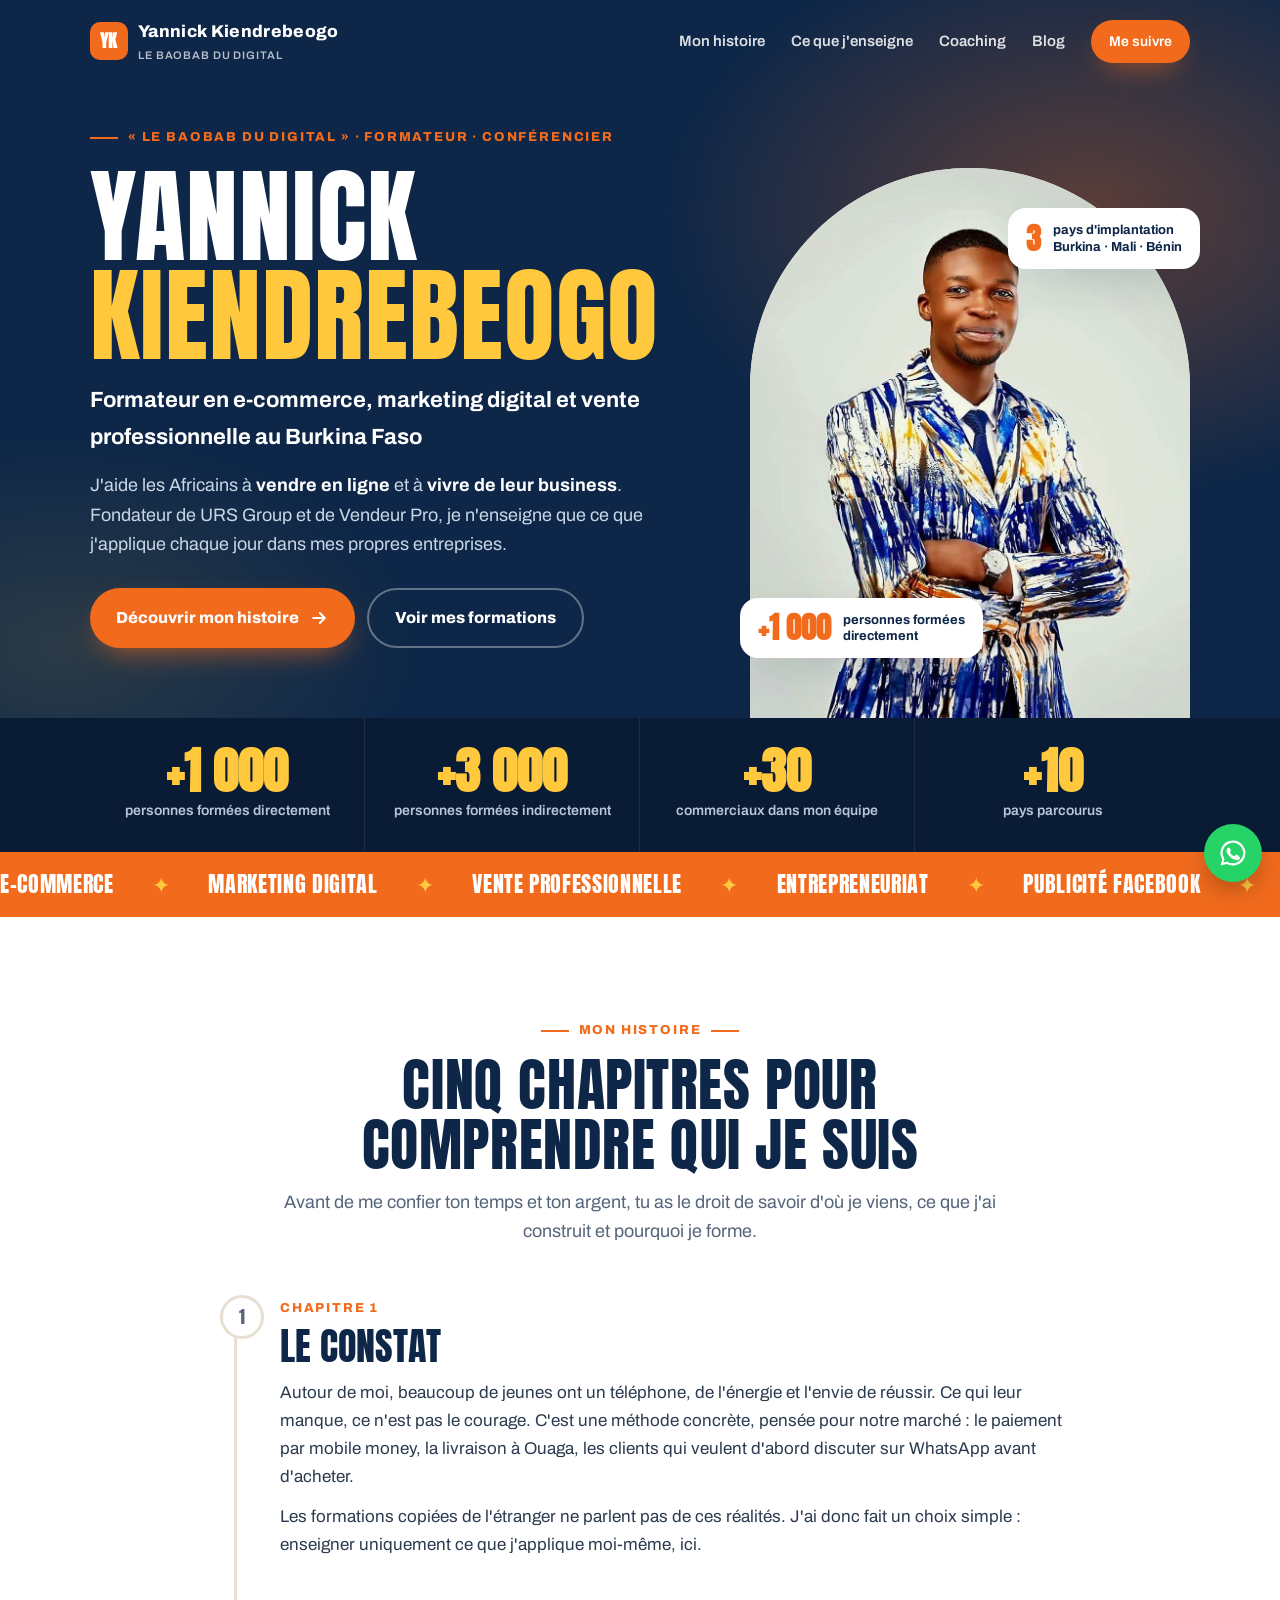
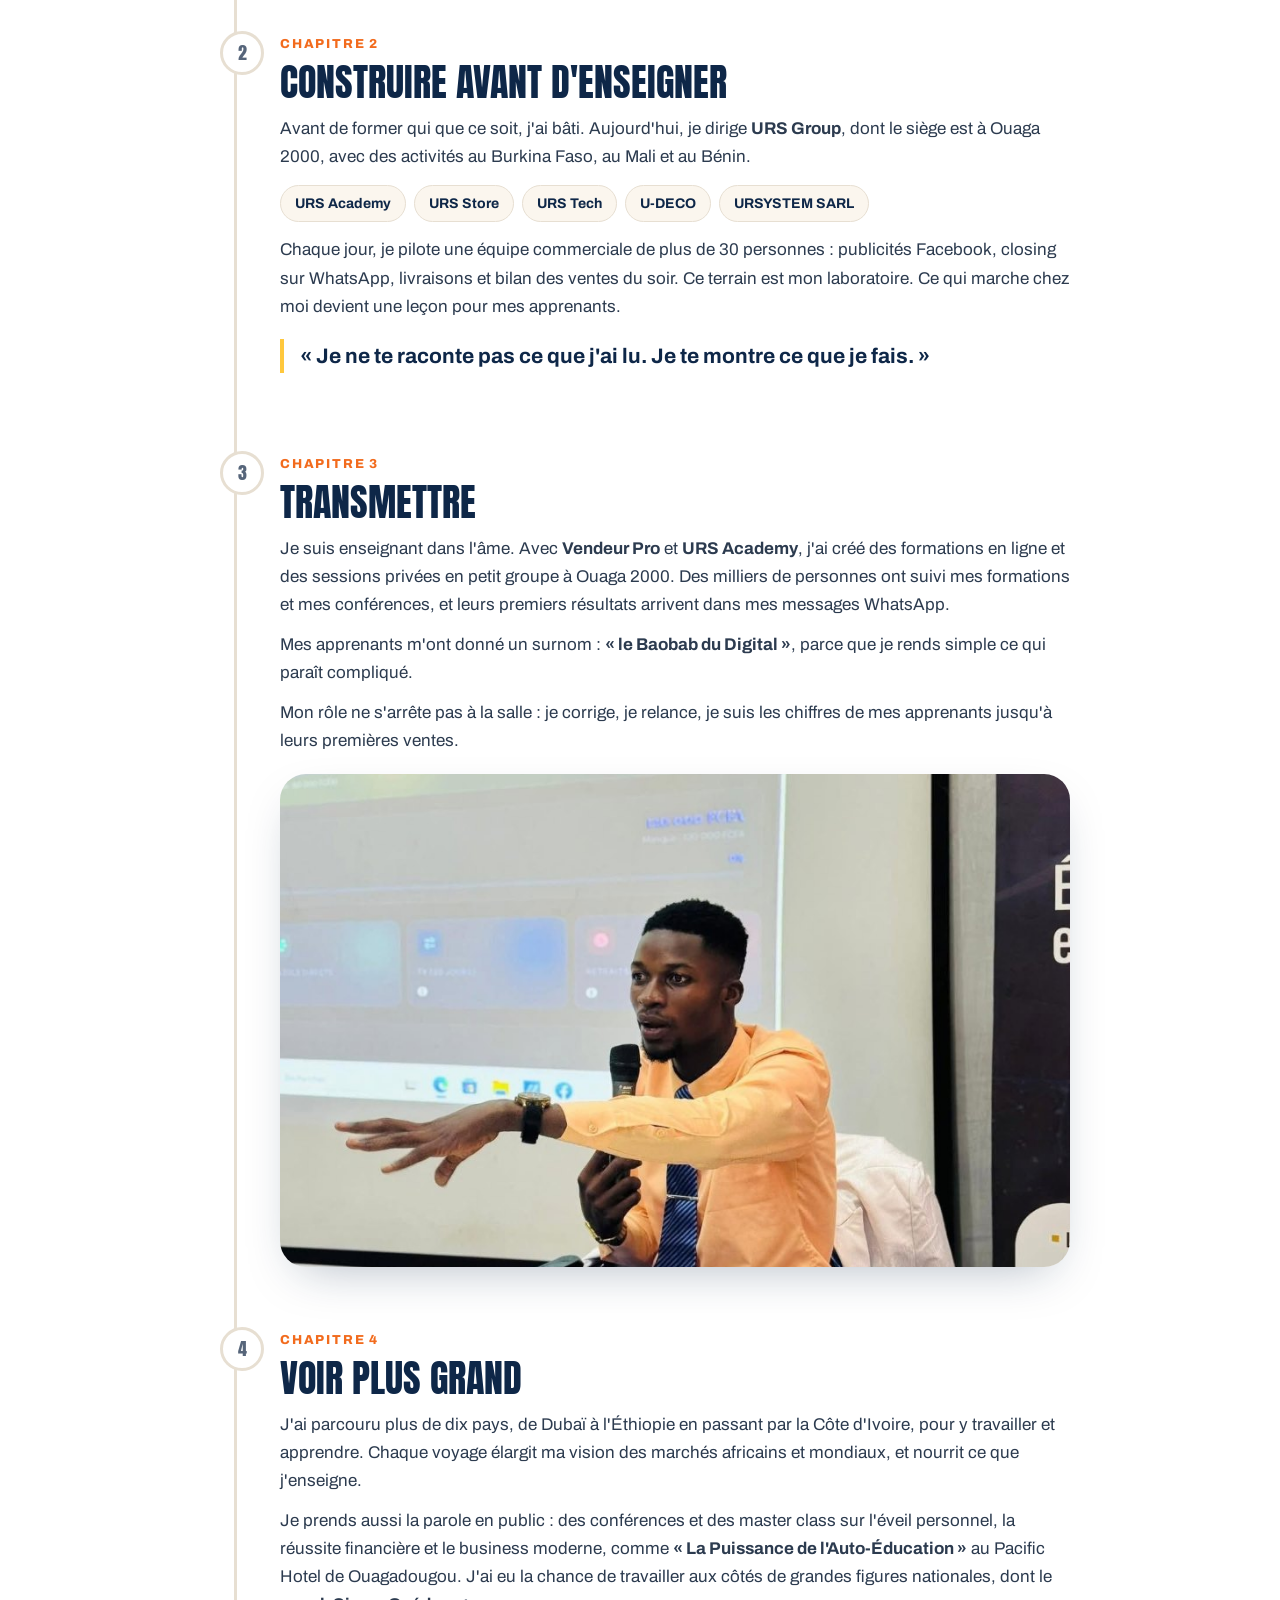
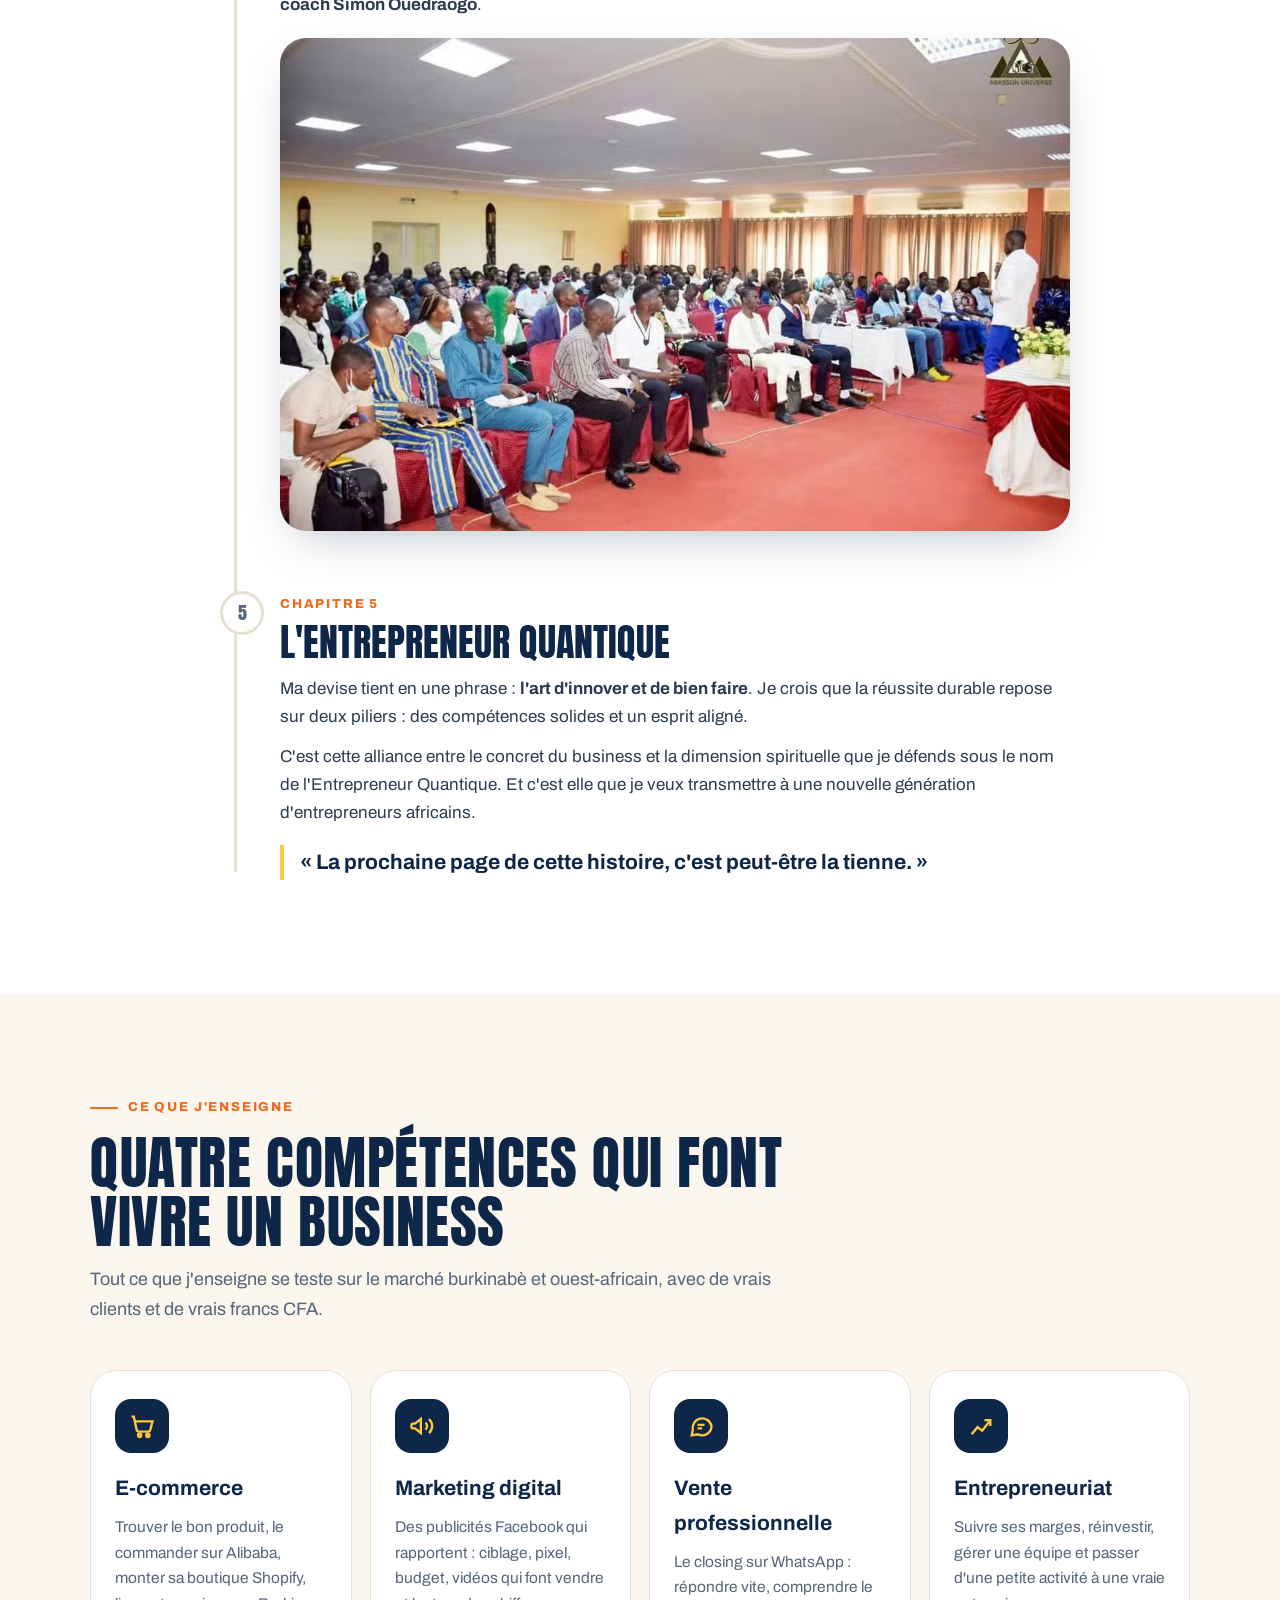
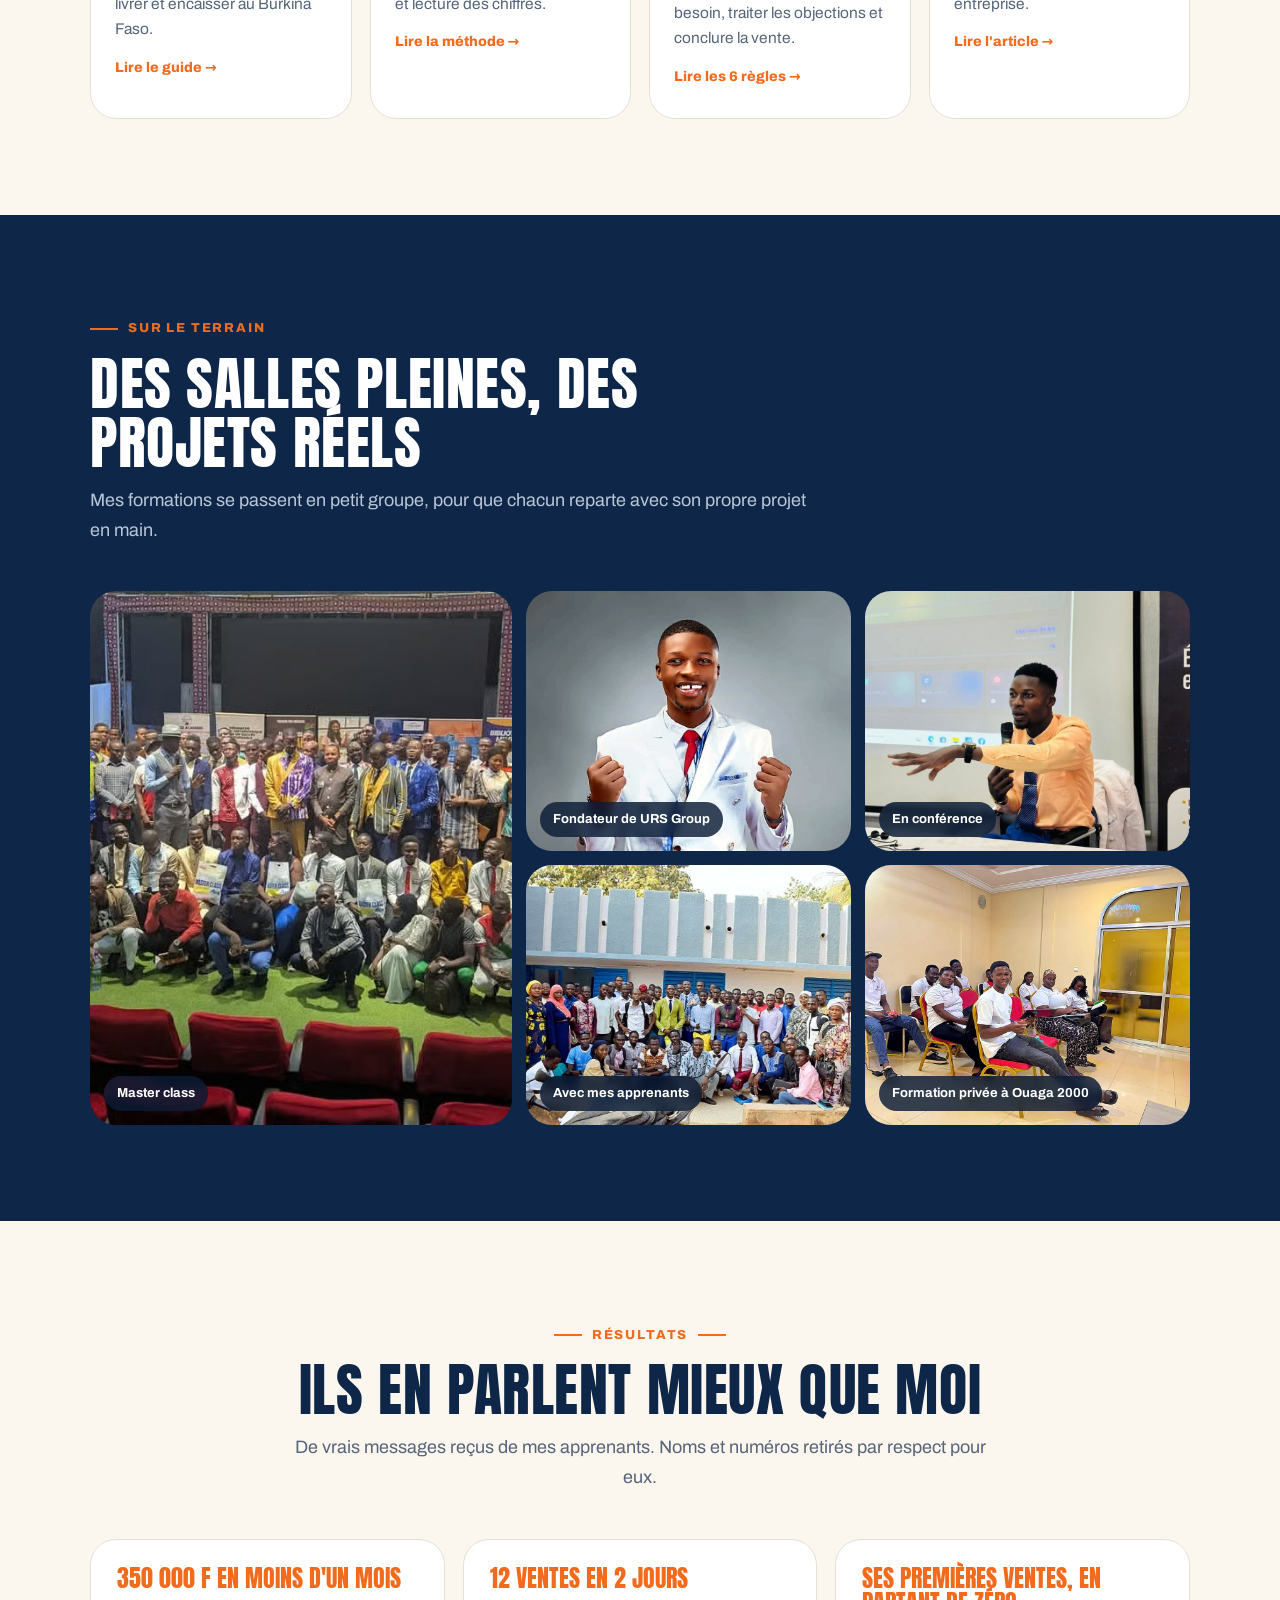
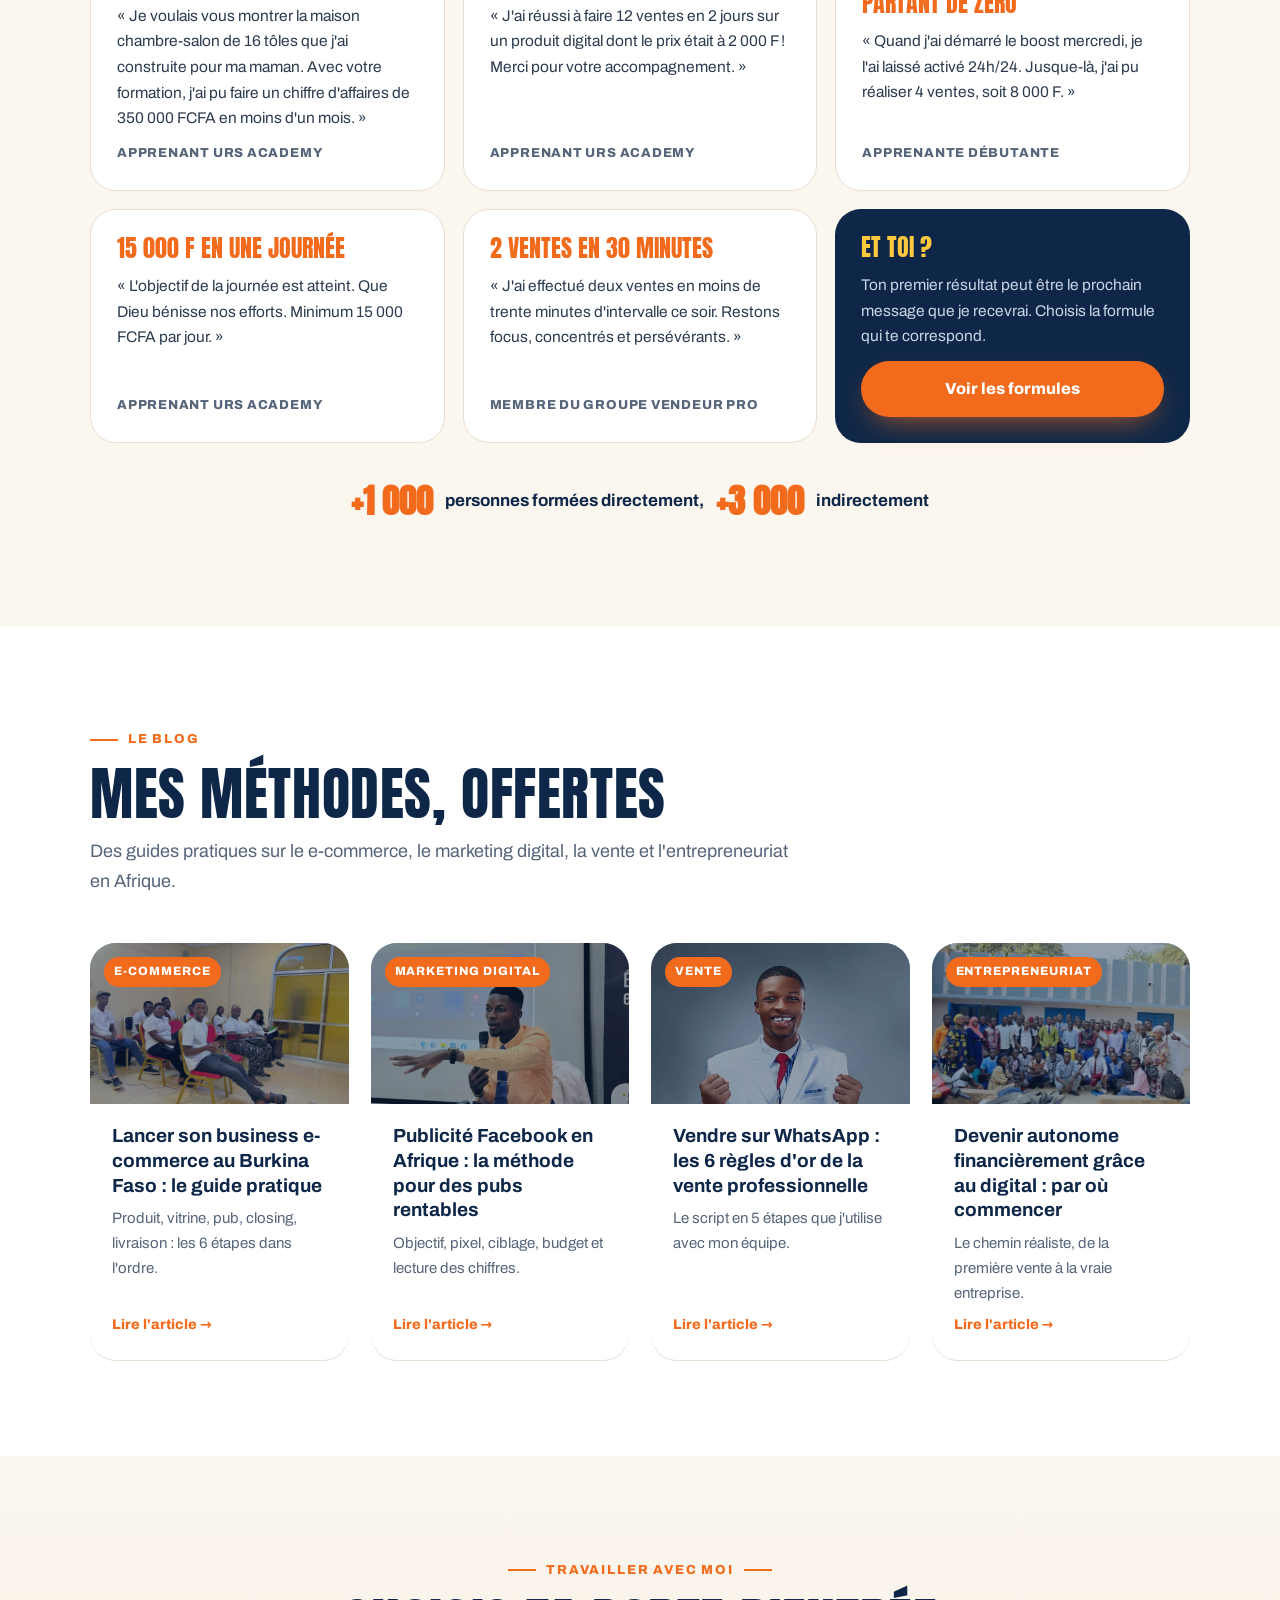
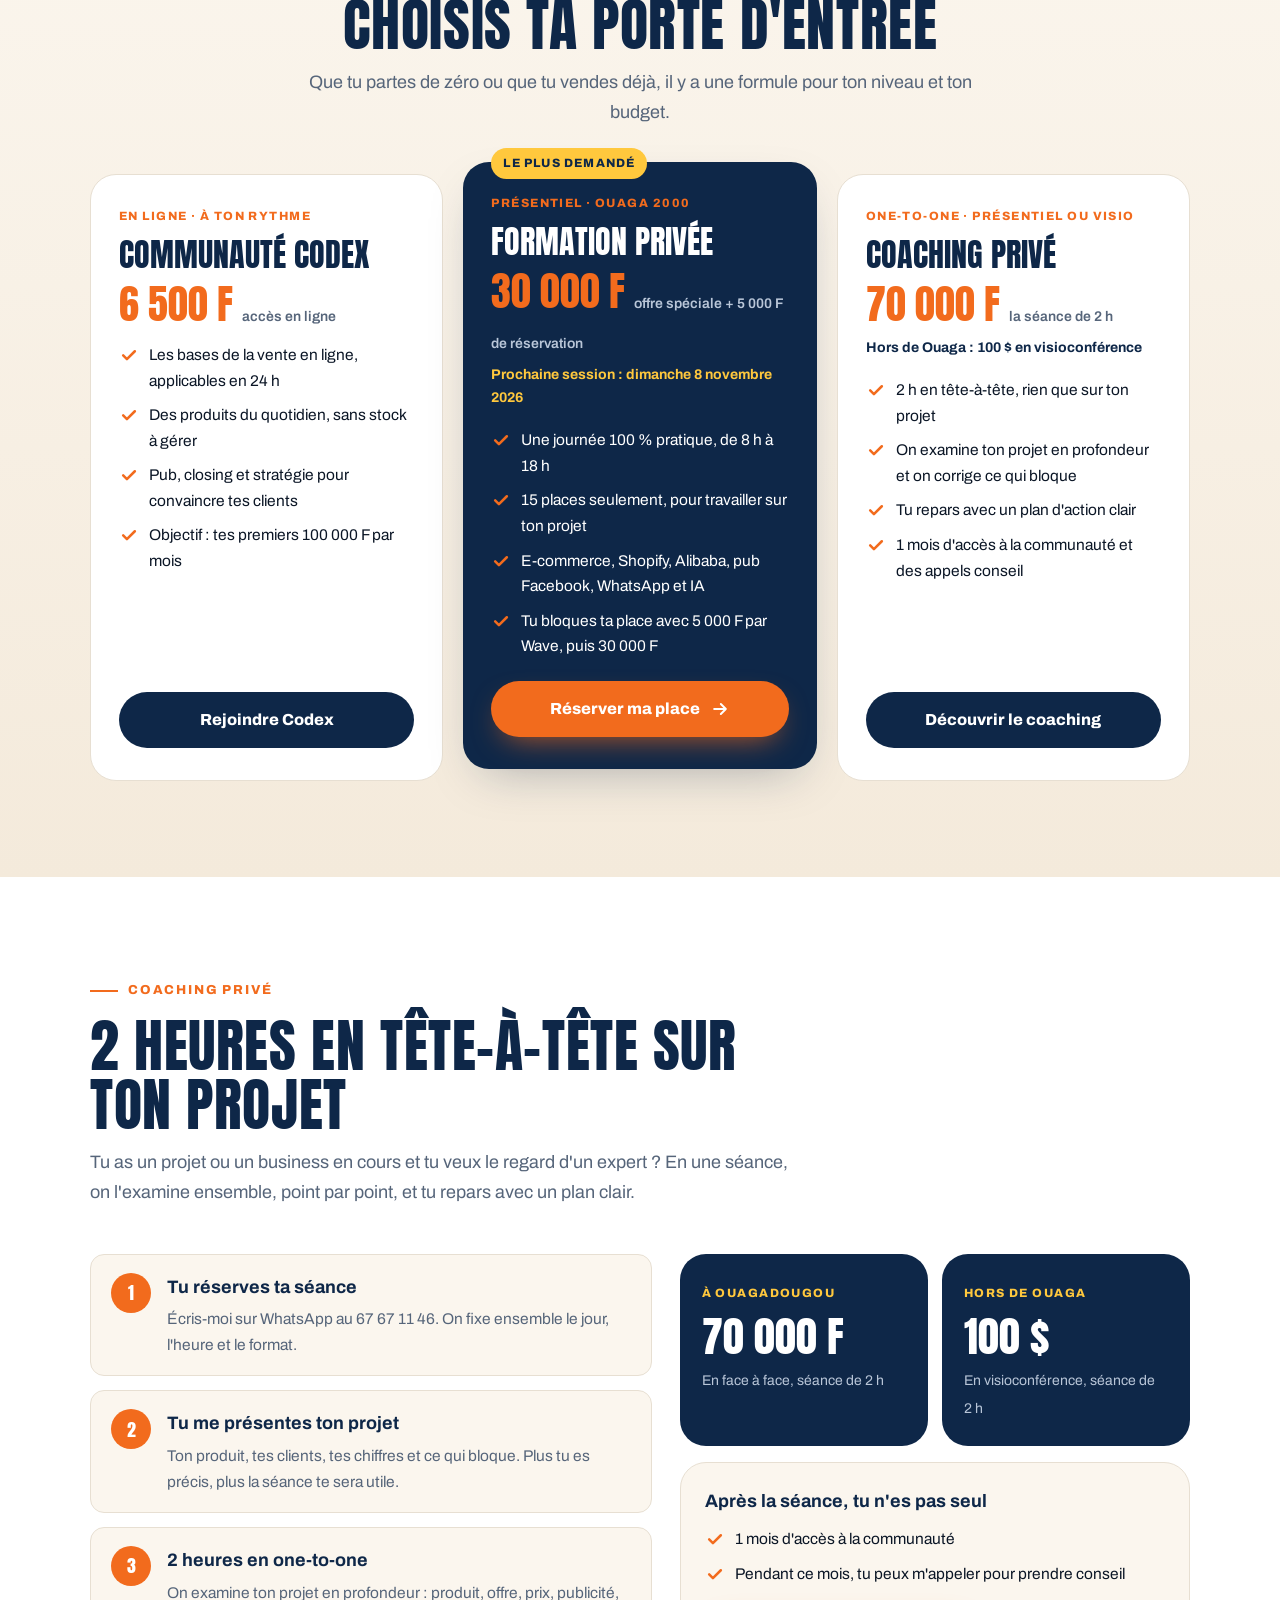
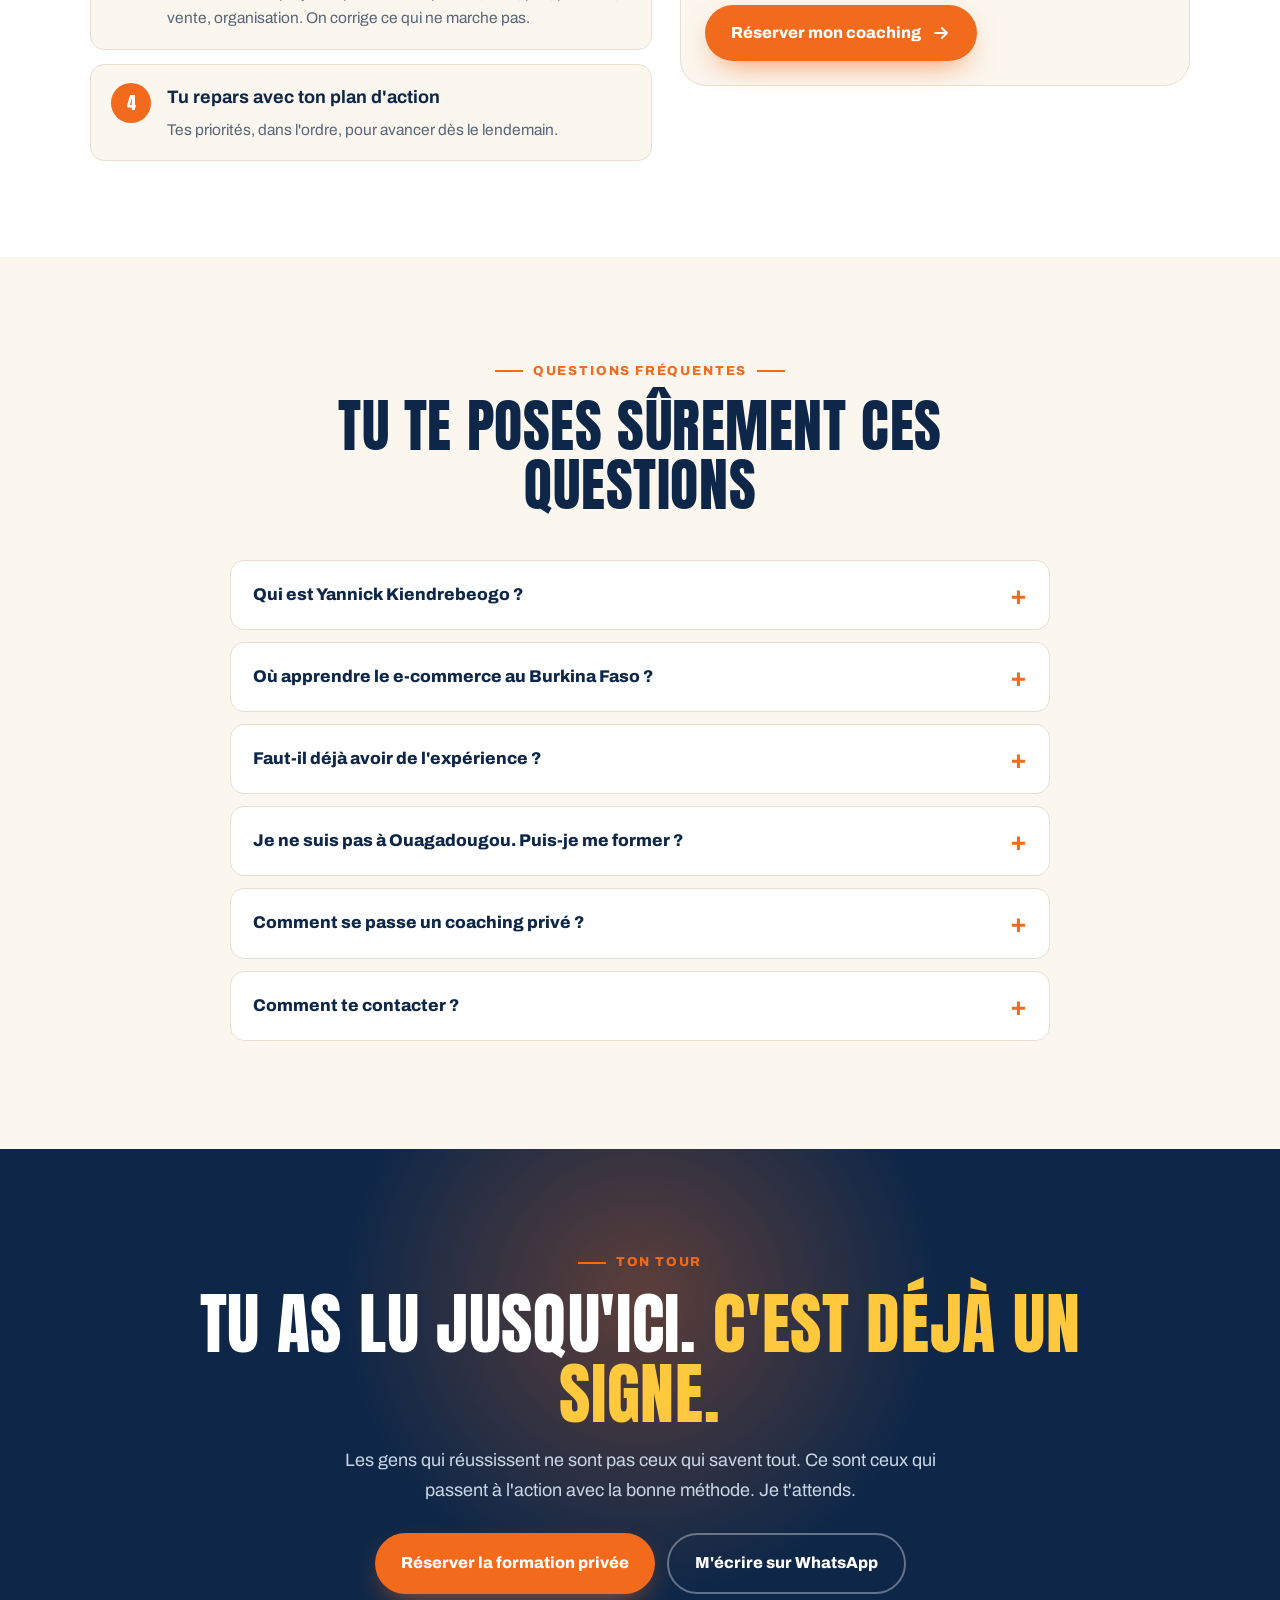
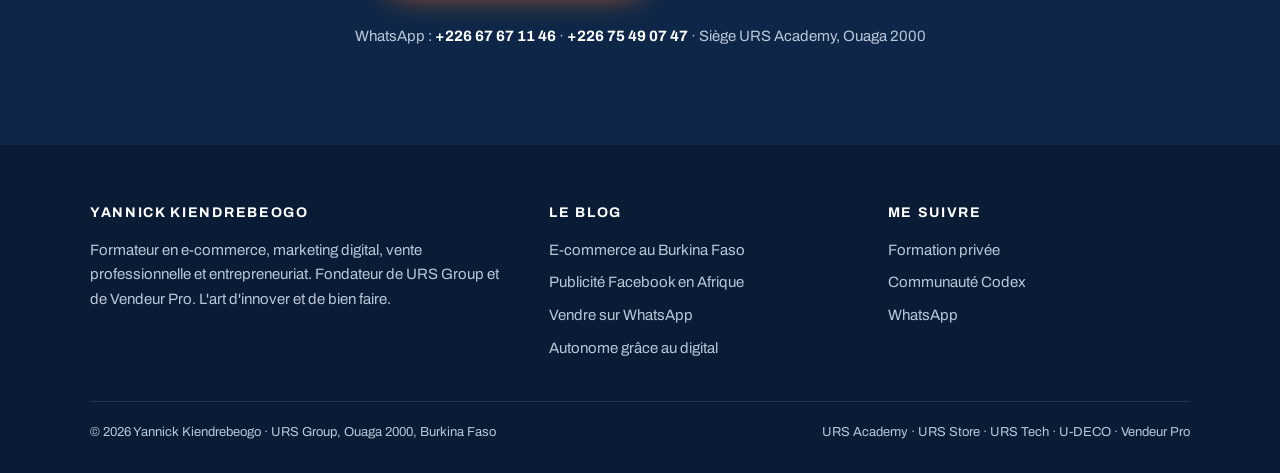
<file: index.html>
<!DOCTYPE html>
<html lang="fr">
<head>
<meta charset="UTF-8">
<meta name="viewport" content="width=device-width, initial-scale=1.0, viewport-fit=cover">
<title>Yannick Kiendrebeogo | Formateur e-commerce et marketing digital au Burkina Faso</title>
<meta name="description" content="Yannick Kiendrebeogo, formateur en e-commerce, marketing digital, vente professionnelle et entrepreneuriat à Ouagadougou. Fondateur de URS Group et de Vendeur Pro. Formations privées, communauté Codex et coaching.">
<meta name="author" content="Yannick Kiendrebeogo">
<meta name="robots" content="index, follow, max-image-preview:large">
<link rel="canonical" href="https://vendeurpro01.github.io/yannick-kiendrebeogo/">
<meta name="theme-color" content="#0E2748">
<meta property="og:type" content="profile">
<meta property="og:locale" content="fr_FR">
<meta property="og:site_name" content="Yannick Kiendrebeogo">
<meta property="og:title" content="Yannick Kiendrebeogo | Formateur e-commerce et marketing digital au Burkina Faso">
<meta property="og:description" content="Fondateur de URS Group et de Vendeur Pro. J'aide les Africains à vendre en ligne et à vivre de leur business.">
<meta property="og:url" content="https://vendeurpro01.github.io/yannick-kiendrebeogo/">
<meta property="og:image" content="https://vendeurpro01.github.io/yannick-kiendrebeogo/og-yannick.jpg">
<meta property="og:image:width" content="1200">
<meta property="og:image:height" content="630">
<meta property="profile:first_name" content="Yannick">
<meta property="profile:last_name" content="Kiendrebeogo">
<meta name="twitter:card" content="summary_large_image">
<link rel="icon" href="data:image/svg+xml,%3Csvg xmlns='http://www.w3.org/2000/svg' viewBox='0 0 64 64'%3E%3Crect width='64' height='64' rx='14' fill='%23F26B1D'/%3E%3Ctext x='32' y='44' font-family='Arial Black,Arial' font-weight='900' font-size='30' fill='white' text-anchor='middle'%3EYK%3C/text%3E%3C/svg%3E">
<link rel="preload" as="font" type="font/woff2" href="anton-400.woff2" crossorigin>
<link rel="preload" as="image" href="yk-hero.jpg">
<link rel="stylesheet" href="style.css">

<script type="application/ld+json">
{
  "@context": "https://schema.org",
  "@graph": [
    {
      "@type": "Person",
      "@id": "https://vendeurpro01.github.io/yannick-kiendrebeogo/#yannick",
      "name": "Yannick Kiendrebeogo",
      "alternateName": ["Le Baobab du Digital", "L'Entrepreneur Quantique"],
      "jobTitle": "Formateur en e-commerce et marketing digital, fondateur de URS Group",
      "description": "Entrepreneur, conférencier et formateur basé à Ouagadougou, surnommé le Baobab du Digital par ses apprenants. Fondateur de URS Group et de Vendeur Pro. Il forme en e-commerce, marketing digital, vente professionnelle et entrepreneuriat.",
      "url": "https://vendeurpro01.github.io/yannick-kiendrebeogo/",
      "image": "https://vendeurpro01.github.io/yannick-kiendrebeogo/yk-formateur.jpg",
      "worksFor": {"@id": "https://vendeurpro01.github.io/yannick-kiendrebeogo/#ursgroup"},
      "homeLocation": {"@type": "Place", "name": "Ouagadougou, Burkina Faso"},
      "knowsAbout": ["E-commerce", "Marketing digital", "Vente professionnelle", "Entrepreneuriat", "Publicité Facebook", "Vente sur WhatsApp", "Shopify", "Alibaba", "Intelligence artificielle"],
      "knowsLanguage": "fr"
    },
    {
      "@type": "Organization",
      "@id": "https://vendeurpro01.github.io/yannick-kiendrebeogo/#ursgroup",
      "name": "URS Group",
      "slogan": "L'art d'innover et de bien faire",
      "founder": {"@id": "https://vendeurpro01.github.io/yannick-kiendrebeogo/#yannick"},
      "address": {"@type": "PostalAddress", "streetAddress": "Ouaga 2000", "addressLocality": "Ouagadougou", "addressCountry": "BF"},
      "areaServed": ["Burkina Faso", "Mali", "Bénin"],
      "telephone": "+226 67 67 11 46",
      "subOrganization": [
        {"@type": "EducationalOrganization", "name": "URS Academy"},
        {"@type": "Organization", "name": "URS Store"},
        {"@type": "Organization", "name": "URS Tech"},
        {"@type": "Organization", "name": "U-DECO"},
        {"@type": "Organization", "name": "Vendeur Pro"}
      ]
    },
    {
      "@type": "WebSite",
      "@id": "https://vendeurpro01.github.io/yannick-kiendrebeogo/#site",
      "url": "https://vendeurpro01.github.io/yannick-kiendrebeogo/",
      "name": "Yannick Kiendrebeogo",
      "inLanguage": "fr",
      "publisher": {"@id": "https://vendeurpro01.github.io/yannick-kiendrebeogo/#yannick"}
    },
    {
      "@type": "FAQPage",
      "mainEntity": [
        {"@type": "Question", "name": "Qui est Yannick Kiendrebeogo ?", "acceptedAnswer": {"@type": "Answer", "text": "Yannick Kiendrebeogo est un entrepreneur et formateur basé à Ouagadougou, fondateur de URS Group et de Vendeur Pro. Il forme en e-commerce, marketing digital, vente professionnelle et entrepreneuriat, et dirige des activités au Burkina Faso, au Mali et au Bénin."}},
        {"@type": "Question", "name": "Où apprendre le e-commerce au Burkina Faso ?", "acceptedAnswer": {"@type": "Answer", "text": "En présentiel lors des formations privées URS Academy à Ouaga 2000, en petit groupe de 15 personnes, ou en ligne avec la communauté Codex de Yannick Kiendrebeogo."}},
        {"@type": "Question", "name": "Faut-il déjà avoir de l'expérience pour suivre ses formations ?", "acceptedAnswer": {"@type": "Answer", "text": "Non. Les formations partent de zéro et restent 100 % pratiques : choisir un produit, créer sa vitrine, lancer une publicité Facebook et conclure les ventes sur WhatsApp."}},
        {"@type": "Question", "name": "Peut-on se former depuis un autre pays ?", "acceptedAnswer": {"@type": "Answer", "text": "Oui. La communauté Codex se suit en ligne, depuis le Burkina Faso, le Mali, le Bénin ou tout autre pays."}}
      ]
    }
  ]
}
</script>

<style>
  /* ---------- Héros ---------- */
  .hero{background:var(--navy);color:#fff;position:relative;overflow:hidden;padding:120px 0 0}
  .hero::before{content:"";position:absolute;inset:0;background:
    radial-gradient(600px 400px at 85% 30%,rgba(242,107,29,.35),transparent 70%),
    radial-gradient(500px 300px at 5% 90%,rgba(255,200,61,.12),transparent 70%)}
  .hero .grid{position:relative;display:grid;grid-template-columns:1.15fr .85fr;gap:40px;align-items:end}
  .hero-copy{padding-bottom:70px}
  .hero h1{margin:18px 0 16px}
  .hero h1 .name{display:block;font-size:clamp(52px,9vw,104px);line-height:.95}
  .hero h1 .name em{font-style:normal;color:var(--gold)}
  .hero h1 .role{display:block;font-family:'Archivo';text-transform:none;font-size:clamp(18px,2.2vw,22px);font-weight:700;color:#fff;margin-top:18px;letter-spacing:0}
  .hero .lead{font-size:18px;color:#C9D6E6;max-width:560px}
  .hero .lead b{color:#fff}
  .hero .ctas{display:flex;gap:12px;flex-wrap:wrap;margin-top:28px}
  .hero-photo{position:relative;align-self:end}
  .hero-photo .frame{border-radius:240px 240px 0 0;overflow:hidden;background:linear-gradient(180deg,#F3EEE6,#D9D2C6);aspect-ratio:4/5;max-width:440px;margin-left:auto}
  .hero-photo img{width:100%;height:100%;object-fit:cover;object-position:top}
  .hero-photo .badge{position:absolute;left:0;bottom:60px;background:#fff;color:var(--navy);border-radius:18px;padding:14px 18px;box-shadow:var(--shadow);display:flex;gap:12px;align-items:center;animation:float 5s ease-in-out infinite}
  .hero-photo .badge b{font-family:'Anton';font-size:30px;color:var(--orange);line-height:1}
  .hero-photo .badge span{font-size:13px;font-weight:700;line-height:1.25}
  .hero-photo .badge.b2{left:auto;right:-10px;bottom:auto;top:40px;animation-delay:-2.5s}
  @keyframes float{0%,100%{transform:translateY(0)}50%{transform:translateY(-10px)}}
  .hero .in-1,.hero .in-2,.hero .in-3,.hero .in-4{opacity:0;transform:translateY(24px);animation:rise .9s cubic-bezier(.2,.7,.2,1) forwards}
  .hero .in-2{animation-delay:.15s}.hero .in-3{animation-delay:.3s}.hero .in-4{animation-delay:.45s}
  @keyframes rise{to{opacity:1;transform:none}}
  @media (max-width:900px){
    .hero{padding-top:100px}
    .hero .grid{grid-template-columns:1fr}
    .hero-copy{padding-bottom:10px}
    .hero-photo .frame{max-width:340px;margin:0 auto}
    .hero-photo .badge{left:4px;bottom:30px}
    .hero-photo .badge.b2{right:4px}
  }

  /* Chiffres */
  .stats{background:var(--navy-3);color:#fff;position:relative;z-index:2}
  .stats .wrap{display:grid;grid-template-columns:repeat(4,1fr)}
  .stat{padding:28px 18px;border-right:1px solid rgba(255,255,255,.08);text-align:center}
  .stat:last-child{border-right:0}
  .stat b{display:block;font-family:'Anton';font-size:clamp(36px,5vw,50px);color:var(--gold);line-height:1}
  .stat span{font-size:14px;color:#B9C6D8;font-weight:600}
  @media (max-width:760px){.stats .wrap{grid-template-columns:repeat(2,1fr)}.stat:nth-child(2){border-right:0}.stat:nth-child(-n+2){border-bottom:1px solid rgba(255,255,255,.08)}}

  /* Bandeau de mots-clés */
  .marquee{background:var(--orange);color:#fff;overflow:hidden;white-space:nowrap;padding:14px 0}
  .marquee .track{display:inline-flex;gap:38px;animation:scroll 32s linear infinite;font-family:'Anton';text-transform:uppercase;font-size:22px;letter-spacing:.03em}
  .marquee .track span::after{content:"✦";margin-left:38px;color:var(--gold)}
  @keyframes scroll{to{transform:translateX(-50%)}}

  /* Sections */
  section{padding:96px 0}
  .head{max-width:720px;margin-bottom:46px}
  .head h2{font-size:clamp(36px,5.4vw,58px);color:var(--navy);margin:14px 0 14px}
  .head p{font-size:18px;color:var(--muted)}
  .center{text-align:center;margin-left:auto;margin-right:auto}
  .center .eyebrow::after{content:"";width:28px;height:2px;background:currentColor}

  /* Histoire */
  .story{background:var(--paper)}
  .chapters{position:relative;max-width:860px;margin:0 auto;padding-left:70px}
  .chapters .rail{position:absolute;left:24px;top:8px;bottom:8px;width:3px;background:var(--line);border-radius:3px}
  .chapters .rail i{position:absolute;inset:0 0 auto 0;height:0;background:linear-gradient(var(--orange),var(--gold));border-radius:3px}
  .chapter{position:relative;padding-bottom:58px}
  .chapter:last-child{padding-bottom:0}
  .chapter .dot{position:absolute;left:-60px;top:2px;width:44px;height:44px;border-radius:50%;background:var(--paper);border:3px solid var(--line);display:grid;place-items:center;font-family:'Anton';color:var(--muted);font-size:18px;transition:all .5s}
  .chapter.on .dot{border-color:var(--orange);background:var(--orange);color:#fff;transform:scale(1.08)}
  .chapter small{font-weight:800;letter-spacing:.14em;text-transform:uppercase;color:var(--orange);font-size:13px}
  .chapter h3{font-family:'Anton';font-weight:400;text-transform:uppercase;font-size:clamp(28px,4vw,38px);color:var(--navy);line-height:1.05;margin:6px 0 12px}
  .chapter p{color:#2C3B4F;margin-bottom:12px}
  .chapter .quote{font-size:21px;font-weight:700;color:var(--navy);border-left:4px solid var(--gold);padding-left:16px;margin:18px 0}
  .chapter .ents{display:flex;flex-wrap:wrap;gap:8px;margin:14px 0}
  .chapter .ents span{background:var(--cream);border:1px solid var(--line);border-radius:999px;padding:6px 14px;font-size:14px;font-weight:700;color:var(--navy)}
  .chapter .pic{border-radius:var(--r-lg);overflow:hidden;margin-top:18px;box-shadow:var(--shadow)}
  .chapter .pic img{width:100%;height:auto;aspect-ratio:16/10;object-fit:cover}
  @media (max-width:600px){.chapters{padding-left:52px}.chapters .rail{left:16px}.chapter .dot{left:-52px;width:36px;height:36px;font-size:15px}}

  /* Piliers */
  .pillars{display:grid;grid-template-columns:repeat(4,1fr);gap:18px}
  .pillar{background:var(--paper);border-radius:var(--r-lg);padding:28px 24px;border:1px solid var(--line);transition:transform .3s,box-shadow .3s,border-color .3s;position:relative;overflow:hidden}
  .pillar:hover{transform:translateY(-6px);box-shadow:var(--shadow);border-color:transparent}
  .pillar .ic{width:54px;height:54px;border-radius:16px;background:var(--navy);color:var(--gold);display:grid;place-items:center;margin-bottom:18px}
  .pillar .ic svg{width:28px;height:28px}
  .pillar h3{font-size:21px;color:var(--navy);margin-bottom:8px}
  .pillar p{font-size:15.5px;color:var(--muted)}
  .pillar a{display:inline-block;margin-top:14px;font-weight:800;font-size:14px;color:var(--orange);text-decoration:none}
  @media (max-width:980px){.pillars{grid-template-columns:repeat(2,1fr)}}
  @media (max-width:560px){.pillars{grid-template-columns:1fr}}

  /* Galerie */
  .gallery{background:var(--navy);color:#fff}
  .gallery .head h2{color:#fff}
  .gallery .head p{color:#B9C6D8}
  .gal{display:grid;grid-template-columns:1.3fr 1fr 1fr;grid-template-rows:260px 260px;gap:14px}
  .gal figure{border-radius:var(--r-lg);overflow:hidden;position:relative}
  .gal figure:first-child{grid-row:span 2}
  .gal img{width:100%;height:100%;object-fit:cover;transition:transform .8s}
  .gal figure:hover img{transform:scale(1.05)}
  .gal figcaption{position:absolute;left:14px;bottom:14px;background:rgba(10,28,53,.82);backdrop-filter:blur(4px);padding:7px 13px;border-radius:999px;font-size:13px;font-weight:700}
  @media (max-width:760px){.gal{grid-template-columns:1fr 1fr;grid-template-rows:auto}.gal figure{aspect-ratio:1}.gal figure:first-child{grid-column:span 2;grid-row:auto;aspect-ratio:16/11}}

  /* Témoignages */
  .testis{display:grid;grid-template-columns:repeat(3,1fr);gap:18px}
  .testi{background:var(--paper);border-radius:var(--r-lg);padding:26px;border:1px solid var(--line);display:flex;flex-direction:column;gap:12px}
  .testi .res{font-family:'Anton';text-transform:uppercase;font-size:24px;line-height:1.05;color:var(--orange)}
  .testi p{font-size:15.5px;color:#2C3B4F}
  .testi .who{margin-top:auto;font-size:13px;font-weight:800;letter-spacing:.06em;text-transform:uppercase;color:var(--muted)}
  .proof-line{display:flex;align-items:center;justify-content:center;gap:12px;margin-top:30px;font-weight:700;color:var(--navy);text-align:center;flex-wrap:wrap}
  .proof-line b{font-family:'Anton';font-size:34px;color:var(--orange)}
  @media (max-width:900px){.testis{grid-template-columns:1fr 1fr}}
  @media (max-width:600px){.testis{grid-template-columns:1fr}}

  /* Blog */
  .blog{background:var(--paper)}
  .blog .all{margin-top:30px;text-align:center}

  /* Offres */
  .offers-sec{background:linear-gradient(180deg,var(--cream),#F4EADB)}
  .offers{display:grid;grid-template-columns:repeat(3,1fr);gap:20px;align-items:stretch}
  .offer{background:var(--paper);border-radius:var(--r-lg);padding:32px 28px;display:flex;flex-direction:column;gap:12px;border:1px solid var(--line);position:relative}
  .offer.star{background:var(--navy);color:#fff;border:0;transform:translateY(-12px);box-shadow:var(--shadow)}
  .offer .flag{position:absolute;top:-14px;left:28px;background:var(--gold);color:var(--navy);font-weight:800;font-size:12px;letter-spacing:.1em;text-transform:uppercase;padding:6px 12px;border-radius:999px}
  .offer small{font-weight:800;letter-spacing:.12em;text-transform:uppercase;font-size:12px;color:var(--orange)}
  .offer h3{font-family:'Anton';font-weight:400;text-transform:uppercase;font-size:32px;line-height:1.05;color:var(--navy)}
  .offer.star h3{color:#fff}
  .offer .price{font-family:'Anton';font-size:40px;color:var(--orange);line-height:1}
  .offer .price span{font-family:'Archivo';font-size:14px;font-weight:600;color:var(--muted)}
  .offer.star .price span{color:#B9C6D8}
  .offer ul{list-style:none;display:grid;gap:9px;margin:6px 0 10px;font-size:15.5px}
  .offer li{display:flex;gap:10px;align-items:flex-start}
  .offer li svg{flex:none;width:20px;height:20px;color:var(--orange);margin-top:3px}
  .offer .btn{margin-top:auto}
  .offer .when{font-size:14px;font-weight:700;color:var(--gold)}
  @media (max-width:900px){.offers{grid-template-columns:1fr}.offer.star{transform:none}}

  /* Coaching */
  .coach{background:var(--paper)}
  .coach-grid{display:grid;grid-template-columns:1.1fr 1fr;gap:28px;align-items:start}
  .coach-steps{list-style:none;display:grid;gap:14px}
  .coach-steps li{display:flex;gap:16px;align-items:flex-start;background:var(--cream);border:1px solid var(--line);border-radius:var(--r);padding:18px 20px}
  .coach-steps .n{flex:none;width:40px;height:40px;border-radius:50%;background:var(--orange);color:#fff;display:grid;place-items:center;font-family:'Anton';font-size:18px}
  .coach-steps h3{font-size:18px;color:var(--navy);margin-bottom:4px}
  .coach-steps p{font-size:15.5px;color:var(--muted)}
  .coach-side{display:grid;gap:16px}
  .formats{display:grid;grid-template-columns:1fr 1fr;gap:14px}
  .fmt{background:var(--navy);color:#fff;border-radius:var(--r-lg);padding:24px 22px}
  .fmt small{font-weight:800;letter-spacing:.12em;text-transform:uppercase;font-size:12px;color:var(--gold)}
  .fmt b{display:block;font-family:'Anton';font-weight:400;font-size:42px;line-height:1;margin:10px 0 8px;color:#fff}
  .fmt span{font-size:14px;color:#B9C6D8}
  .coach-plus{background:var(--cream);border:1px solid var(--line);border-radius:var(--r-lg);padding:24px}
  .coach-plus h3{font-size:18px;color:var(--navy);margin-bottom:10px}
  .coach-plus ul{list-style:none;display:grid;gap:9px;font-size:15.5px;margin-bottom:18px}
  .coach-plus li{display:flex;gap:10px;align-items:flex-start}
  .coach-plus li svg{flex:none;width:20px;height:20px;color:var(--orange);margin-top:3px}
  @media (max-width:900px){.coach-grid{grid-template-columns:1fr}}
  @media (max-width:480px){.formats{grid-template-columns:1fr}}

  /* FAQ */
  .faq{max-width:820px;margin:0 auto}
  .faq details{background:var(--paper);border:1px solid var(--line);border-radius:var(--r);margin-bottom:12px;overflow:hidden}
  .faq summary{list-style:none;cursor:pointer;padding:20px 56px 20px 22px;font-weight:800;color:var(--navy);position:relative;font-size:17px}
  .faq summary::-webkit-details-marker{display:none}
  .faq summary::after{content:"+";position:absolute;right:22px;top:50%;transform:translateY(-50%);font-size:26px;color:var(--orange);transition:transform .3s}
  .faq details[open] summary::after{transform:translateY(-50%) rotate(45deg)}
  .faq details p{padding:0 22px 20px;color:#2C3B4F}

  /* Appel final */
  .final{background:var(--navy);color:#fff;text-align:center;position:relative;overflow:hidden}
  .final::before{content:"";position:absolute;left:50%;top:-200px;width:700px;height:700px;transform:translateX(-50%);background:radial-gradient(circle,rgba(242,107,29,.35),transparent 60%)}
  .final .wrap{position:relative}
  .final h2{font-size:clamp(38px,6vw,68px);margin:16px auto 18px;max-width:900px}
  .final h2 em{font-style:normal;color:var(--gold)}
  .final p{color:#C9D6E6;font-size:18px;max-width:620px;margin:0 auto 28px}
  .final .ctas{display:flex;gap:12px;justify-content:center;flex-wrap:wrap}
  .final .contact{margin-top:30px;font-size:15px;color:#B9C6D8}
  .final .contact a{color:#fff;font-weight:700;text-decoration:none}
</style>

<!-- Pixel Meta (URS Academy) : permet de recibler les visiteurs du blog avec les pubs des formations -->
<script>
!function(f,b,e,v,n,t,s){if(f.fbq)return;n=f.fbq=function(){n.callMethod?n.callMethod.apply(n,arguments):n.queue.push(arguments)};if(!f._fbq)f._fbq=n;n.push=n;n.loaded=!0;n.version='2.0';n.queue=[];t=b.createElement(e);t.async=!0;t.src=v;s=b.getElementsByTagName(e)[0];s.parentNode.insertBefore(t,s)}(window,document,'script','https://connect.facebook.net/en_US/fbevents.js');
fbq('init','1073096111999430');fbq('track','PageView');
</script>
</head>
<body>

<svg width="0" height="0" style="position:absolute" aria-hidden="true">
  <symbol id="i-check" viewBox="0 0 24 24" fill="none" stroke="currentColor" stroke-width="3" stroke-linecap="round" stroke-linejoin="round"><path d="M5 12.5l4.5 4.5L19 7.5"/></symbol>
  <symbol id="i-wa" viewBox="0 0 24 24" fill="currentColor"><path d="M12 2a10 10 0 00-8.6 15.1L2 22l5-1.3A10 10 0 1012 2zm0 18.2c-1.5 0-3-.4-4.3-1.2l-.3-.2-3 .8.8-2.9-.2-.3A8.2 8.2 0 1112 20.2zm4.5-6.1c-.2-.1-1.5-.7-1.7-.8-.2-.1-.4-.1-.6.1l-.8 1c-.1.2-.3.2-.5.1a6.7 6.7 0 01-3.3-2.9c-.2-.4.2-.4.7-1.3.1-.2 0-.3 0-.4l-.8-1.8c-.2-.5-.4-.4-.6-.4h-.5c-.2 0-.5.1-.7.3-.2.3-.9.9-.9 2.2s1 2.6 1.1 2.7c.1.2 1.9 2.9 4.6 4.1 1.7.7 2.4.8 3.2.7.5-.1 1.5-.6 1.7-1.2.2-.6.2-1.1.1-1.2 0-.1-.2-.2-.5-.3z"/></symbol>
  <symbol id="i-arrow" viewBox="0 0 24 24" fill="none" stroke="currentColor" stroke-width="2.4" stroke-linecap="round" stroke-linejoin="round"><path d="M5 12h14M13 6l6 6-6 6"/></symbol>
</svg>

<nav class="nav" id="nav">
  <div class="wrap">
    <a class="brand" href="./"><span class="mono">YK</span><span>Yannick Kiendrebeogo<small>Le Baobab du Digital</small></span></a>
    <div class="nav-links">
      <a href="#histoire">Mon histoire</a>
      <a href="#enseigne">Ce que j'enseigne</a>
      <a href="#coaching">Coaching</a>
      <a href="blog.html">Blog</a>
      <a class="btn btn-primary" href="#offres">Me suivre</a>
    </div>
  </div>
</nav>

<header class="hero">
  <div class="wrap grid">
    <div class="hero-copy">
      <span class="eyebrow in-1">« Le Baobab du Digital » · Formateur · Conférencier</span>
      <h1 class="in-2"><span class="name display">Yannick <em>Kiendrebeogo</em></span><span class="role">Formateur en e-commerce, marketing digital et vente professionnelle au Burkina Faso</span></h1>
      <p class="lead in-3">J'aide les Africains à <b>vendre en ligne</b> et à <b>vivre de leur business</b>. Fondateur de URS Group et de Vendeur Pro, je n'enseigne que ce que j'applique chaque jour dans mes propres entreprises.</p>
      <div class="ctas in-4">
        <a class="btn btn-primary" href="#histoire">Découvrir mon histoire <svg><use href="#i-arrow"/></svg></a>
        <a class="btn btn-ghost" href="#offres">Voir mes formations</a>
      </div>
    </div>
    <div class="hero-photo in-3">
      <div class="frame"><img src="yk-hero.jpg" alt="Yannick Kiendrebeogo, formateur en e-commerce à Ouagadougou" width="900" height="1125"></div>
      <div class="badge"><b>+1&#160;000</b><span>personnes formées<br>directement</span></div>
      <div class="badge b2"><b>3</b><span>pays d'implantation<br>Burkina · Mali · Bénin</span></div>
    </div>
  </div>
</header>

<div class="stats">
  <div class="wrap">
    <div class="stat"><b data-count="1000" data-prefix="+">+1&#160;000</b><span>personnes formées directement</span></div>
    <div class="stat"><b data-count="3000" data-prefix="+">+3&#160;000</b><span>personnes formées indirectement</span></div>
    <div class="stat"><b data-count="30" data-prefix="+">+30</b><span>commerciaux dans mon équipe</span></div>
    <div class="stat"><b data-count="10" data-prefix="+">+10</b><span>pays parcourus</span></div>
  </div>
</div>

<div class="marquee" aria-hidden="true">
  <div class="track">
    <span>E-commerce</span><span>Marketing digital</span><span>Vente professionnelle</span><span>Entrepreneuriat</span><span>Publicité Facebook</span><span>Shopify</span><span>Alibaba</span><span>Intelligence artificielle</span>
    <span>E-commerce</span><span>Marketing digital</span><span>Vente professionnelle</span><span>Entrepreneuriat</span><span>Publicité Facebook</span><span>Shopify</span><span>Alibaba</span><span>Intelligence artificielle</span>
  </div>
</div>

<!-- ================= HISTOIRE ================= -->
<section class="story" id="histoire">
  <div class="wrap">
    <div class="head center reveal">
      <span class="eyebrow">Mon histoire</span>
      <h2 class="display">Cinq chapitres pour comprendre qui je suis</h2>
      <p>Avant de me confier ton temps et ton argent, tu as le droit de savoir d'où je viens, ce que j'ai construit et pourquoi je forme.</p>
    </div>

    <div class="chapters" id="chapters">
      <div class="rail"><i id="railFill"></i></div>

      <article class="chapter reveal">
        <div class="dot">1</div>
        <small>Chapitre 1</small>
        <h3>Le constat</h3>
        <p>Autour de moi, beaucoup de jeunes ont un téléphone, de l'énergie et l'envie de réussir. Ce qui leur manque, ce n'est pas le courage. C'est une méthode concrète, pensée pour notre marché : le paiement par mobile money, la livraison à Ouaga, les clients qui veulent d'abord discuter sur WhatsApp avant d'acheter.</p>
        <p>Les formations copiées de l'étranger ne parlent pas de ces réalités. J'ai donc fait un choix simple : enseigner uniquement ce que j'applique moi-même, ici.</p>
      </article>

      <article class="chapter reveal">
        <div class="dot">2</div>
        <small>Chapitre 2</small>
        <h3>Construire avant d'enseigner</h3>
        <p>Avant de former qui que ce soit, j'ai bâti. Aujourd'hui, je dirige <strong>URS Group</strong>, dont le siège est à Ouaga 2000, avec des activités au Burkina Faso, au Mali et au Bénin.</p>
        <div class="ents"><span>URS Academy</span><span>URS Store</span><span>URS Tech</span><span>U-DECO</span><span>URSYSTEM SARL</span></div>
        <p>Chaque jour, je pilote une équipe commerciale de plus de 30 personnes : publicités Facebook, closing sur WhatsApp, livraisons et bilan des ventes du soir. Ce terrain est mon laboratoire. Ce qui marche chez moi devient une leçon pour mes apprenants.</p>
        <p class="quote">« Je ne te raconte pas ce que j'ai lu. Je te montre ce que je fais. »</p>
      </article>

      <article class="chapter reveal">
        <div class="dot">3</div>
        <small>Chapitre 3</small>
        <h3>Transmettre</h3>
        <p>Je suis enseignant dans l'âme. Avec <strong>Vendeur Pro</strong> et <strong>URS Academy</strong>, j'ai créé des formations en ligne et des sessions privées en petit groupe à Ouaga 2000. Des milliers de personnes ont suivi mes formations et mes conférences, et leurs premiers résultats arrivent dans mes messages WhatsApp.</p>
        <p>Mes apprenants m'ont donné un surnom : <strong>« le Baobab du Digital »</strong>, parce que je rends simple ce qui paraît compliqué.</p>
        <p>Mon rôle ne s'arrête pas à la salle : je corrige, je relance, je suis les chiffres de mes apprenants jusqu'à leurs premières ventes.</p>
        <div class="pic"><img src="yannick-kiendrebeogo-conferencier.jpg" alt="Yannick Kiendrebeogo en pleine formation e-commerce à Ouagadougou" loading="lazy" width="900" height="1200" style="object-position:center 50%"></div>
      </article>

      <article class="chapter reveal">
        <div class="dot">4</div>
        <small>Chapitre 4</small>
        <h3>Voir plus grand</h3>
        <p>J'ai parcouru plus de dix pays, de Dubaï à l'Éthiopie en passant par la Côte d'Ivoire, pour y travailler et apprendre. Chaque voyage élargit ma vision des marchés africains et mondiaux, et nourrit ce que j'enseigne.</p>
        <p>Je prends aussi la parole en public : des conférences et des master class sur l'éveil personnel, la réussite financière et le business moderne, comme <strong>« La Puissance de l'Auto-Éducation »</strong> au Pacific Hotel de Ouagadougou. J'ai eu la chance de travailler aux côtés de grandes figures nationales, dont le <strong>coach Simon Ouédraogo</strong>.</p>
        <div class="pic"><img src="conference-salle.jpg" alt="Yannick Kiendrebeogo en conférence devant une salle comble" loading="lazy" width="1080" height="770"></div>
      </article>

      <article class="chapter reveal">
        <div class="dot">5</div>
        <small>Chapitre 5</small>
        <h3>L'Entrepreneur Quantique</h3>
        <p>Ma devise tient en une phrase : <strong>l'art d'innover et de bien faire</strong>. Je crois que la réussite durable repose sur deux piliers : des compétences solides et un esprit aligné.</p>
        <p>C'est cette alliance entre le concret du business et la dimension spirituelle que je défends sous le nom de l'Entrepreneur Quantique. Et c'est elle que je veux transmettre à une nouvelle génération d'entrepreneurs africains.</p>
        <p class="quote">« La prochaine page de cette histoire, c'est peut-être la tienne. »</p>
      </article>
    </div>
  </div>
</section>

<!-- ================= CE QUE J'ENSEIGNE ================= -->
<section id="enseigne">
  <div class="wrap">
    <div class="head reveal">
      <span class="eyebrow">Ce que j'enseigne</span>
      <h2 class="display">Quatre compétences qui font vivre un business</h2>
      <p>Tout ce que j'enseigne se teste sur le marché burkinabè et ouest-africain, avec de vrais clients et de vrais francs CFA.</p>
    </div>
    <div class="pillars">
      <div class="pillar reveal">
        <div class="ic"><svg viewBox="0 0 24 24" fill="none" stroke="currentColor" stroke-width="2"><path d="M3 4h2l2.4 11.2a2 2 0 002 1.6h7.7a2 2 0 002-1.5L21 8H6"/><circle cx="10" cy="20" r="1.4"/><circle cx="17" cy="20" r="1.4"/></svg></div>
        <h3>E-commerce</h3>
        <p>Trouver le bon produit, le commander sur Alibaba, monter sa boutique Shopify, livrer et encaisser au Burkina Faso.</p>
        <a href="e-commerce-burkina-faso.html">Lire le guide →</a>
      </div>
      <div class="pillar reveal d1">
        <div class="ic"><svg viewBox="0 0 24 24" fill="none" stroke="currentColor" stroke-width="2"><path d="M3 11v2a1 1 0 001 1h2l5 4V6L6 10H4a1 1 0 00-1 1z"/><path d="M15 9a4 4 0 010 6M18 6a8 8 0 010 12"/></svg></div>
        <h3>Marketing digital</h3>
        <p>Des publicités Facebook qui rapportent : ciblage, pixel, budget, vidéos qui font vendre et lecture des chiffres.</p>
        <a href="publicite-facebook-afrique.html">Lire la méthode →</a>
      </div>
      <div class="pillar reveal d2">
        <div class="ic"><svg viewBox="0 0 24 24" fill="none" stroke="currentColor" stroke-width="2"><path d="M21 12a8 8 0 01-11.6 7.1L4 20l1-4.6A8 8 0 1121 12z"/><path d="M9 11h6M9 14h4"/></svg></div>
        <h3>Vente professionnelle</h3>
        <p>Le closing sur WhatsApp : répondre vite, comprendre le besoin, traiter les objections et conclure la vente.</p>
        <a href="vente-whatsapp-closing.html">Lire les 6 règles →</a>
      </div>
      <div class="pillar reveal d3">
        <div class="ic"><svg viewBox="0 0 24 24" fill="none" stroke="currentColor" stroke-width="2"><path d="M4 19l5-6 4 3 7-9"/><path d="M15 7h5v5"/></svg></div>
        <h3>Entrepreneuriat</h3>
        <p>Suivre ses marges, réinvestir, gérer une équipe et passer d'une petite activité à une vraie entreprise.</p>
        <a href="devenir-autonome-financierement-digital.html">Lire l'article →</a>
      </div>
    </div>
  </div>
</section>

<!-- ================= GALERIE ================= -->
<section class="gallery">
  <div class="wrap">
    <div class="head reveal">
      <span class="eyebrow">Sur le terrain</span>
      <h2 class="display">Des salles pleines, des projets réels</h2>
      <p>Mes formations se passent en petit groupe, pour que chacun reparte avec son propre projet en main.</p>
    </div>
    <div class="gal reveal">
      <figure><img src="masterclass-groupe.jpg" alt="Yannick Kiendrebeogo avec les participants d'une master class" loading="lazy"><figcaption>Master class</figcaption></figure>
      <figure><img src="yk-formateur.jpg" alt="Yannick Kiendrebeogo, fondateur de URS Group" loading="lazy" style="object-position:top"><figcaption>Fondateur de URS Group</figcaption></figure>
      <figure><img src="yannick-kiendrebeogo-conferencier.jpg" alt="Yannick Kiendrebeogo en conférence, micro en main" loading="lazy" style="object-position:center 55%"><figcaption>En conférence</figcaption></figure>
      <figure><img src="session-groupe.jpg" alt="Yannick Kiendrebeogo avec une promotion d'apprenants" loading="lazy"><figcaption>Avec mes apprenants</figcaption></figure>
      <figure><img src="session-salle.jpg" alt="Session de formation privée URS Academy à Ouaga 2000" loading="lazy"><figcaption>Formation privée à Ouaga 2000</figcaption></figure>
    </div>
  </div>
</section>

<!-- ================= TÉMOIGNAGES ================= -->
<section id="resultats">
  <div class="wrap">
    <div class="head center reveal">
      <span class="eyebrow">Résultats</span>
      <h2 class="display">Ils en parlent mieux que moi</h2>
      <p>De vrais messages reçus de mes apprenants. Noms et numéros retirés par respect pour eux.</p>
    </div>
    <div class="testis">
      <div class="testi reveal"><div class="res">350 000 F en moins d'un mois</div><p>« Je voulais vous montrer la maison chambre-salon de 16 tôles que j'ai construite pour ma maman. Avec votre formation, j'ai pu faire un chiffre d'affaires de 350 000 FCFA en moins d'un mois. »</p><div class="who">Apprenant URS Academy</div></div>
      <div class="testi reveal d1"><div class="res">12 ventes en 2 jours</div><p>« J'ai réussi à faire 12 ventes en 2 jours sur un produit digital dont le prix était à 2 000 F ! Merci pour votre accompagnement. »</p><div class="who">Apprenant URS Academy</div></div>
      <div class="testi reveal d2"><div class="res">Ses premières ventes, en partant de zéro</div><p>« Quand j'ai démarré le boost mercredi, je l'ai laissé activé 24h/24. Jusque-là, j'ai pu réaliser 4 ventes, soit 8 000 F. »</p><div class="who">Apprenante débutante</div></div>
      <div class="testi reveal"><div class="res">15 000 F en une journée</div><p>« L'objectif de la journée est atteint. Que Dieu bénisse nos efforts. Minimum 15 000 FCFA par jour. »</p><div class="who">Apprenant URS Academy</div></div>
      <div class="testi reveal d1"><div class="res">2 ventes en 30 minutes</div><p>« J'ai effectué deux ventes en moins de trente minutes d'intervalle ce soir. Restons focus, concentrés et persévérants. »</p><div class="who">Membre du groupe Vendeur Pro</div></div>
      <div class="testi reveal d2" style="background:var(--navy);color:#fff;border:0"><div class="res" style="color:var(--gold)">Et toi ?</div><p style="color:#C9D6E6">Ton premier résultat peut être le prochain message que je recevrai. Choisis la formule qui te correspond.</p><a class="btn btn-primary" href="#offres" style="margin-top:auto">Voir les formules</a></div>
    </div>
    <div class="proof-line reveal"><b>+1&#160;000</b> personnes formées directement, <b>+3&#160;000</b> indirectement</div>
  </div>
</section>

<!-- ================= BLOG ================= -->
<section class="blog" id="blog">
  <div class="wrap">
    <div class="head reveal">
      <span class="eyebrow">Le blog</span>
      <h2 class="display">Mes méthodes, offertes</h2>
      <p>Des guides pratiques sur le e-commerce, le marketing digital, la vente et l'entrepreneuriat en Afrique.</p>
    </div>
    <div class="cards">
      <a class="card reveal" href="e-commerce-burkina-faso.html"><div class="thumb"><img src="session-salle.jpg" alt="" loading="lazy"><span class="tag">E-commerce</span></div><div class="body"><h3>Lancer son business e-commerce au Burkina Faso : le guide pratique</h3><p>Produit, vitrine, pub, closing, livraison : les 6 étapes dans l'ordre.</p><span class="more">Lire l'article →</span></div></a>
      <a class="card reveal d1" href="publicite-facebook-afrique.html"><div class="thumb"><img src="yannick-kiendrebeogo-conferencier.jpg" alt="" loading="lazy" style="object-position:center 50%"><span class="tag">Marketing digital</span></div><div class="body"><h3>Publicité Facebook en Afrique : la méthode pour des pubs rentables</h3><p>Objectif, pixel, ciblage, budget et lecture des chiffres.</p><span class="more">Lire l'article →</span></div></a>
      <a class="card reveal d2" href="vente-whatsapp-closing.html"><div class="thumb"><img src="yk-formateur.jpg" alt="" loading="lazy" style="object-position:top"><span class="tag">Vente</span></div><div class="body"><h3>Vendre sur WhatsApp : les 6 règles d'or de la vente professionnelle</h3><p>Le script en 5 étapes que j'utilise avec mon équipe.</p><span class="more">Lire l'article →</span></div></a>
      <a class="card reveal d3" href="devenir-autonome-financierement-digital.html"><div class="thumb"><img src="session-groupe.jpg" alt="" loading="lazy"><span class="tag">Entrepreneuriat</span></div><div class="body"><h3>Devenir autonome financièrement grâce au digital : par où commencer</h3><p>Le chemin réaliste, de la première vente à la vraie entreprise.</p><span class="more">Lire l'article →</span></div></a>
    </div>
  </div>
</section>

<!-- ================= OFFRES ================= -->
<section class="offers-sec" id="offres">
  <div class="wrap">
    <div class="head center reveal">
      <span class="eyebrow">Travailler avec moi</span>
      <h2 class="display">Choisis ta porte d'entrée</h2>
      <p>Que tu partes de zéro ou que tu vendes déjà, il y a une formule pour ton niveau et ton budget.</p>
    </div>
    <div class="offers">
      <div class="offer reveal">
        <small>En ligne · à ton rythme</small>
        <h3>Communauté Codex</h3>
        <div class="price">6 500 F <span>accès en ligne</span></div>
        <ul>
          <li><svg><use href="#i-check"/></svg>Les bases de la vente en ligne, applicables en 24 h</li>
          <li><svg><use href="#i-check"/></svg>Des produits du quotidien, sans stock à gérer</li>
          <li><svg><use href="#i-check"/></svg>Pub, closing et stratégie pour convaincre tes clients</li>
          <li><svg><use href="#i-check"/></svg>Objectif : tes premiers 100 000 F par mois</li>
        </ul>
        <a class="btn btn-dark" href="https://vkmuvrwa.mychariow.shop/prd_ofy508" target="_blank" rel="noopener">Rejoindre Codex</a>
      </div>
      <div class="offer star reveal d1">
        <span class="flag">Le plus demandé</span>
        <small>Présentiel · Ouaga 2000</small>
        <h3>Formation privée</h3>
        <div class="price">30 000 F <span>offre spéciale + 5 000 F de réservation</span></div>
        <div class="when">Prochaine session : dimanche 8 novembre 2026</div>
        <ul>
          <li><svg><use href="#i-check"/></svg>Une journée 100 % pratique, de 8 h à 18 h</li>
          <li><svg><use href="#i-check"/></svg>15 places seulement, pour travailler sur ton projet</li>
          <li><svg><use href="#i-check"/></svg>E-commerce, Shopify, Alibaba, pub Facebook, WhatsApp et IA</li>
          <li><svg><use href="#i-check"/></svg>Tu bloques ta place avec 5 000 F par Wave, puis 30 000 F</li>
        </ul>
        <a class="btn btn-primary" href="https://vendeurpro01.github.io/FORMATION-PRIV-E-URS/" target="_blank" rel="noopener">Réserver ma place <svg><use href="#i-arrow"/></svg></a>
      </div>
      <div class="offer reveal d2">
        <small>One-to-one · présentiel ou visio</small>
        <h3>Coaching privé</h3>
        <div class="price">70 000 F <span>la séance de 2&#160;h</span></div>
        <div class="when" style="color:var(--navy)">Hors de Ouaga : 100 $ en visioconférence</div>
        <ul>
          <li><svg><use href="#i-check"/></svg>2 h en tête-à-tête, rien que sur ton projet</li>
          <li><svg><use href="#i-check"/></svg>On examine ton projet en profondeur et on corrige ce qui bloque</li>
          <li><svg><use href="#i-check"/></svg>Tu repars avec un plan d'action clair</li>
          <li><svg><use href="#i-check"/></svg>1 mois d'accès à la communauté et des appels conseil</li>
        </ul>
        <a class="btn btn-dark" href="#coaching">Découvrir le coaching</a>
      </div>
    </div>
  </div>
</section>

<!-- ================= COACHING ================= -->
<section class="coach" id="coaching">
  <div class="wrap">
    <div class="head reveal">
      <span class="eyebrow">Coaching privé</span>
      <h2 class="display">2 heures en tête-à-tête sur ton projet</h2>
      <p>Tu as un projet ou un business en cours et tu veux le regard d'un expert ? En une séance, on l'examine ensemble, point par point, et tu repars avec un plan clair.</p>
    </div>
    <div class="coach-grid">
      <ol class="coach-steps reveal">
        <li><span class="n">1</span><div><h3>Tu réserves ta séance</h3><p>Écris-moi sur WhatsApp au 67 67 11 46. On fixe ensemble le jour, l'heure et le format.</p></div></li>
        <li><span class="n">2</span><div><h3>Tu me présentes ton projet</h3><p>Ton produit, tes clients, tes chiffres et ce qui bloque. Plus tu es précis, plus la séance te sera utile.</p></div></li>
        <li><span class="n">3</span><div><h3>2 heures en one-to-one</h3><p>On examine ton projet en profondeur : produit, offre, prix, publicité, vente, organisation. On corrige ce qui ne marche pas.</p></div></li>
        <li><span class="n">4</span><div><h3>Tu repars avec ton plan d'action</h3><p>Tes priorités, dans l'ordre, pour avancer dès le lendemain.</p></div></li>
      </ol>
      <div class="coach-side reveal d1">
        <div class="formats">
          <div class="fmt"><small>À Ouagadougou</small><b>70 000 F</b><span>En face à face, séance de 2&#160;h</span></div>
          <div class="fmt"><small>Hors de Ouaga</small><b>100 $</b><span>En visioconférence, séance de 2&#160;h</span></div>
        </div>
        <div class="coach-plus">
          <h3>Après la séance, tu n'es pas seul</h3>
          <ul>
            <li><svg><use href="#i-check"/></svg>1 mois d'accès à la communauté</li>
            <li><svg><use href="#i-check"/></svg>Pendant ce mois, tu peux m'appeler pour prendre conseil</li>
          </ul>
          <a class="btn btn-primary" href="https://wa.me/22667671146?text=Bonjour%20Yannick%2C%20je%20souhaite%20r%C3%A9server%20une%20s%C3%A9ance%20de%20coaching%20priv%C3%A9." target="_blank" rel="noopener">Réserver mon coaching <svg><use href="#i-arrow"/></svg></a>
        </div>
      </div>
    </div>
  </div>
</section>

<!-- ================= FAQ ================= -->
<section id="faq">
  <div class="wrap">
    <div class="head center reveal">
      <span class="eyebrow">Questions fréquentes</span>
      <h2 class="display">Tu te poses sûrement ces questions</h2>
    </div>
    <div class="faq reveal">
      <details><summary>Qui est Yannick Kiendrebeogo ?</summary><p>Je suis entrepreneur et formateur, basé à Ouagadougou. Je suis le fondateur de URS Group et de Vendeur Pro. Je forme en e-commerce, marketing digital, vente professionnelle et entrepreneuriat, et je dirige des activités au Burkina Faso, au Mali et au Bénin.</p></details>
      <details><summary>Où apprendre le e-commerce au Burkina Faso ?</summary><p>En présentiel, lors de mes formations privées URS Academy à Ouaga 2000, en petit groupe de 15 personnes. Ou en ligne, avec la communauté Codex, si tu préfères avancer à ton rythme.</p></details>
      <details><summary>Faut-il déjà avoir de l'expérience ?</summary><p>Non. On part de zéro et tout reste pratique : choisir un produit, créer ta vitrine, lancer une publicité Facebook et conclure tes ventes sur WhatsApp.</p></details>
      <details><summary>Je ne suis pas à Ouagadougou. Puis-je me former ?</summary><p>Oui. La communauté Codex se suit en ligne, depuis le Burkina Faso, le Mali, le Bénin ou n'importe quel autre pays. Le coaching privé se fait aussi en visioconférence : 100 $ la séance de 2 h.</p></details>
      <details><summary>Comment se passe un coaching privé ?</summary><p>C'est une séance de 2 h en one-to-one, consacrée à ton projet : on l'examine en profondeur et tu repars avec un plan d'action. À Ouagadougou, en face à face, pour 70 000 F. Hors de Ouaga, en visioconférence, pour 100 $. Ensuite, tu as 1 mois d'accès à la communauté et tu peux m'appeler pour prendre conseil.</p></details>
      <details><summary>Comment te contacter ?</summary><p>Sur WhatsApp au +226 67 67 11 46 ou au +226 75 49 07 47. Le siège de URS Academy se trouve à Ouaga 2000.</p></details>
    </div>
  </div>
</section>

<!-- ================= APPEL FINAL ================= -->
<section class="final">
  <div class="wrap">
    <span class="eyebrow">Ton tour</span>
    <h2 class="display">Tu as lu jusqu'ici. <em>C'est déjà un signe.</em></h2>
    <p>Les gens qui réussissent ne sont pas ceux qui savent tout. Ce sont ceux qui passent à l'action avec la bonne méthode. Je t'attends.</p>
    <div class="ctas">
      <a class="btn btn-primary" href="https://vendeurpro01.github.io/FORMATION-PRIV-E-URS/" target="_blank" rel="noopener">Réserver la formation privée</a>
      <a class="btn btn-ghost" href="https://wa.me/22667671146?text=Bonjour%20Yannick%2C%20j%27ai%20lu%20ton%20histoire%20et%20je%20veux%20en%20savoir%20plus." target="_blank" rel="noopener">M'écrire sur WhatsApp</a>
    </div>
    <div class="contact">WhatsApp : <a href="https://wa.me/22667671146">+226 67 67 11 46</a> · <a href="https://wa.me/22675490747">+226 75 49 07 47</a> · Siège URS Academy, Ouaga 2000</div>
  </div>
</section>

<footer class="foot">
  <div class="wrap">
    <div class="cols">
      <div>
        <h4>Yannick Kiendrebeogo</h4>
        <p>Formateur en e-commerce, marketing digital, vente professionnelle et entrepreneuriat. Fondateur de URS Group et de Vendeur Pro. L'art d'innover et de bien faire.</p>
      </div>
      <div>
        <h4>Le blog</h4>
        <ul>
          <li><a href="e-commerce-burkina-faso.html">E-commerce au Burkina Faso</a></li>
          <li><a href="publicite-facebook-afrique.html">Publicité Facebook en Afrique</a></li>
          <li><a href="vente-whatsapp-closing.html">Vendre sur WhatsApp</a></li>
          <li><a href="devenir-autonome-financierement-digital.html">Autonome grâce au digital</a></li>
        </ul>
      </div>
      <div>
        <h4>Me suivre</h4>
        <ul>
          <li><a href="https://vendeurpro01.github.io/FORMATION-PRIV-E-URS/">Formation privée</a></li>
          <li><a href="https://vkmuvrwa.mychariow.shop/prd_ofy508">Communauté Codex</a></li>
          <li><a href="https://wa.me/22667671146">WhatsApp</a></li>
        </ul>
      </div>
    </div>
    <div class="legal"><span>© 2026 Yannick Kiendrebeogo · URS Group, Ouaga 2000, Burkina Faso</span><span>URS Academy · URS Store · URS Tech · U-DECO · Vendeur Pro</span></div>
  </div>
</footer>

<a class="wa-float" href="https://wa.me/22667671146?text=Bonjour%20Yannick%2C%20je%20viens%20de%20ton%20site." target="_blank" rel="noopener" aria-label="Écrire à Yannick sur WhatsApp"><svg><use href="#i-wa"/></svg></a>

<script>
(function(){
  var nav=document.getElementById('nav');
  function onScroll(){nav.classList.toggle('scrolled',window.scrollY>40);rail();}
  /* Apparition au défilement */
  var io=new IntersectionObserver(function(es){es.forEach(function(e){if(e.isIntersecting){e.target.classList.add('in');io.unobserve(e.target);}});},{threshold:0.01,rootMargin:'0px 0px -40px 0px'});
  setTimeout(function(){document.querySelectorAll('.reveal').forEach(function(el){if(el.getBoundingClientRect().top<window.innerHeight)el.classList.add('in');});},1200);
  document.querySelectorAll('.reveal').forEach(function(el){io.observe(el);});
  /* Compteurs */
  var cio=new IntersectionObserver(function(es){es.forEach(function(e){if(!e.isIntersecting)return;cio.unobserve(e.target);
    var el=e.target,end=+el.dataset.count,pre=el.dataset.prefix||'',t0=null;
    function step(t){if(!t0)t0=t;var p=Math.min(1,(t-t0)/1400),v=Math.round(end*(1-Math.pow(1-p,3)));el.textContent=pre+v.toLocaleString('fr-FR').replace(/[\u202f\u00a0 ]/g,'\u00a0');if(p<1)requestAnimationFrame(step);}
    requestAnimationFrame(step);});},{threshold:.6});
  document.querySelectorAll('[data-count]').forEach(function(el){cio.observe(el);});
  /* Fil de l'histoire qui se remplit */
  var box=document.getElementById('chapters'),fill=document.getElementById('railFill'),chs=box.querySelectorAll('.chapter');
  function rail(){var r=box.getBoundingClientRect(),vh=window.innerHeight,mid=vh*.55;
    var p=Math.max(0,Math.min(1,(mid-r.top)/r.height));fill.style.height=(p*100)+'%';
    chs.forEach(function(c){c.classList.toggle('on',c.getBoundingClientRect().top<mid);});}
  window.addEventListener('scroll',onScroll,{passive:true});onScroll();
})();
</script>
</body>
</html>
</file>
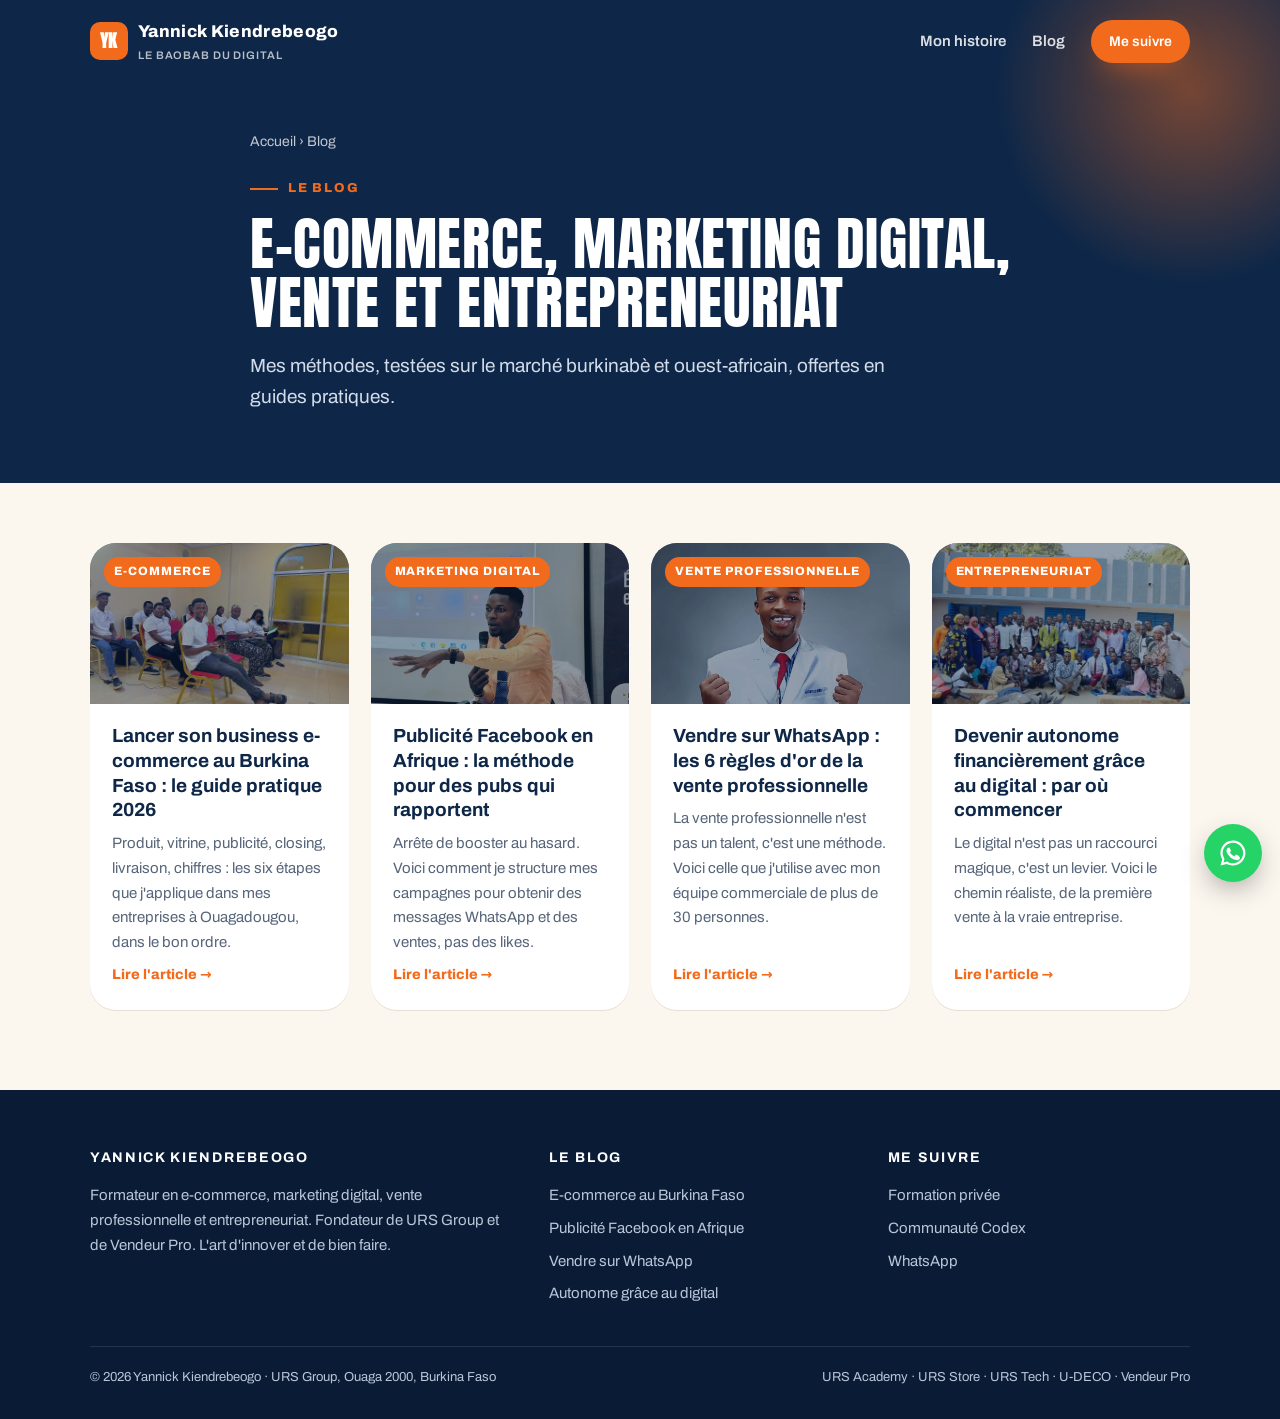
<file: blog.html>
<!DOCTYPE html>
<html lang="fr">
<head>
<meta charset="UTF-8">
<meta name="viewport" content="width=device-width, initial-scale=1.0, viewport-fit=cover">
<title>Blog de Yannick Kiendrebeogo : e-commerce, marketing digital, vente et entrepreneuriat</title>
<meta name="description" content="Guides pratiques sur le e-commerce au Burkina Faso, la publicité Facebook, la vente sur WhatsApp et l&#x27;entrepreneuriat digital en Afrique, par Yannick Kiendrebeogo.">
<meta name="author" content="Yannick Kiendrebeogo">
<meta name="robots" content="index, follow, max-image-preview:large">
<link rel="canonical" href="https://vendeurpro01.github.io/yannick-kiendrebeogo/blog.html">
<meta name="theme-color" content="#0E2748">
<meta property="og:type" content="website">
<meta property="og:locale" content="fr_FR">
<meta property="og:site_name" content="Yannick Kiendrebeogo">
<meta property="og:title" content="Blog de Yannick Kiendrebeogo : e-commerce, marketing digital, vente et entrepreneuriat">
<meta property="og:description" content="Guides pratiques sur le e-commerce au Burkina Faso, la publicité Facebook, la vente sur WhatsApp et l&#x27;entrepreneuriat digital en Afrique, par Yannick Kiendrebeogo.">
<meta property="og:url" content="https://vendeurpro01.github.io/yannick-kiendrebeogo/blog.html">
<meta property="og:image" content="https://vendeurpro01.github.io/yannick-kiendrebeogo/og-yannick.jpg">
<meta name="twitter:card" content="summary_large_image">
<link rel="icon" href="data:image/svg+xml,%3Csvg xmlns='http://www.w3.org/2000/svg' viewBox='0 0 64 64'%3E%3Crect width='64' height='64' rx='14' fill='%23F26B1D'/%3E%3Ctext x='32' y='44' font-family='Arial Black,Arial' font-weight='900' font-size='30' fill='white' text-anchor='middle'%3EYK%3C/text%3E%3C/svg%3E">
<link rel="preload" as="font" type="font/woff2" href="anton-400.woff2" crossorigin>
<link rel="stylesheet" href="style.css">
<script type="application/ld+json">
{
 "@context": "https://schema.org",
 "@type": "Blog",
 "name": "Blog de Yannick Kiendrebeogo",
 "url": "https://vendeurpro01.github.io/yannick-kiendrebeogo/blog.html",
 "inLanguage": "fr",
 "author": {
  "@type": "Person",
  "@id": "https://vendeurpro01.github.io/yannick-kiendrebeogo/#yannick",
  "name": "Yannick Kiendrebeogo",
  "url": "https://vendeurpro01.github.io/yannick-kiendrebeogo/"
 },
 "blogPost": [
  {
   "@type": "BlogPosting",
   "headline": "Lancer son business e-commerce au Burkina Faso : le guide pratique 2026",
   "url": "https://vendeurpro01.github.io/yannick-kiendrebeogo/e-commerce-burkina-faso.html",
   "datePublished": "2026-10-06"
  },
  {
   "@type": "BlogPosting",
   "headline": "Publicité Facebook en Afrique : la méthode pour des pubs qui rapportent",
   "url": "https://vendeurpro01.github.io/yannick-kiendrebeogo/publicite-facebook-afrique.html",
   "datePublished": "2026-10-06"
  },
  {
   "@type": "BlogPosting",
   "headline": "Vendre sur WhatsApp : les 6 règles d'or de la vente professionnelle",
   "url": "https://vendeurpro01.github.io/yannick-kiendrebeogo/vente-whatsapp-closing.html",
   "datePublished": "2026-10-06"
  },
  {
   "@type": "BlogPosting",
   "headline": "Devenir autonome financièrement grâce au digital : par où commencer",
   "url": "https://vendeurpro01.github.io/yannick-kiendrebeogo/devenir-autonome-financierement-digital.html",
   "datePublished": "2026-10-06"
  }
 ]
}
</script>
<script>
!function(f,b,e,v,n,t,s){if(f.fbq)return;n=f.fbq=function(){n.callMethod?n.callMethod.apply(n,arguments):n.queue.push(arguments)};if(!f._fbq)f._fbq=n;n.push=n;n.loaded=!0;n.version='2.0';n.queue=[];t=b.createElement(e);t.async=!0;t.src=v;s=b.getElementsByTagName(e)[0];s.parentNode.insertBefore(t,s)}(window,document,'script','https://connect.facebook.net/en_US/fbevents.js');
fbq('init','1073096111999430');fbq('track','PageView');
</script>
</head>
<body>
<svg width="0" height="0" style="position:absolute" aria-hidden="true"><symbol id="i-wa" viewBox="0 0 24 24" fill="currentColor"><path d="M12 2a10 10 0 00-8.6 15.1L2 22l5-1.3A10 10 0 1012 2zm0 18.2c-1.5 0-3-.4-4.3-1.2l-.3-.2-3 .8.8-2.9-.2-.3A8.2 8.2 0 1112 20.2zm4.5-6.1c-.2-.1-1.5-.7-1.7-.8-.2-.1-.4-.1-.6.1l-.8 1c-.1.2-.3.2-.5.1a6.7 6.7 0 01-3.3-2.9c-.2-.4.2-.4.7-1.3.1-.2 0-.3 0-.4l-.8-1.8c-.2-.5-.4-.4-.6-.4h-.5c-.2 0-.5.1-.7.3-.2.3-.9.9-.9 2.2s1 2.6 1.1 2.7c.1.2 1.9 2.9 4.6 4.1 1.7.7 2.4.8 3.2.7.5-.1 1.5-.6 1.7-1.2.2-.6.2-1.1.1-1.2 0-.1-.2-.2-.5-.3z"/></symbol></svg>
<nav class="nav" id="nav">
  <div class="wrap">
    <a class="brand" href="./"><span class="mono">YK</span><span>Yannick Kiendrebeogo<small>Le Baobab du Digital</small></span></a>
    <div class="nav-links">
      <a href="./#histoire">Mon histoire</a>
      <a href="blog.html">Blog</a>
      <a class="btn btn-primary" href="./#offres">Me suivre</a>
    </div>
  </div>
</nav>

<header class="post-hero">
  <div class="wrap">
    <div class="crumbs"><a href="./">Accueil</a> › Blog</div>
    <span class="eyebrow">Le blog</span>
    <h1 class="display">E-commerce, marketing digital, vente et entrepreneuriat</h1>
    <p class="lead">Mes méthodes, testées sur le marché burkinabè et ouest-africain, offertes en guides pratiques.</p>
  </div>
</header>
<section class="related" style="padding-top:60px;padding-bottom:80px">
  <div class="wrap">
    <div class="cards"><a class="card reveal" href="e-commerce-burkina-faso.html"><div class="thumb"><img src="session-salle.jpg" alt="" loading="lazy" style="object-position:center"><span class="tag">E-commerce</span></div><div class="body"><h3>Lancer son business e-commerce au Burkina Faso : le guide pratique 2026</h3><p>Produit, vitrine, publicité, closing, livraison, chiffres : les six étapes que j&#x27;applique dans mes entreprises à Ouagadougou, dans le bon ordre.</p><span class="more">Lire l'article →</span></div></a><a class="card reveal d1" href="publicite-facebook-afrique.html"><div class="thumb"><img src="yannick-kiendrebeogo-conferencier.jpg" alt="" loading="lazy" style="object-position:center 50%"><span class="tag">Marketing digital</span></div><div class="body"><h3>Publicité Facebook en Afrique : la méthode pour des pubs qui rapportent</h3><p>Arrête de booster au hasard. Voici comment je structure mes campagnes pour obtenir des messages WhatsApp et des ventes, pas des likes.</p><span class="more">Lire l'article →</span></div></a><a class="card reveal d2" href="vente-whatsapp-closing.html"><div class="thumb"><img src="yk-formateur.jpg" alt="" loading="lazy" style="object-position:top"><span class="tag">Vente professionnelle</span></div><div class="body"><h3>Vendre sur WhatsApp : les 6 règles d&#x27;or de la vente professionnelle</h3><p>La vente professionnelle n&#x27;est pas un talent, c&#x27;est une méthode. Voici celle que j&#x27;utilise avec mon équipe commerciale de plus de 30 personnes.</p><span class="more">Lire l'article →</span></div></a><a class="card reveal d3" href="devenir-autonome-financierement-digital.html"><div class="thumb"><img src="session-groupe.jpg" alt="" loading="lazy" style="object-position:center"><span class="tag">Entrepreneuriat</span></div><div class="body"><h3>Devenir autonome financièrement grâce au digital : par où commencer</h3><p>Le digital n&#x27;est pas un raccourci magique, c&#x27;est un levier. Voici le chemin réaliste, de la première vente à la vraie entreprise.</p><span class="more">Lire l'article →</span></div></a></div>
  </div>
</section>
<footer class="foot">
  <div class="wrap">
    <div class="cols">
      <div>
        <h4>Yannick Kiendrebeogo</h4>
        <p>Formateur en e-commerce, marketing digital, vente professionnelle et entrepreneuriat. Fondateur de URS Group et de Vendeur Pro. L'art d'innover et de bien faire.</p>
      </div>
      <div>
        <h4>Le blog</h4>
        <ul>
          <li><a href="e-commerce-burkina-faso.html">E-commerce au Burkina Faso</a></li>
          <li><a href="publicite-facebook-afrique.html">Publicité Facebook en Afrique</a></li>
          <li><a href="vente-whatsapp-closing.html">Vendre sur WhatsApp</a></li>
          <li><a href="devenir-autonome-financierement-digital.html">Autonome grâce au digital</a></li>
        </ul>
      </div>
      <div>
        <h4>Me suivre</h4>
        <ul>
          <li><a href="https://vendeurpro01.github.io/FORMATION-PRIV-E-URS/">Formation privée</a></li>
          <li><a href="https://vkmuvrwa.mychariow.shop/prd_ofy508">Communauté Codex</a></li>
          <li><a href="https://wa.me/22667671146">WhatsApp</a></li>
        </ul>
      </div>
    </div>
    <div class="legal"><span>© 2026 Yannick Kiendrebeogo · URS Group, Ouaga 2000, Burkina Faso</span><span>URS Academy · URS Store · URS Tech · U-DECO · Vendeur Pro</span></div>
  </div>
</footer>
<a class="wa-float" href="https://wa.me/22667671146?text=Bonjour%20Yannick%2C%20je%20viens%20de%20ton%20blog." target="_blank" rel="noopener" aria-label="Écrire à Yannick sur WhatsApp"><svg><use href="#i-wa"/></svg></a>
<script>
(function(){var nav=document.getElementById('nav');function s(){nav.classList.toggle('scrolled',window.scrollY>40);}window.addEventListener('scroll',s,{passive:true});s();
var io=new IntersectionObserver(function(es){es.forEach(function(e){if(e.isIntersecting){e.target.classList.add('in');io.unobserve(e.target);}});},{threshold:0.01});
document.querySelectorAll('.reveal').forEach(function(el){io.observe(el);});})();
</script>
</body>
</html>
</file>
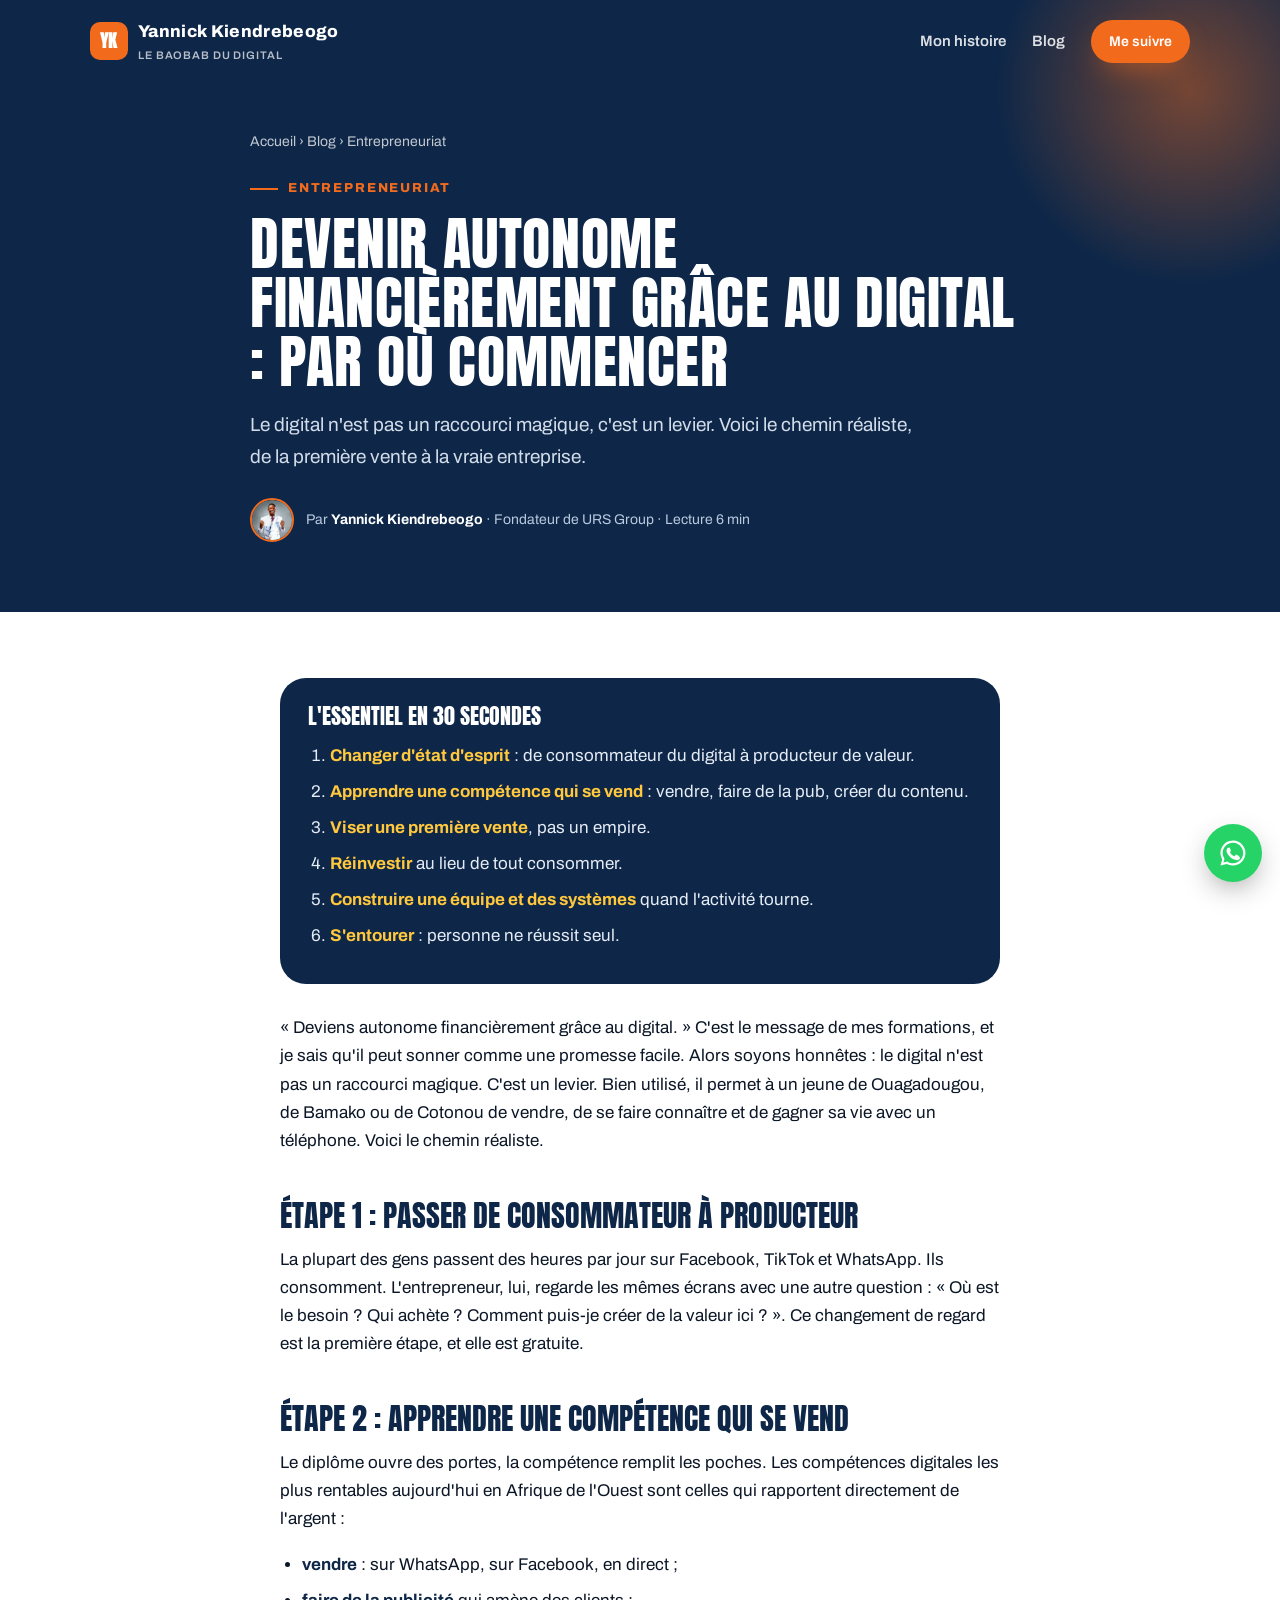
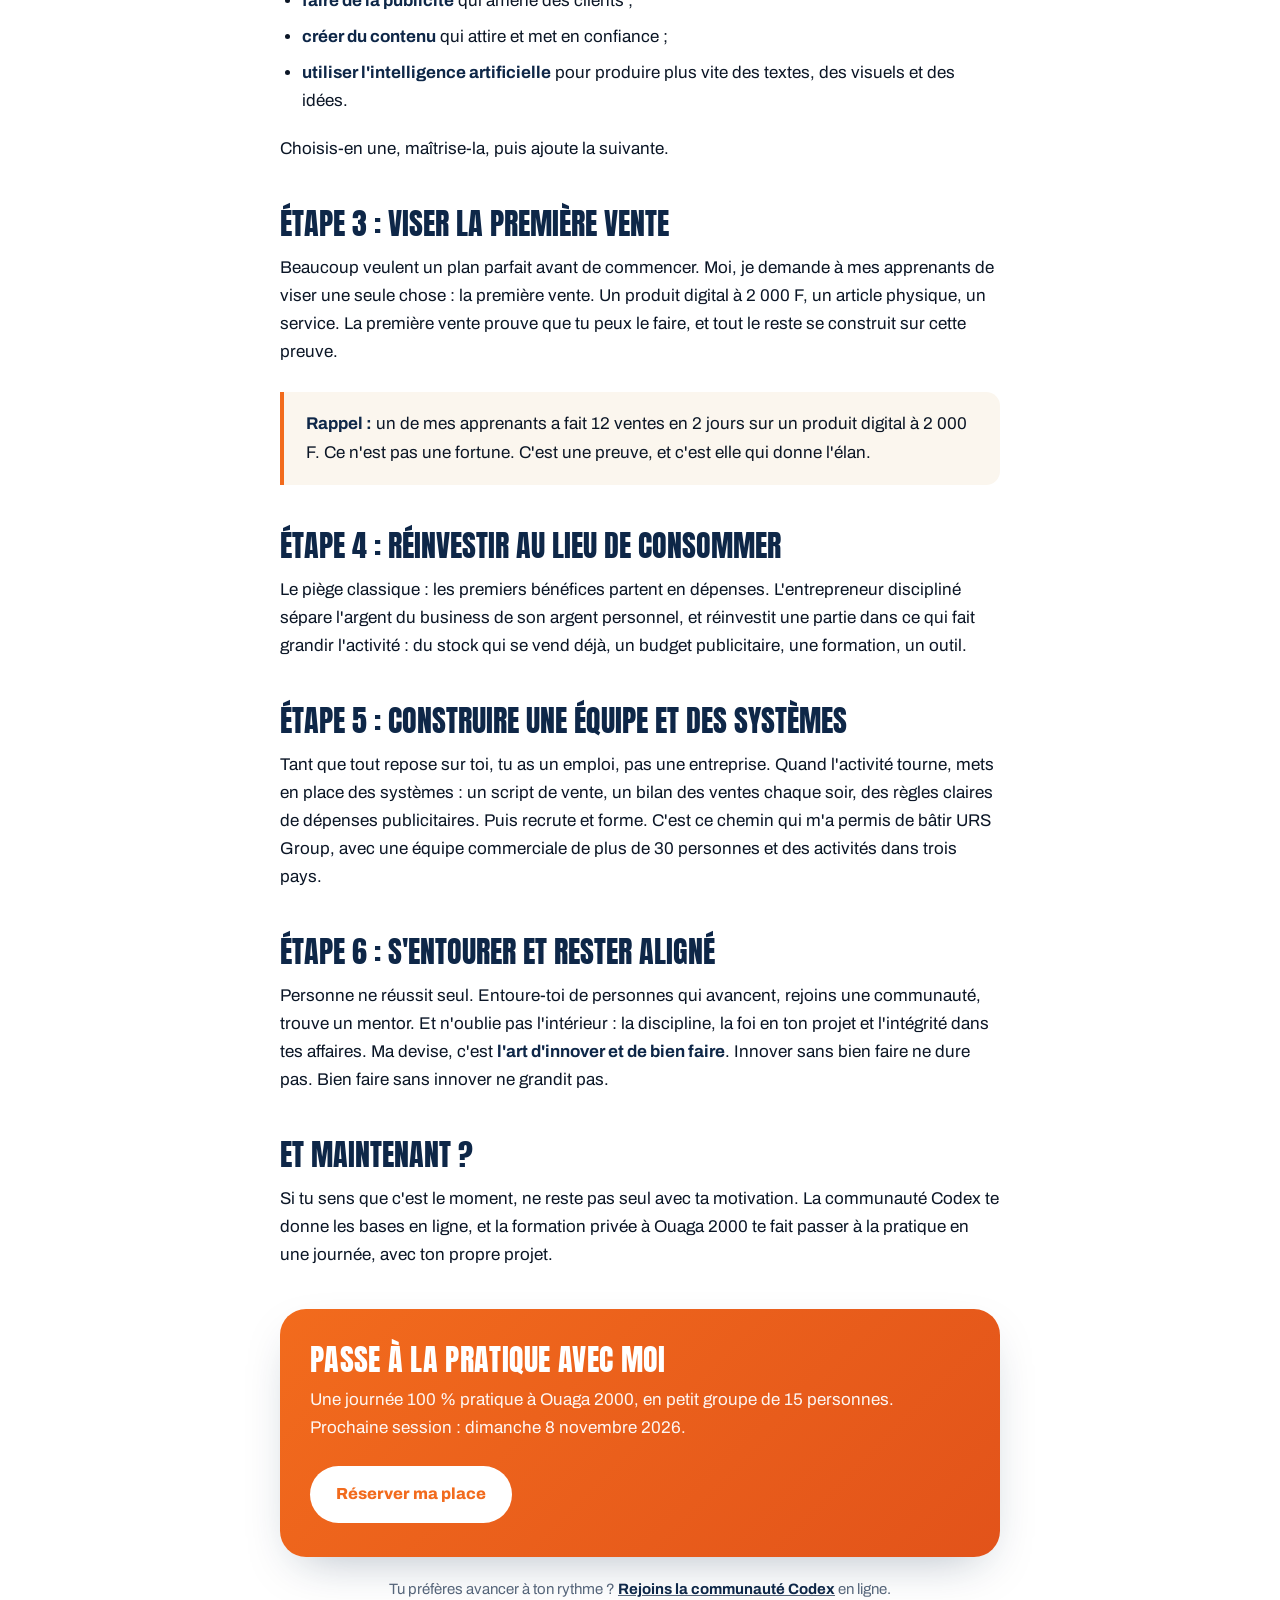
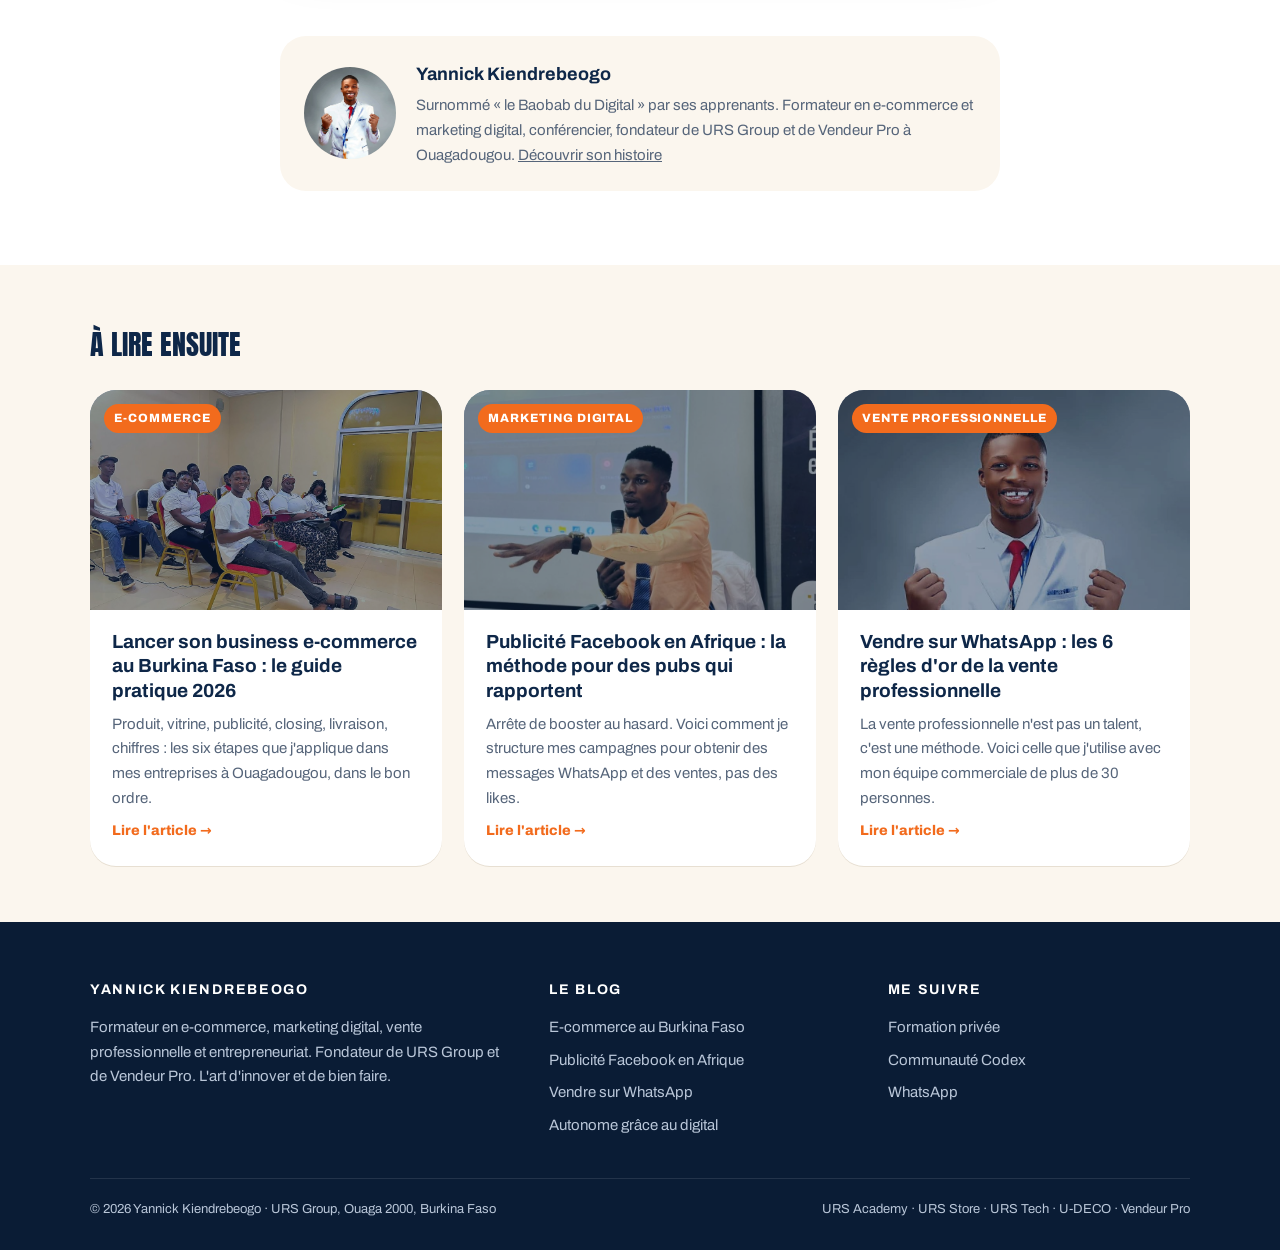
<file: devenir-autonome-financierement-digital.html>
<!DOCTYPE html>
<html lang="fr">
<head>
<meta charset="UTF-8">
<meta name="viewport" content="width=device-width, initial-scale=1.0, viewport-fit=cover">
<title>Entrepreneuriat en Afrique : devenir autonome financièrement grâce au digital</title>
<meta name="description" content="Entrepreneuriat digital en Afrique : le chemin réaliste pour devenir autonome financièrement, de la première vente à une vraie entreprise. Par Yannick Kiendrebeogo.">
<meta name="author" content="Yannick Kiendrebeogo">
<meta name="robots" content="index, follow, max-image-preview:large">
<link rel="canonical" href="https://vendeurpro01.github.io/yannick-kiendrebeogo/devenir-autonome-financierement-digital.html">
<meta name="theme-color" content="#0E2748">
<meta property="og:type" content="article">
<meta property="og:locale" content="fr_FR">
<meta property="og:site_name" content="Yannick Kiendrebeogo">
<meta property="og:title" content="Entrepreneuriat en Afrique : devenir autonome financièrement grâce au digital">
<meta property="og:description" content="Entrepreneuriat digital en Afrique : le chemin réaliste pour devenir autonome financièrement, de la première vente à une vraie entreprise. Par Yannick Kiendrebeogo.">
<meta property="og:url" content="https://vendeurpro01.github.io/yannick-kiendrebeogo/devenir-autonome-financierement-digital.html">
<meta property="og:image" content="https://vendeurpro01.github.io/yannick-kiendrebeogo/og-yannick.jpg">
<meta name="twitter:card" content="summary_large_image">
<link rel="icon" href="data:image/svg+xml,%3Csvg xmlns='http://www.w3.org/2000/svg' viewBox='0 0 64 64'%3E%3Crect width='64' height='64' rx='14' fill='%23F26B1D'/%3E%3Ctext x='32' y='44' font-family='Arial Black,Arial' font-weight='900' font-size='30' fill='white' text-anchor='middle'%3EYK%3C/text%3E%3C/svg%3E">
<link rel="preload" as="font" type="font/woff2" href="anton-400.woff2" crossorigin>
<link rel="stylesheet" href="style.css">
<script type="application/ld+json">
{
 "@context": "https://schema.org",
 "@graph": [
  {
   "@type": "BlogPosting",
   "headline": "Devenir autonome financièrement grâce au digital : par où commencer",
   "description": "Entrepreneuriat digital en Afrique : le chemin réaliste pour devenir autonome financièrement, de la première vente à une vraie entreprise. Par Yannick Kiendrebeogo.",
   "inLanguage": "fr",
   "datePublished": "2026-10-06",
   "dateModified": "2026-10-06",
   "mainEntityOfPage": "https://vendeurpro01.github.io/yannick-kiendrebeogo/devenir-autonome-financierement-digital.html",
   "image": "https://vendeurpro01.github.io/yannick-kiendrebeogo/session-groupe.jpg",
   "author": {
    "@type": "Person",
    "@id": "https://vendeurpro01.github.io/yannick-kiendrebeogo/#yannick",
    "name": "Yannick Kiendrebeogo",
    "url": "https://vendeurpro01.github.io/yannick-kiendrebeogo/"
   },
   "publisher": {
    "@type": "Person",
    "@id": "https://vendeurpro01.github.io/yannick-kiendrebeogo/#yannick",
    "name": "Yannick Kiendrebeogo",
    "url": "https://vendeurpro01.github.io/yannick-kiendrebeogo/"
   },
   "keywords": "Entrepreneuriat, Burkina Faso, Afrique, Yannick Kiendrebeogo"
  },
  {
   "@type": "BreadcrumbList",
   "itemListElement": [
    {
     "@type": "ListItem",
     "position": 1,
     "name": "Accueil",
     "item": "https://vendeurpro01.github.io/yannick-kiendrebeogo/"
    },
    {
     "@type": "ListItem",
     "position": 2,
     "name": "Blog",
     "item": "https://vendeurpro01.github.io/yannick-kiendrebeogo/blog.html"
    },
    {
     "@type": "ListItem",
     "position": 3,
     "name": "Devenir autonome financièrement grâce au digital : par où commencer",
     "item": "https://vendeurpro01.github.io/yannick-kiendrebeogo/devenir-autonome-financierement-digital.html"
    }
   ]
  }
 ]
}
</script>
<script>
!function(f,b,e,v,n,t,s){if(f.fbq)return;n=f.fbq=function(){n.callMethod?n.callMethod.apply(n,arguments):n.queue.push(arguments)};if(!f._fbq)f._fbq=n;n.push=n;n.loaded=!0;n.version='2.0';n.queue=[];t=b.createElement(e);t.async=!0;t.src=v;s=b.getElementsByTagName(e)[0];s.parentNode.insertBefore(t,s)}(window,document,'script','https://connect.facebook.net/en_US/fbevents.js');
fbq('init','1073096111999430');fbq('track','PageView');
</script>
</head>
<body>
<svg width="0" height="0" style="position:absolute" aria-hidden="true"><symbol id="i-wa" viewBox="0 0 24 24" fill="currentColor"><path d="M12 2a10 10 0 00-8.6 15.1L2 22l5-1.3A10 10 0 1012 2zm0 18.2c-1.5 0-3-.4-4.3-1.2l-.3-.2-3 .8.8-2.9-.2-.3A8.2 8.2 0 1112 20.2zm4.5-6.1c-.2-.1-1.5-.7-1.7-.8-.2-.1-.4-.1-.6.1l-.8 1c-.1.2-.3.2-.5.1a6.7 6.7 0 01-3.3-2.9c-.2-.4.2-.4.7-1.3.1-.2 0-.3 0-.4l-.8-1.8c-.2-.5-.4-.4-.6-.4h-.5c-.2 0-.5.1-.7.3-.2.3-.9.9-.9 2.2s1 2.6 1.1 2.7c.1.2 1.9 2.9 4.6 4.1 1.7.7 2.4.8 3.2.7.5-.1 1.5-.6 1.7-1.2.2-.6.2-1.1.1-1.2 0-.1-.2-.2-.5-.3z"/></symbol></svg>
<nav class="nav" id="nav">
  <div class="wrap">
    <a class="brand" href="./"><span class="mono">YK</span><span>Yannick Kiendrebeogo<small>Le Baobab du Digital</small></span></a>
    <div class="nav-links">
      <a href="./#histoire">Mon histoire</a>
      <a href="blog.html">Blog</a>
      <a class="btn btn-primary" href="./#offres">Me suivre</a>
    </div>
  </div>
</nav>

<header class="post-hero">
  <div class="wrap">
    <div class="crumbs"><a href="./">Accueil</a> › <a href="blog.html">Blog</a> › Entrepreneuriat</div>
    <span class="eyebrow">Entrepreneuriat</span>
    <h1 class="display">Devenir autonome financièrement grâce au digital : par où commencer</h1>
    <p class="lead">Le digital n&#x27;est pas un raccourci magique, c&#x27;est un levier. Voici le chemin réaliste, de la première vente à la vraie entreprise.</p>
    <div class="post-meta"><img src="yk-formateur.jpg" alt="Yannick Kiendrebeogo"><span>Par <b>Yannick Kiendrebeogo</b> · Fondateur de URS Group · Lecture 6 min</span></div>
  </div>
</header>
<main class="post">
  <article class="wrap">
<div class="summary">
<h2>L'essentiel en 30 secondes</h2>
<ol>
<li><strong>Changer d'état d'esprit</strong> : de consommateur du digital à producteur de valeur.</li>
<li><strong>Apprendre une compétence qui se vend</strong> : vendre, faire de la pub, créer du contenu.</li>
<li><strong>Viser une première vente</strong>, pas un empire.</li>
<li><strong>Réinvestir</strong> au lieu de tout consommer.</li>
<li><strong>Construire une équipe et des systèmes</strong> quand l'activité tourne.</li>
<li><strong>S'entourer</strong> : personne ne réussit seul.</li>
</ol>
</div>

<p>« Deviens autonome financièrement grâce au digital. » C'est le message de mes formations, et je sais qu'il peut sonner comme une promesse facile. Alors soyons honnêtes : le digital n'est pas un raccourci magique. C'est un levier. Bien utilisé, il permet à un jeune de Ouagadougou, de Bamako ou de Cotonou de vendre, de se faire connaître et de gagner sa vie avec un téléphone. Voici le chemin réaliste.</p>

<h2>Étape 1 : passer de consommateur à producteur</h2>
<p>La plupart des gens passent des heures par jour sur Facebook, TikTok et WhatsApp. Ils consomment. L'entrepreneur, lui, regarde les mêmes écrans avec une autre question : « Où est le besoin ? Qui achète ? Comment puis-je créer de la valeur ici ? ». Ce changement de regard est la première étape, et elle est gratuite.</p>

<h2>Étape 2 : apprendre une compétence qui se vend</h2>
<p>Le diplôme ouvre des portes, la compétence remplit les poches. Les compétences digitales les plus rentables aujourd'hui en Afrique de l'Ouest sont celles qui rapportent directement de l'argent :</p>
<ul>
<li><strong>vendre</strong> : sur WhatsApp, sur Facebook, en direct ;</li>
<li><strong>faire de la publicité</strong> qui amène des clients ;</li>
<li><strong>créer du contenu</strong> qui attire et met en confiance ;</li>
<li><strong>utiliser l'intelligence artificielle</strong> pour produire plus vite des textes, des visuels et des idées.</li>
</ul>
<p>Choisis-en une, maîtrise-la, puis ajoute la suivante.</p>

<h2>Étape 3 : viser la première vente</h2>
<p>Beaucoup veulent un plan parfait avant de commencer. Moi, je demande à mes apprenants de viser une seule chose : la première vente. Un produit digital à 2 000 F, un article physique, un service. La première vente prouve que tu peux le faire, et tout le reste se construit sur cette preuve.</p>
<div class="tip"><p><strong>Rappel :</strong> un de mes apprenants a fait 12 ventes en 2 jours sur un produit digital à 2 000 F. Ce n'est pas une fortune. C'est une preuve, et c'est elle qui donne l'élan.</p></div>

<h2>Étape 4 : réinvestir au lieu de consommer</h2>
<p>Le piège classique : les premiers bénéfices partent en dépenses. L'entrepreneur discipliné sépare l'argent du business de son argent personnel, et réinvestit une partie dans ce qui fait grandir l'activité : du stock qui se vend déjà, un budget publicitaire, une formation, un outil.</p>

<h2>Étape 5 : construire une équipe et des systèmes</h2>
<p>Tant que tout repose sur toi, tu as un emploi, pas une entreprise. Quand l'activité tourne, mets en place des systèmes : un script de vente, un bilan des ventes chaque soir, des règles claires de dépenses publicitaires. Puis recrute et forme. C'est ce chemin qui m'a permis de bâtir URS Group, avec une équipe commerciale de plus de 30 personnes et des activités dans trois pays.</p>

<h2>Étape 6 : s'entourer et rester aligné</h2>
<p>Personne ne réussit seul. Entoure-toi de personnes qui avancent, rejoins une communauté, trouve un mentor. Et n'oublie pas l'intérieur : la discipline, la foi en ton projet et l'intégrité dans tes affaires. Ma devise, c'est <strong>l'art d'innover et de bien faire</strong>. Innover sans bien faire ne dure pas. Bien faire sans innover ne grandit pas.</p>

<h2>Et maintenant ?</h2>
<p>Si tu sens que c'est le moment, ne reste pas seul avec ta motivation. La communauté Codex te donne les bases en ligne, et la formation privée à Ouaga 2000 te fait passer à la pratique en une journée, avec ton propre projet.</p>

    <div class="cta-box">
      <h2 class="display">Passe à la pratique avec moi</h2>
      <p>Une journée 100 % pratique à Ouaga 2000, en petit groupe de 15 personnes. Prochaine session : dimanche 8 novembre 2026.</p>
      <a class="btn" href="https://vendeurpro01.github.io/FORMATION-PRIV-E-URS/" target="_blank" rel="noopener">Réserver ma place</a>
    </div>
    <p style="text-align:center;font-size:15px;color:var(--muted)">Tu préfères avancer à ton rythme ? <a href="https://vkmuvrwa.mychariow.shop/prd_ofy508" target="_blank" rel="noopener"><strong>Rejoins la communauté Codex</strong></a> en ligne.</p>
    <div class="author">
      <img src="yk-formateur.jpg" alt="Yannick Kiendrebeogo" loading="lazy">
      <div><b>Yannick Kiendrebeogo</b><p>Surnommé « le Baobab du Digital » par ses apprenants. Formateur en e-commerce et marketing digital, conférencier, fondateur de URS Group et de Vendeur Pro à Ouagadougou. <a href="./#histoire">Découvrir son histoire</a></p></div>
    </div>
  </article>
</main>
<section class="related">
  <div class="wrap">
    <h2>À lire ensuite</h2>
    <div class="cards"><a class="card reveal" href="e-commerce-burkina-faso.html"><div class="thumb"><img src="session-salle.jpg" alt="" loading="lazy" style="object-position:center"><span class="tag">E-commerce</span></div><div class="body"><h3>Lancer son business e-commerce au Burkina Faso : le guide pratique 2026</h3><p>Produit, vitrine, publicité, closing, livraison, chiffres : les six étapes que j&#x27;applique dans mes entreprises à Ouagadougou, dans le bon ordre.</p><span class="more">Lire l'article →</span></div></a><a class="card reveal d1" href="publicite-facebook-afrique.html"><div class="thumb"><img src="yannick-kiendrebeogo-conferencier.jpg" alt="" loading="lazy" style="object-position:center 50%"><span class="tag">Marketing digital</span></div><div class="body"><h3>Publicité Facebook en Afrique : la méthode pour des pubs qui rapportent</h3><p>Arrête de booster au hasard. Voici comment je structure mes campagnes pour obtenir des messages WhatsApp et des ventes, pas des likes.</p><span class="more">Lire l'article →</span></div></a><a class="card reveal d2" href="vente-whatsapp-closing.html"><div class="thumb"><img src="yk-formateur.jpg" alt="" loading="lazy" style="object-position:top"><span class="tag">Vente professionnelle</span></div><div class="body"><h3>Vendre sur WhatsApp : les 6 règles d&#x27;or de la vente professionnelle</h3><p>La vente professionnelle n&#x27;est pas un talent, c&#x27;est une méthode. Voici celle que j&#x27;utilise avec mon équipe commerciale de plus de 30 personnes.</p><span class="more">Lire l'article →</span></div></a></div>
  </div>
</section>
<footer class="foot">
  <div class="wrap">
    <div class="cols">
      <div>
        <h4>Yannick Kiendrebeogo</h4>
        <p>Formateur en e-commerce, marketing digital, vente professionnelle et entrepreneuriat. Fondateur de URS Group et de Vendeur Pro. L'art d'innover et de bien faire.</p>
      </div>
      <div>
        <h4>Le blog</h4>
        <ul>
          <li><a href="e-commerce-burkina-faso.html">E-commerce au Burkina Faso</a></li>
          <li><a href="publicite-facebook-afrique.html">Publicité Facebook en Afrique</a></li>
          <li><a href="vente-whatsapp-closing.html">Vendre sur WhatsApp</a></li>
          <li><a href="devenir-autonome-financierement-digital.html">Autonome grâce au digital</a></li>
        </ul>
      </div>
      <div>
        <h4>Me suivre</h4>
        <ul>
          <li><a href="https://vendeurpro01.github.io/FORMATION-PRIV-E-URS/">Formation privée</a></li>
          <li><a href="https://vkmuvrwa.mychariow.shop/prd_ofy508">Communauté Codex</a></li>
          <li><a href="https://wa.me/22667671146">WhatsApp</a></li>
        </ul>
      </div>
    </div>
    <div class="legal"><span>© 2026 Yannick Kiendrebeogo · URS Group, Ouaga 2000, Burkina Faso</span><span>URS Academy · URS Store · URS Tech · U-DECO · Vendeur Pro</span></div>
  </div>
</footer>
<a class="wa-float" href="https://wa.me/22667671146?text=Bonjour%20Yannick%2C%20je%20viens%20de%20ton%20blog." target="_blank" rel="noopener" aria-label="Écrire à Yannick sur WhatsApp"><svg><use href="#i-wa"/></svg></a>
<script>
(function(){var nav=document.getElementById('nav');function s(){nav.classList.toggle('scrolled',window.scrollY>40);}window.addEventListener('scroll',s,{passive:true});s();
var io=new IntersectionObserver(function(es){es.forEach(function(e){if(e.isIntersecting){e.target.classList.add('in');io.unobserve(e.target);}});},{threshold:0.01});
document.querySelectorAll('.reveal').forEach(function(el){io.observe(el);});})();
</script>
</body>
</html>
</file>
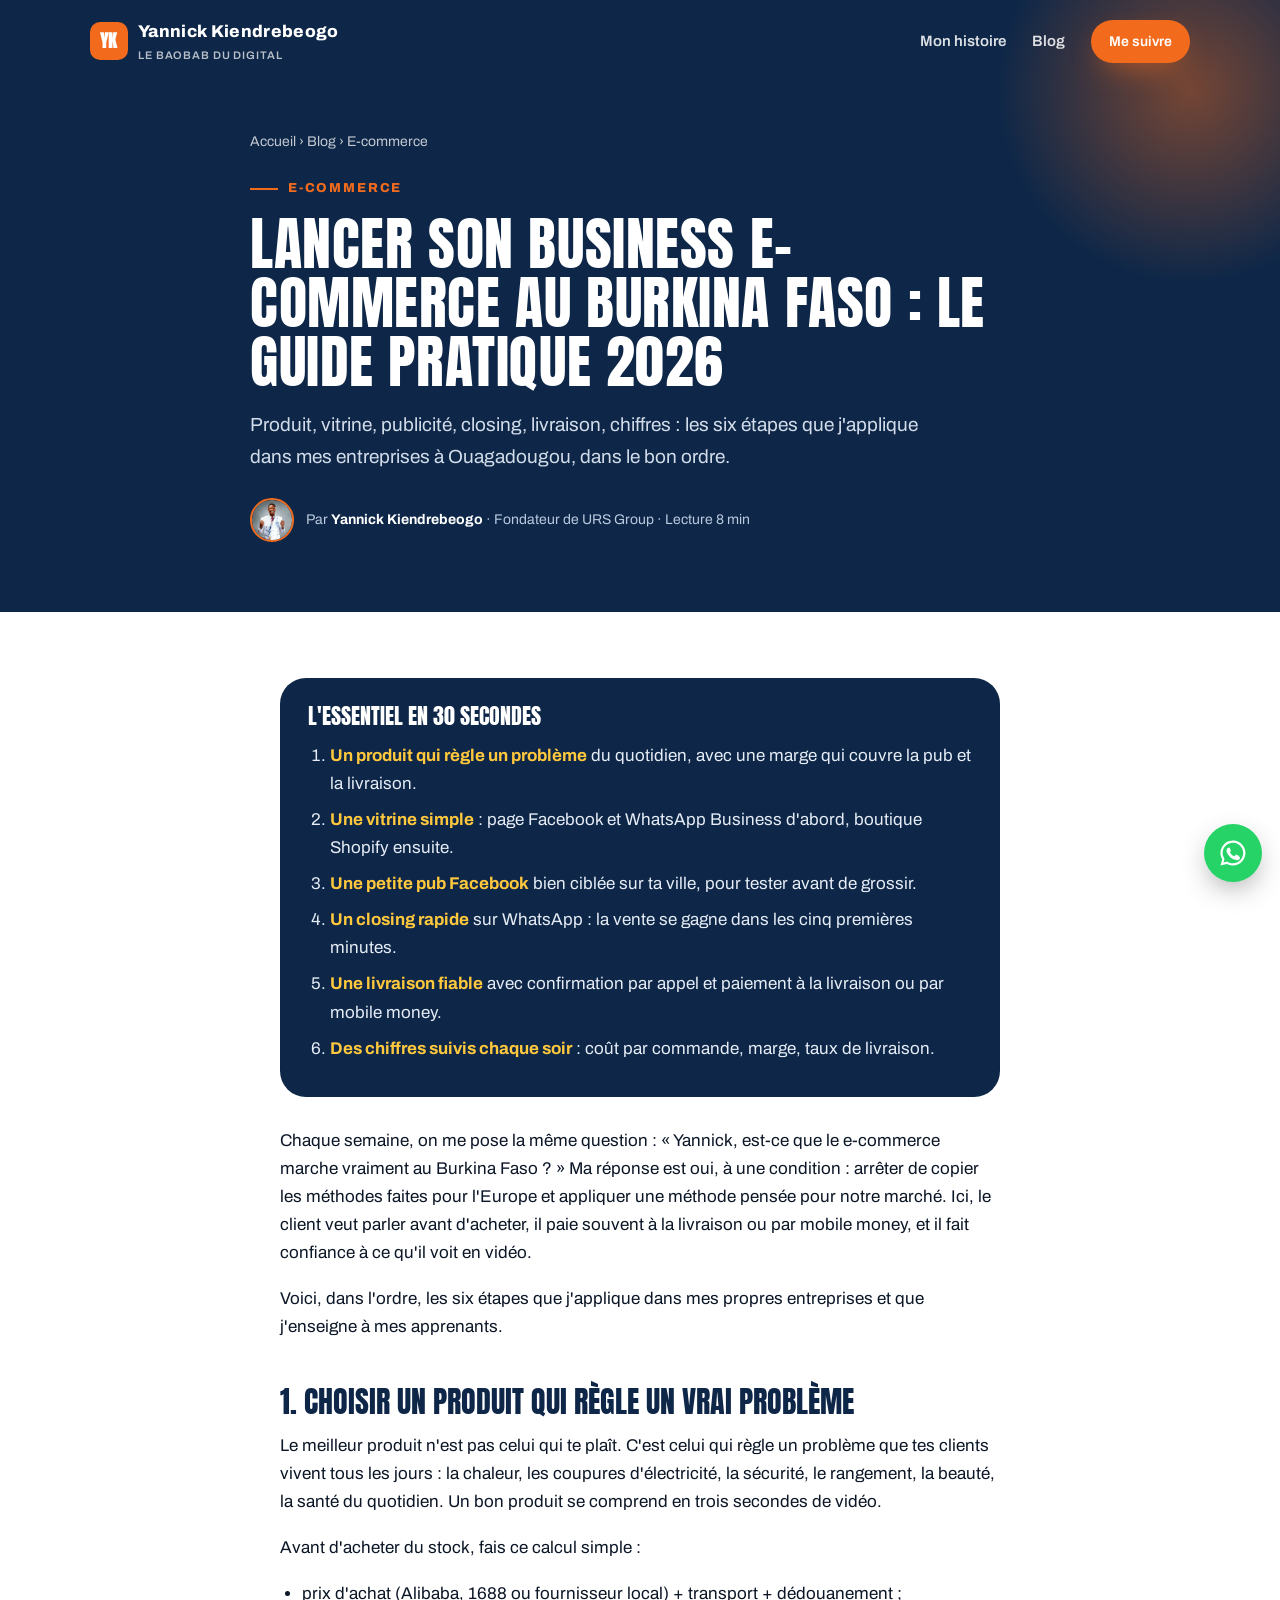
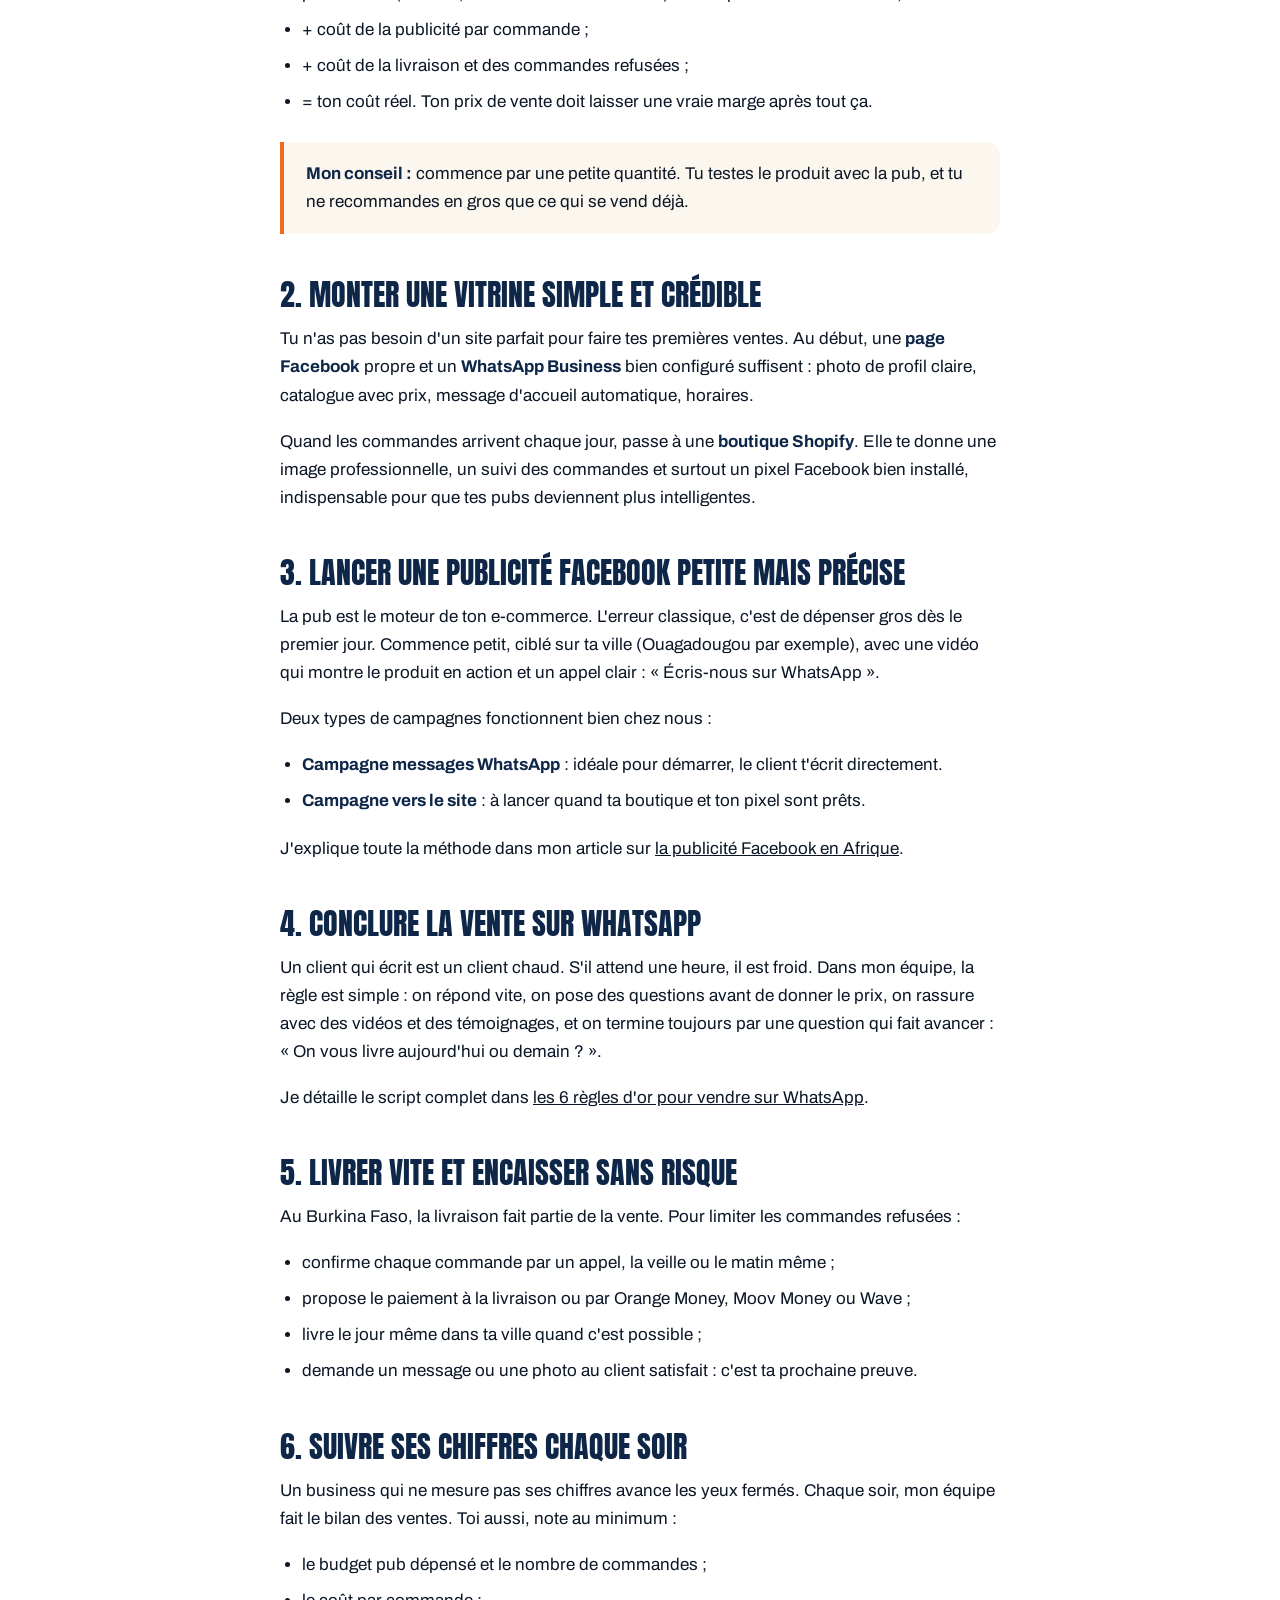
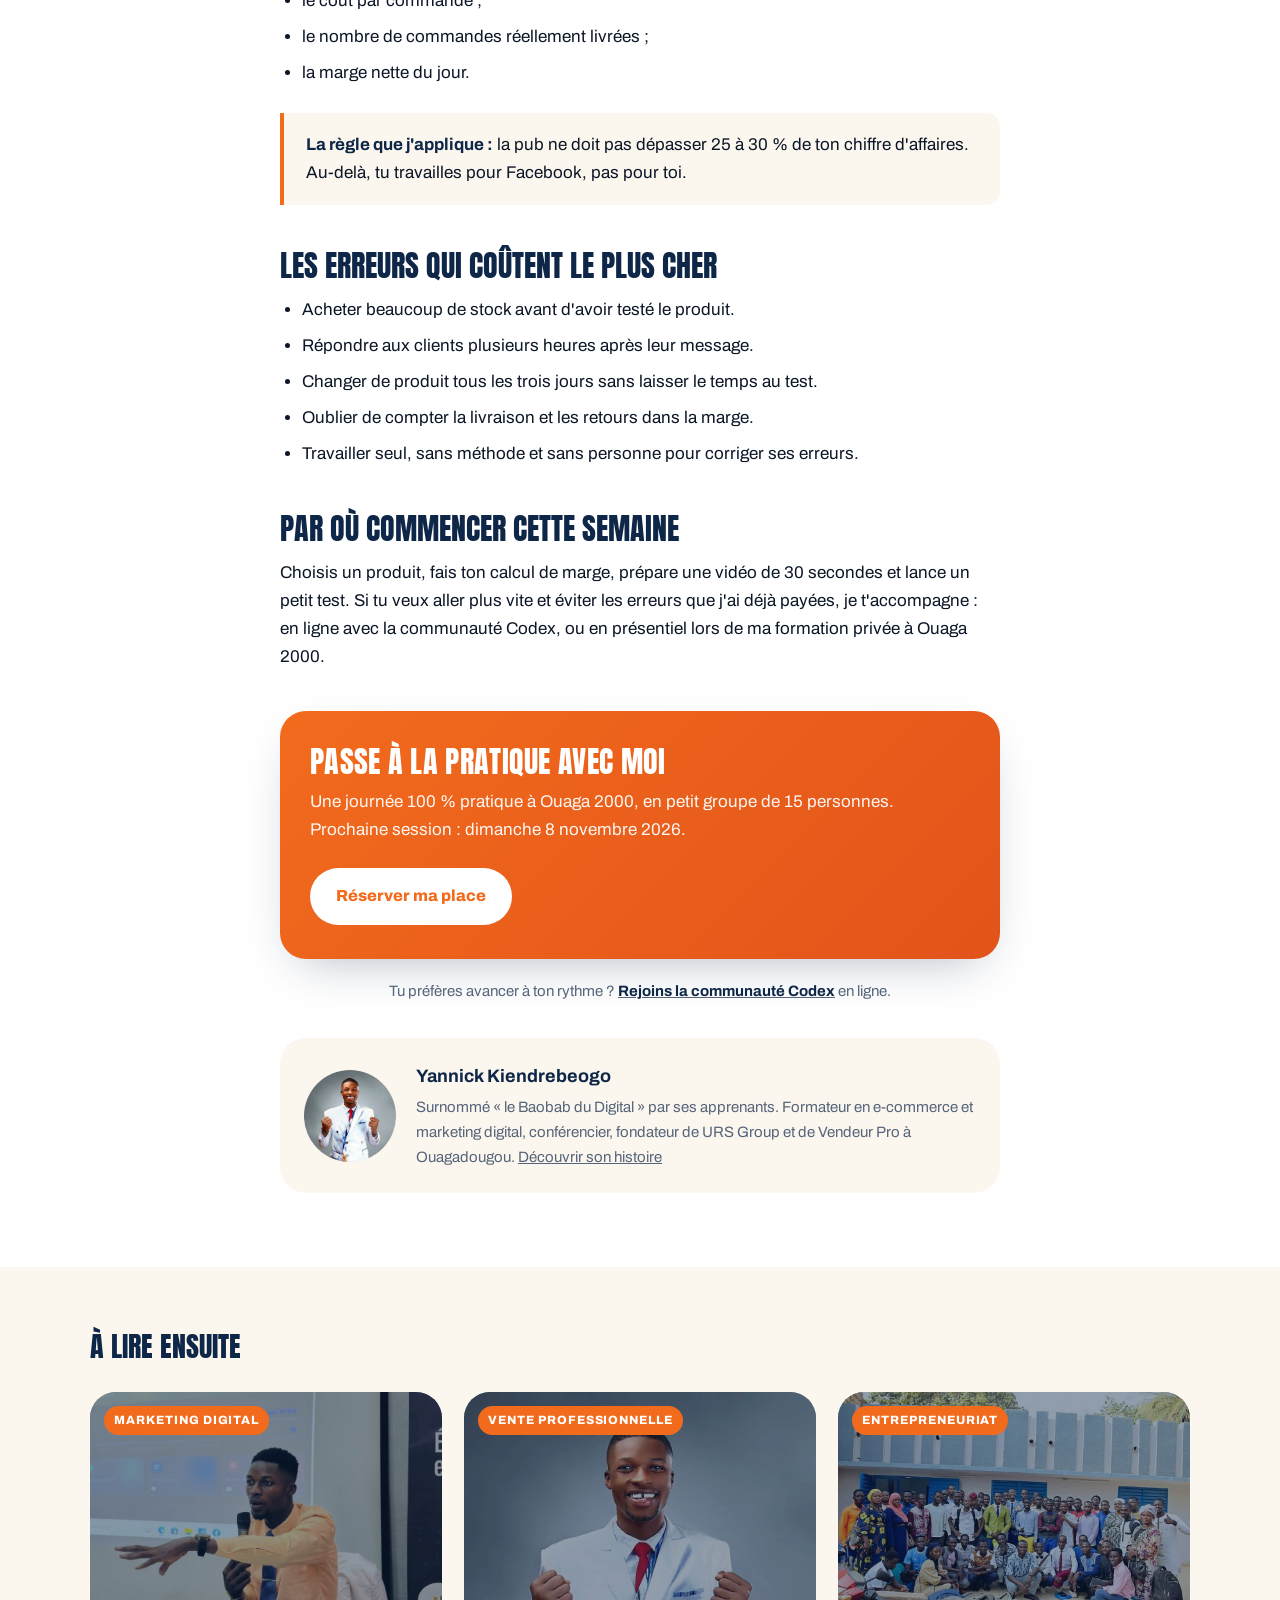
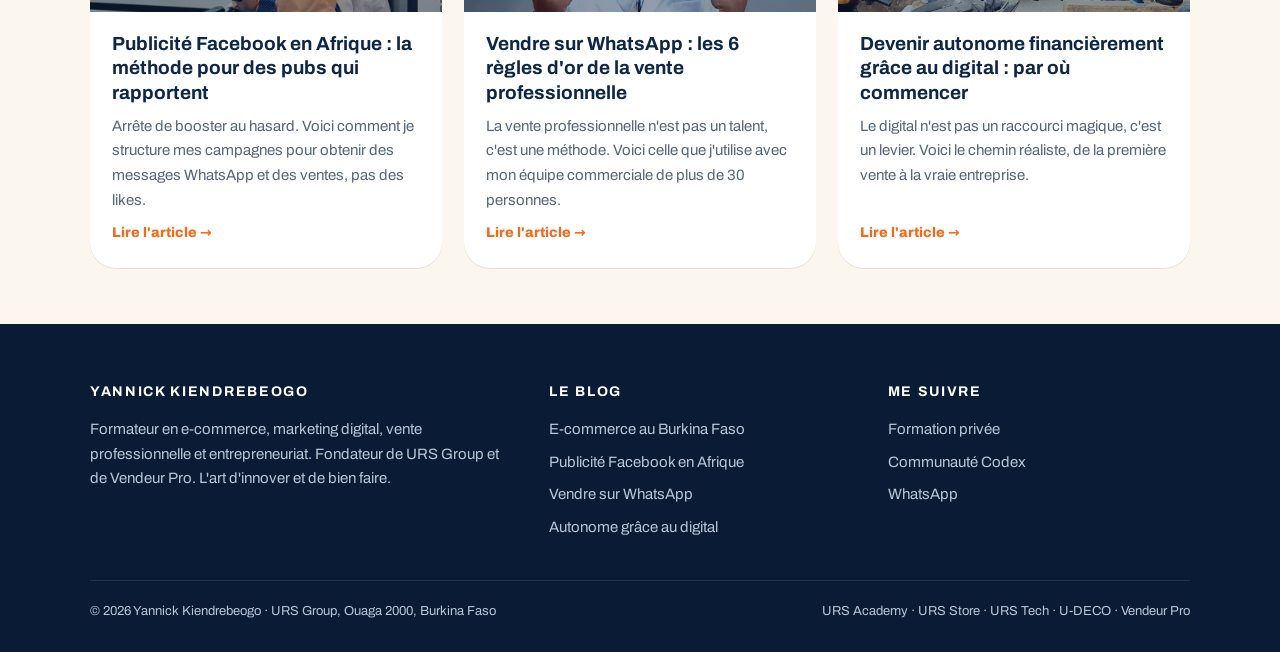
<file: e-commerce-burkina-faso.html>
<!DOCTYPE html>
<html lang="fr">
<head>
<meta charset="UTF-8">
<meta name="viewport" content="width=device-width, initial-scale=1.0, viewport-fit=cover">
<title>E-commerce au Burkina Faso : le guide pratique pour lancer son business en ligne (2026)</title>
<meta name="description" content="Comment lancer un business e-commerce au Burkina Faso : choix du produit, vitrine, publicité Facebook, closing WhatsApp, livraison et chiffres. La méthode de Yannick Kiendrebeogo.">
<meta name="author" content="Yannick Kiendrebeogo">
<meta name="robots" content="index, follow, max-image-preview:large">
<link rel="canonical" href="https://vendeurpro01.github.io/yannick-kiendrebeogo/e-commerce-burkina-faso.html">
<meta name="theme-color" content="#0E2748">
<meta property="og:type" content="article">
<meta property="og:locale" content="fr_FR">
<meta property="og:site_name" content="Yannick Kiendrebeogo">
<meta property="og:title" content="E-commerce au Burkina Faso : le guide pratique pour lancer son business en ligne (2026)">
<meta property="og:description" content="Comment lancer un business e-commerce au Burkina Faso : choix du produit, vitrine, publicité Facebook, closing WhatsApp, livraison et chiffres. La méthode de Yannick Kiendrebeogo.">
<meta property="og:url" content="https://vendeurpro01.github.io/yannick-kiendrebeogo/e-commerce-burkina-faso.html">
<meta property="og:image" content="https://vendeurpro01.github.io/yannick-kiendrebeogo/og-yannick.jpg">
<meta name="twitter:card" content="summary_large_image">
<link rel="icon" href="data:image/svg+xml,%3Csvg xmlns='http://www.w3.org/2000/svg' viewBox='0 0 64 64'%3E%3Crect width='64' height='64' rx='14' fill='%23F26B1D'/%3E%3Ctext x='32' y='44' font-family='Arial Black,Arial' font-weight='900' font-size='30' fill='white' text-anchor='middle'%3EYK%3C/text%3E%3C/svg%3E">
<link rel="preload" as="font" type="font/woff2" href="anton-400.woff2" crossorigin>
<link rel="stylesheet" href="style.css">
<script type="application/ld+json">
{
 "@context": "https://schema.org",
 "@graph": [
  {
   "@type": "BlogPosting",
   "headline": "Lancer son business e-commerce au Burkina Faso : le guide pratique 2026",
   "description": "Comment lancer un business e-commerce au Burkina Faso : choix du produit, vitrine, publicité Facebook, closing WhatsApp, livraison et chiffres. La méthode de Yannick Kiendrebeogo.",
   "inLanguage": "fr",
   "datePublished": "2026-10-06",
   "dateModified": "2026-10-06",
   "mainEntityOfPage": "https://vendeurpro01.github.io/yannick-kiendrebeogo/e-commerce-burkina-faso.html",
   "image": "https://vendeurpro01.github.io/yannick-kiendrebeogo/session-salle.jpg",
   "author": {
    "@type": "Person",
    "@id": "https://vendeurpro01.github.io/yannick-kiendrebeogo/#yannick",
    "name": "Yannick Kiendrebeogo",
    "url": "https://vendeurpro01.github.io/yannick-kiendrebeogo/"
   },
   "publisher": {
    "@type": "Person",
    "@id": "https://vendeurpro01.github.io/yannick-kiendrebeogo/#yannick",
    "name": "Yannick Kiendrebeogo",
    "url": "https://vendeurpro01.github.io/yannick-kiendrebeogo/"
   },
   "keywords": "E-commerce, Burkina Faso, Afrique, Yannick Kiendrebeogo"
  },
  {
   "@type": "BreadcrumbList",
   "itemListElement": [
    {
     "@type": "ListItem",
     "position": 1,
     "name": "Accueil",
     "item": "https://vendeurpro01.github.io/yannick-kiendrebeogo/"
    },
    {
     "@type": "ListItem",
     "position": 2,
     "name": "Blog",
     "item": "https://vendeurpro01.github.io/yannick-kiendrebeogo/blog.html"
    },
    {
     "@type": "ListItem",
     "position": 3,
     "name": "Lancer son business e-commerce au Burkina Faso : le guide pratique 2026",
     "item": "https://vendeurpro01.github.io/yannick-kiendrebeogo/e-commerce-burkina-faso.html"
    }
   ]
  }
 ]
}
</script>
<script>
!function(f,b,e,v,n,t,s){if(f.fbq)return;n=f.fbq=function(){n.callMethod?n.callMethod.apply(n,arguments):n.queue.push(arguments)};if(!f._fbq)f._fbq=n;n.push=n;n.loaded=!0;n.version='2.0';n.queue=[];t=b.createElement(e);t.async=!0;t.src=v;s=b.getElementsByTagName(e)[0];s.parentNode.insertBefore(t,s)}(window,document,'script','https://connect.facebook.net/en_US/fbevents.js');
fbq('init','1073096111999430');fbq('track','PageView');
</script>
</head>
<body>
<svg width="0" height="0" style="position:absolute" aria-hidden="true"><symbol id="i-wa" viewBox="0 0 24 24" fill="currentColor"><path d="M12 2a10 10 0 00-8.6 15.1L2 22l5-1.3A10 10 0 1012 2zm0 18.2c-1.5 0-3-.4-4.3-1.2l-.3-.2-3 .8.8-2.9-.2-.3A8.2 8.2 0 1112 20.2zm4.5-6.1c-.2-.1-1.5-.7-1.7-.8-.2-.1-.4-.1-.6.1l-.8 1c-.1.2-.3.2-.5.1a6.7 6.7 0 01-3.3-2.9c-.2-.4.2-.4.7-1.3.1-.2 0-.3 0-.4l-.8-1.8c-.2-.5-.4-.4-.6-.4h-.5c-.2 0-.5.1-.7.3-.2.3-.9.9-.9 2.2s1 2.6 1.1 2.7c.1.2 1.9 2.9 4.6 4.1 1.7.7 2.4.8 3.2.7.5-.1 1.5-.6 1.7-1.2.2-.6.2-1.1.1-1.2 0-.1-.2-.2-.5-.3z"/></symbol></svg>
<nav class="nav" id="nav">
  <div class="wrap">
    <a class="brand" href="./"><span class="mono">YK</span><span>Yannick Kiendrebeogo<small>Le Baobab du Digital</small></span></a>
    <div class="nav-links">
      <a href="./#histoire">Mon histoire</a>
      <a href="blog.html">Blog</a>
      <a class="btn btn-primary" href="./#offres">Me suivre</a>
    </div>
  </div>
</nav>

<header class="post-hero">
  <div class="wrap">
    <div class="crumbs"><a href="./">Accueil</a> › <a href="blog.html">Blog</a> › E-commerce</div>
    <span class="eyebrow">E-commerce</span>
    <h1 class="display">Lancer son business e-commerce au Burkina Faso : le guide pratique 2026</h1>
    <p class="lead">Produit, vitrine, publicité, closing, livraison, chiffres : les six étapes que j&#x27;applique dans mes entreprises à Ouagadougou, dans le bon ordre.</p>
    <div class="post-meta"><img src="yk-formateur.jpg" alt="Yannick Kiendrebeogo"><span>Par <b>Yannick Kiendrebeogo</b> · Fondateur de URS Group · Lecture 8 min</span></div>
  </div>
</header>
<main class="post">
  <article class="wrap">
<div class="summary">
<h2>L'essentiel en 30 secondes</h2>
<ol>
<li><strong>Un produit qui règle un problème</strong> du quotidien, avec une marge qui couvre la pub et la livraison.</li>
<li><strong>Une vitrine simple</strong> : page Facebook et WhatsApp Business d'abord, boutique Shopify ensuite.</li>
<li><strong>Une petite pub Facebook</strong> bien ciblée sur ta ville, pour tester avant de grossir.</li>
<li><strong>Un closing rapide</strong> sur WhatsApp : la vente se gagne dans les cinq premières minutes.</li>
<li><strong>Une livraison fiable</strong> avec confirmation par appel et paiement à la livraison ou par mobile money.</li>
<li><strong>Des chiffres suivis chaque soir</strong> : coût par commande, marge, taux de livraison.</li>
</ol>
</div>

<p>Chaque semaine, on me pose la même question : « Yannick, est-ce que le e-commerce marche vraiment au Burkina Faso ? » Ma réponse est oui, à une condition : arrêter de copier les méthodes faites pour l'Europe et appliquer une méthode pensée pour notre marché. Ici, le client veut parler avant d'acheter, il paie souvent à la livraison ou par mobile money, et il fait confiance à ce qu'il voit en vidéo.</p>
<p>Voici, dans l'ordre, les six étapes que j'applique dans mes propres entreprises et que j'enseigne à mes apprenants.</p>

<h2>1. Choisir un produit qui règle un vrai problème</h2>
<p>Le meilleur produit n'est pas celui qui te plaît. C'est celui qui règle un problème que tes clients vivent tous les jours : la chaleur, les coupures d'électricité, la sécurité, le rangement, la beauté, la santé du quotidien. Un bon produit se comprend en trois secondes de vidéo.</p>
<p>Avant d'acheter du stock, fais ce calcul simple :</p>
<ul>
<li>prix d'achat (Alibaba, 1688 ou fournisseur local) + transport + dédouanement ;</li>
<li>+ coût de la publicité par commande ;</li>
<li>+ coût de la livraison et des commandes refusées ;</li>
<li>= ton coût réel. Ton prix de vente doit laisser une vraie marge après tout ça.</li>
</ul>
<div class="tip"><p><strong>Mon conseil :</strong> commence par une petite quantité. Tu testes le produit avec la pub, et tu ne recommandes en gros que ce qui se vend déjà.</p></div>

<h2>2. Monter une vitrine simple et crédible</h2>
<p>Tu n'as pas besoin d'un site parfait pour faire tes premières ventes. Au début, une <strong>page Facebook</strong> propre et un <strong>WhatsApp Business</strong> bien configuré suffisent : photo de profil claire, catalogue avec prix, message d'accueil automatique, horaires.</p>
<p>Quand les commandes arrivent chaque jour, passe à une <strong>boutique Shopify</strong>. Elle te donne une image professionnelle, un suivi des commandes et surtout un pixel Facebook bien installé, indispensable pour que tes pubs deviennent plus intelligentes.</p>

<h2>3. Lancer une publicité Facebook petite mais précise</h2>
<p>La pub est le moteur de ton e-commerce. L'erreur classique, c'est de dépenser gros dès le premier jour. Commence petit, ciblé sur ta ville (Ouagadougou par exemple), avec une vidéo qui montre le produit en action et un appel clair : « Écris-nous sur WhatsApp ».</p>
<p>Deux types de campagnes fonctionnent bien chez nous :</p>
<ul>
<li><strong>Campagne messages WhatsApp</strong> : idéale pour démarrer, le client t'écrit directement.</li>
<li><strong>Campagne vers le site</strong> : à lancer quand ta boutique et ton pixel sont prêts.</li>
</ul>
<p>J'explique toute la méthode dans mon article sur <a href="publicite-facebook-afrique.html">la publicité Facebook en Afrique</a>.</p>

<h2>4. Conclure la vente sur WhatsApp</h2>
<p>Un client qui écrit est un client chaud. S'il attend une heure, il est froid. Dans mon équipe, la règle est simple : on répond vite, on pose des questions avant de donner le prix, on rassure avec des vidéos et des témoignages, et on termine toujours par une question qui fait avancer : « On vous livre aujourd'hui ou demain ? ».</p>
<p>Je détaille le script complet dans <a href="vente-whatsapp-closing.html">les 6 règles d'or pour vendre sur WhatsApp</a>.</p>

<h2>5. Livrer vite et encaisser sans risque</h2>
<p>Au Burkina Faso, la livraison fait partie de la vente. Pour limiter les commandes refusées :</p>
<ul>
<li>confirme chaque commande par un appel, la veille ou le matin même ;</li>
<li>propose le paiement à la livraison ou par Orange Money, Moov Money ou Wave ;</li>
<li>livre le jour même dans ta ville quand c'est possible ;</li>
<li>demande un message ou une photo au client satisfait : c'est ta prochaine preuve.</li>
</ul>

<h2>6. Suivre ses chiffres chaque soir</h2>
<p>Un business qui ne mesure pas ses chiffres avance les yeux fermés. Chaque soir, mon équipe fait le bilan des ventes. Toi aussi, note au minimum :</p>
<ul>
<li>le budget pub dépensé et le nombre de commandes ;</li>
<li>le coût par commande ;</li>
<li>le nombre de commandes réellement livrées ;</li>
<li>la marge nette du jour.</li>
</ul>
<div class="tip"><p><strong>La règle que j'applique :</strong> la pub ne doit pas dépasser 25 à 30 % de ton chiffre d'affaires. Au-delà, tu travailles pour Facebook, pas pour toi.</p></div>

<h2>Les erreurs qui coûtent le plus cher</h2>
<ul>
<li>Acheter beaucoup de stock avant d'avoir testé le produit.</li>
<li>Répondre aux clients plusieurs heures après leur message.</li>
<li>Changer de produit tous les trois jours sans laisser le temps au test.</li>
<li>Oublier de compter la livraison et les retours dans la marge.</li>
<li>Travailler seul, sans méthode et sans personne pour corriger ses erreurs.</li>
</ul>

<h2>Par où commencer cette semaine</h2>
<p>Choisis un produit, fais ton calcul de marge, prépare une vidéo de 30 secondes et lance un petit test. Si tu veux aller plus vite et éviter les erreurs que j'ai déjà payées, je t'accompagne : en ligne avec la communauté Codex, ou en présentiel lors de ma formation privée à Ouaga 2000.</p>

    <div class="cta-box">
      <h2 class="display">Passe à la pratique avec moi</h2>
      <p>Une journée 100 % pratique à Ouaga 2000, en petit groupe de 15 personnes. Prochaine session : dimanche 8 novembre 2026.</p>
      <a class="btn" href="https://vendeurpro01.github.io/FORMATION-PRIV-E-URS/" target="_blank" rel="noopener">Réserver ma place</a>
    </div>
    <p style="text-align:center;font-size:15px;color:var(--muted)">Tu préfères avancer à ton rythme ? <a href="https://vkmuvrwa.mychariow.shop/prd_ofy508" target="_blank" rel="noopener"><strong>Rejoins la communauté Codex</strong></a> en ligne.</p>
    <div class="author">
      <img src="yk-formateur.jpg" alt="Yannick Kiendrebeogo" loading="lazy">
      <div><b>Yannick Kiendrebeogo</b><p>Surnommé « le Baobab du Digital » par ses apprenants. Formateur en e-commerce et marketing digital, conférencier, fondateur de URS Group et de Vendeur Pro à Ouagadougou. <a href="./#histoire">Découvrir son histoire</a></p></div>
    </div>
  </article>
</main>
<section class="related">
  <div class="wrap">
    <h2>À lire ensuite</h2>
    <div class="cards"><a class="card reveal" href="publicite-facebook-afrique.html"><div class="thumb"><img src="yannick-kiendrebeogo-conferencier.jpg" alt="" loading="lazy" style="object-position:center 50%"><span class="tag">Marketing digital</span></div><div class="body"><h3>Publicité Facebook en Afrique : la méthode pour des pubs qui rapportent</h3><p>Arrête de booster au hasard. Voici comment je structure mes campagnes pour obtenir des messages WhatsApp et des ventes, pas des likes.</p><span class="more">Lire l'article →</span></div></a><a class="card reveal d1" href="vente-whatsapp-closing.html"><div class="thumb"><img src="yk-formateur.jpg" alt="" loading="lazy" style="object-position:top"><span class="tag">Vente professionnelle</span></div><div class="body"><h3>Vendre sur WhatsApp : les 6 règles d&#x27;or de la vente professionnelle</h3><p>La vente professionnelle n&#x27;est pas un talent, c&#x27;est une méthode. Voici celle que j&#x27;utilise avec mon équipe commerciale de plus de 30 personnes.</p><span class="more">Lire l'article →</span></div></a><a class="card reveal d2" href="devenir-autonome-financierement-digital.html"><div class="thumb"><img src="session-groupe.jpg" alt="" loading="lazy" style="object-position:center"><span class="tag">Entrepreneuriat</span></div><div class="body"><h3>Devenir autonome financièrement grâce au digital : par où commencer</h3><p>Le digital n&#x27;est pas un raccourci magique, c&#x27;est un levier. Voici le chemin réaliste, de la première vente à la vraie entreprise.</p><span class="more">Lire l'article →</span></div></a></div>
  </div>
</section>
<footer class="foot">
  <div class="wrap">
    <div class="cols">
      <div>
        <h4>Yannick Kiendrebeogo</h4>
        <p>Formateur en e-commerce, marketing digital, vente professionnelle et entrepreneuriat. Fondateur de URS Group et de Vendeur Pro. L'art d'innover et de bien faire.</p>
      </div>
      <div>
        <h4>Le blog</h4>
        <ul>
          <li><a href="e-commerce-burkina-faso.html">E-commerce au Burkina Faso</a></li>
          <li><a href="publicite-facebook-afrique.html">Publicité Facebook en Afrique</a></li>
          <li><a href="vente-whatsapp-closing.html">Vendre sur WhatsApp</a></li>
          <li><a href="devenir-autonome-financierement-digital.html">Autonome grâce au digital</a></li>
        </ul>
      </div>
      <div>
        <h4>Me suivre</h4>
        <ul>
          <li><a href="https://vendeurpro01.github.io/FORMATION-PRIV-E-URS/">Formation privée</a></li>
          <li><a href="https://vkmuvrwa.mychariow.shop/prd_ofy508">Communauté Codex</a></li>
          <li><a href="https://wa.me/22667671146">WhatsApp</a></li>
        </ul>
      </div>
    </div>
    <div class="legal"><span>© 2026 Yannick Kiendrebeogo · URS Group, Ouaga 2000, Burkina Faso</span><span>URS Academy · URS Store · URS Tech · U-DECO · Vendeur Pro</span></div>
  </div>
</footer>
<a class="wa-float" href="https://wa.me/22667671146?text=Bonjour%20Yannick%2C%20je%20viens%20de%20ton%20blog." target="_blank" rel="noopener" aria-label="Écrire à Yannick sur WhatsApp"><svg><use href="#i-wa"/></svg></a>
<script>
(function(){var nav=document.getElementById('nav');function s(){nav.classList.toggle('scrolled',window.scrollY>40);}window.addEventListener('scroll',s,{passive:true});s();
var io=new IntersectionObserver(function(es){es.forEach(function(e){if(e.isIntersecting){e.target.classList.add('in');io.unobserve(e.target);}});},{threshold:0.01});
document.querySelectorAll('.reveal').forEach(function(el){io.observe(el);});})();
</script>
</body>
</html>
</file>
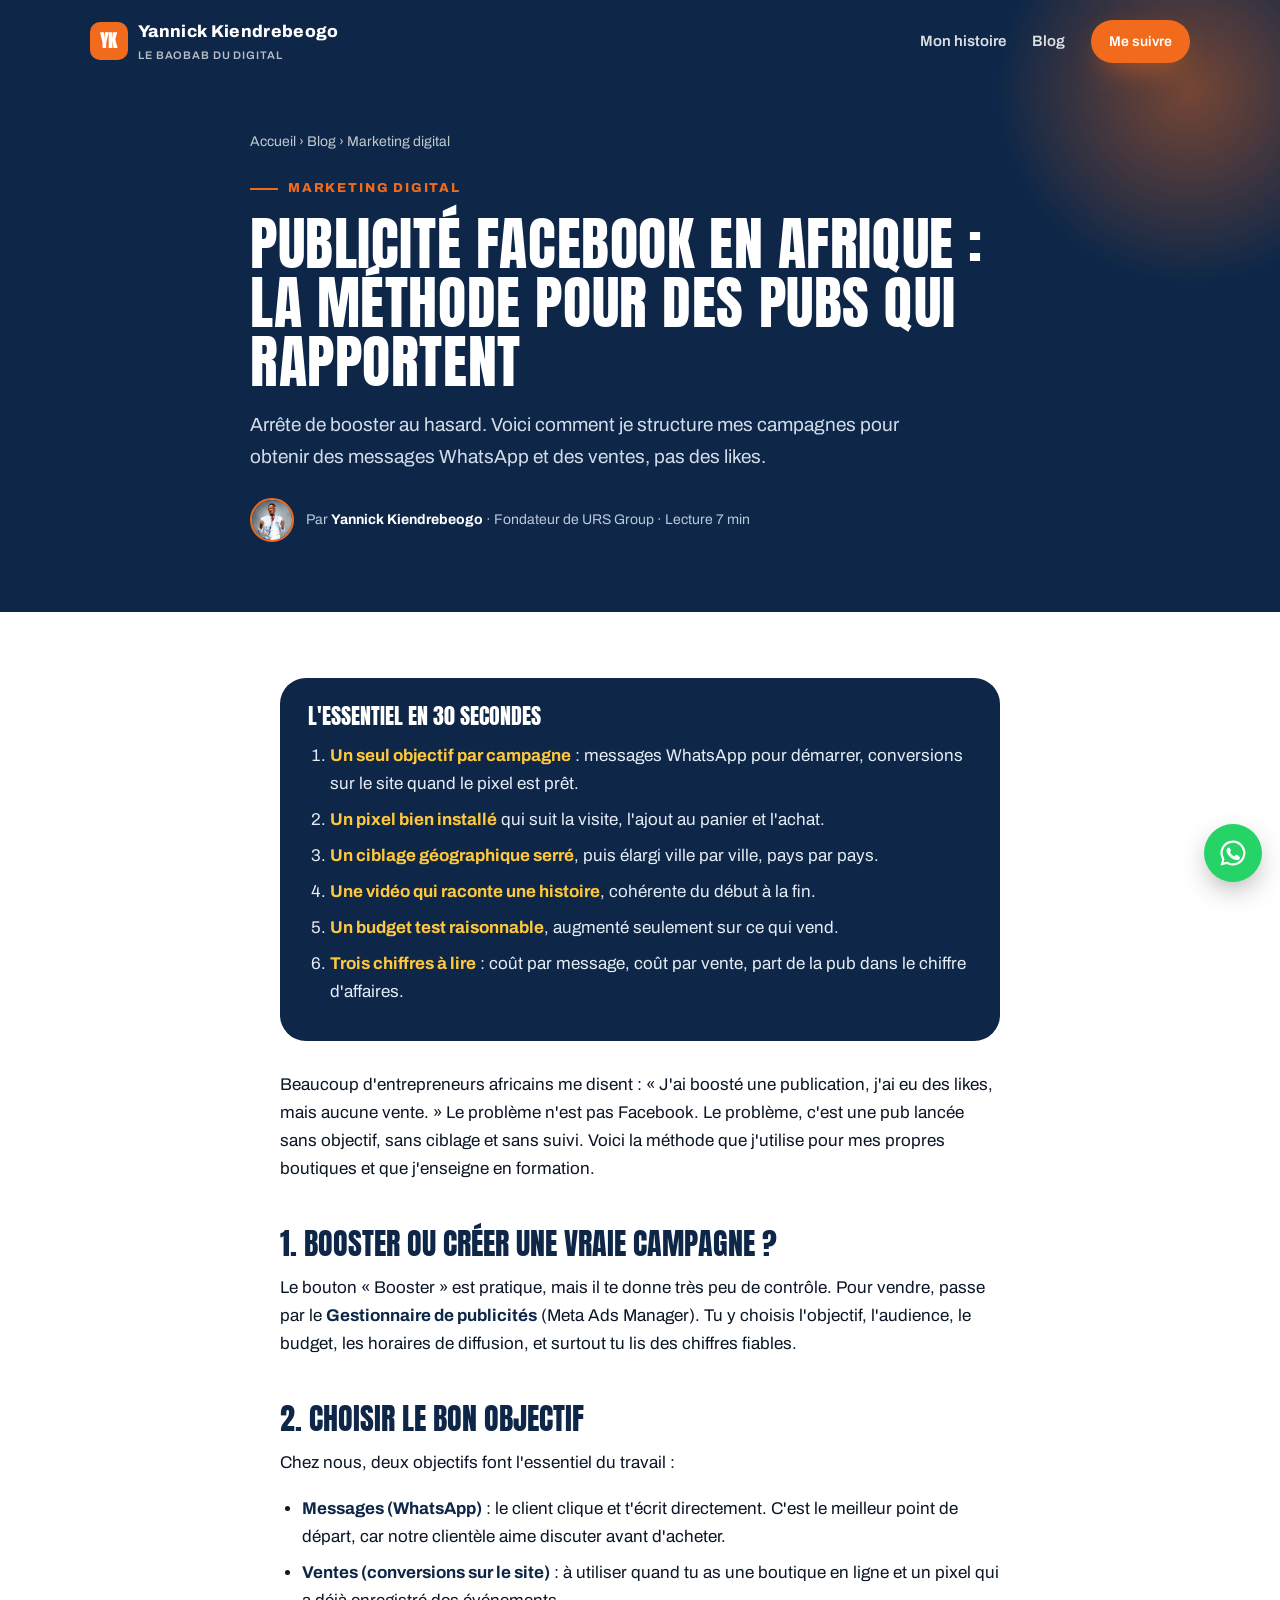
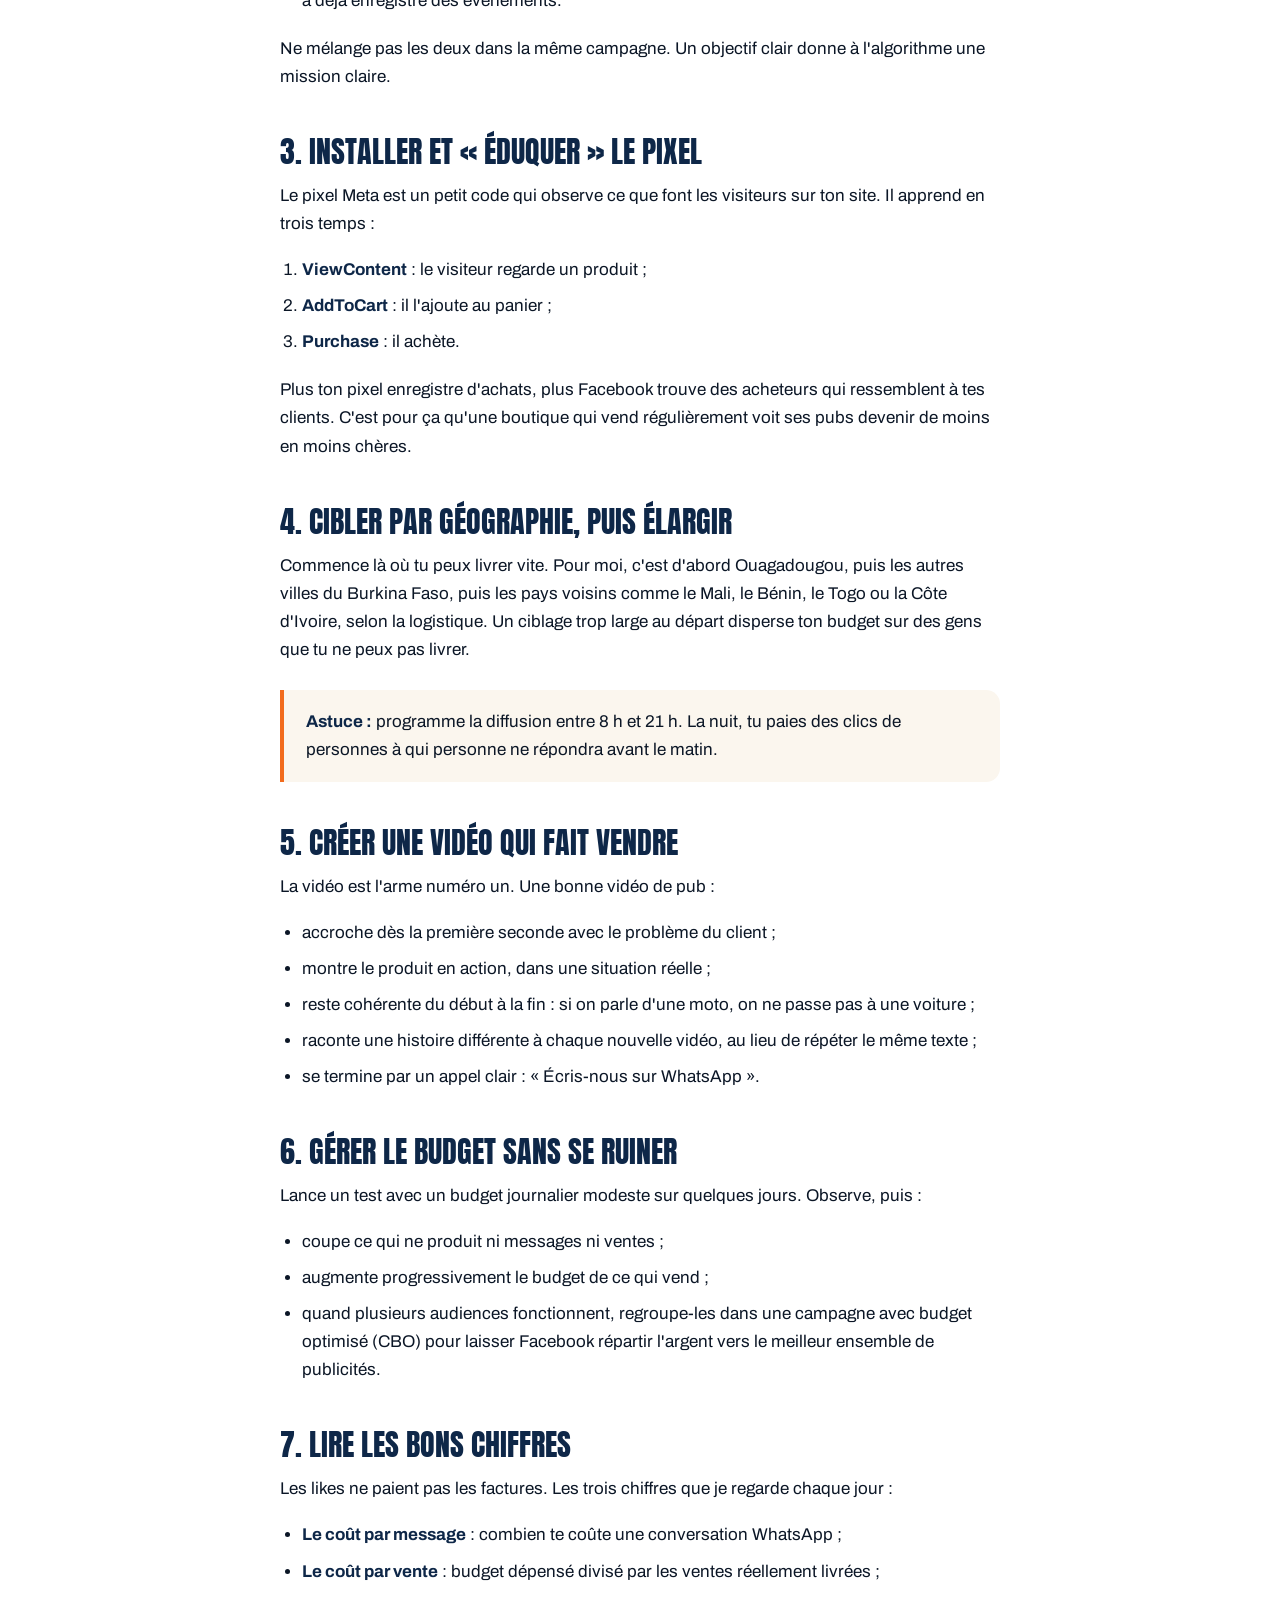
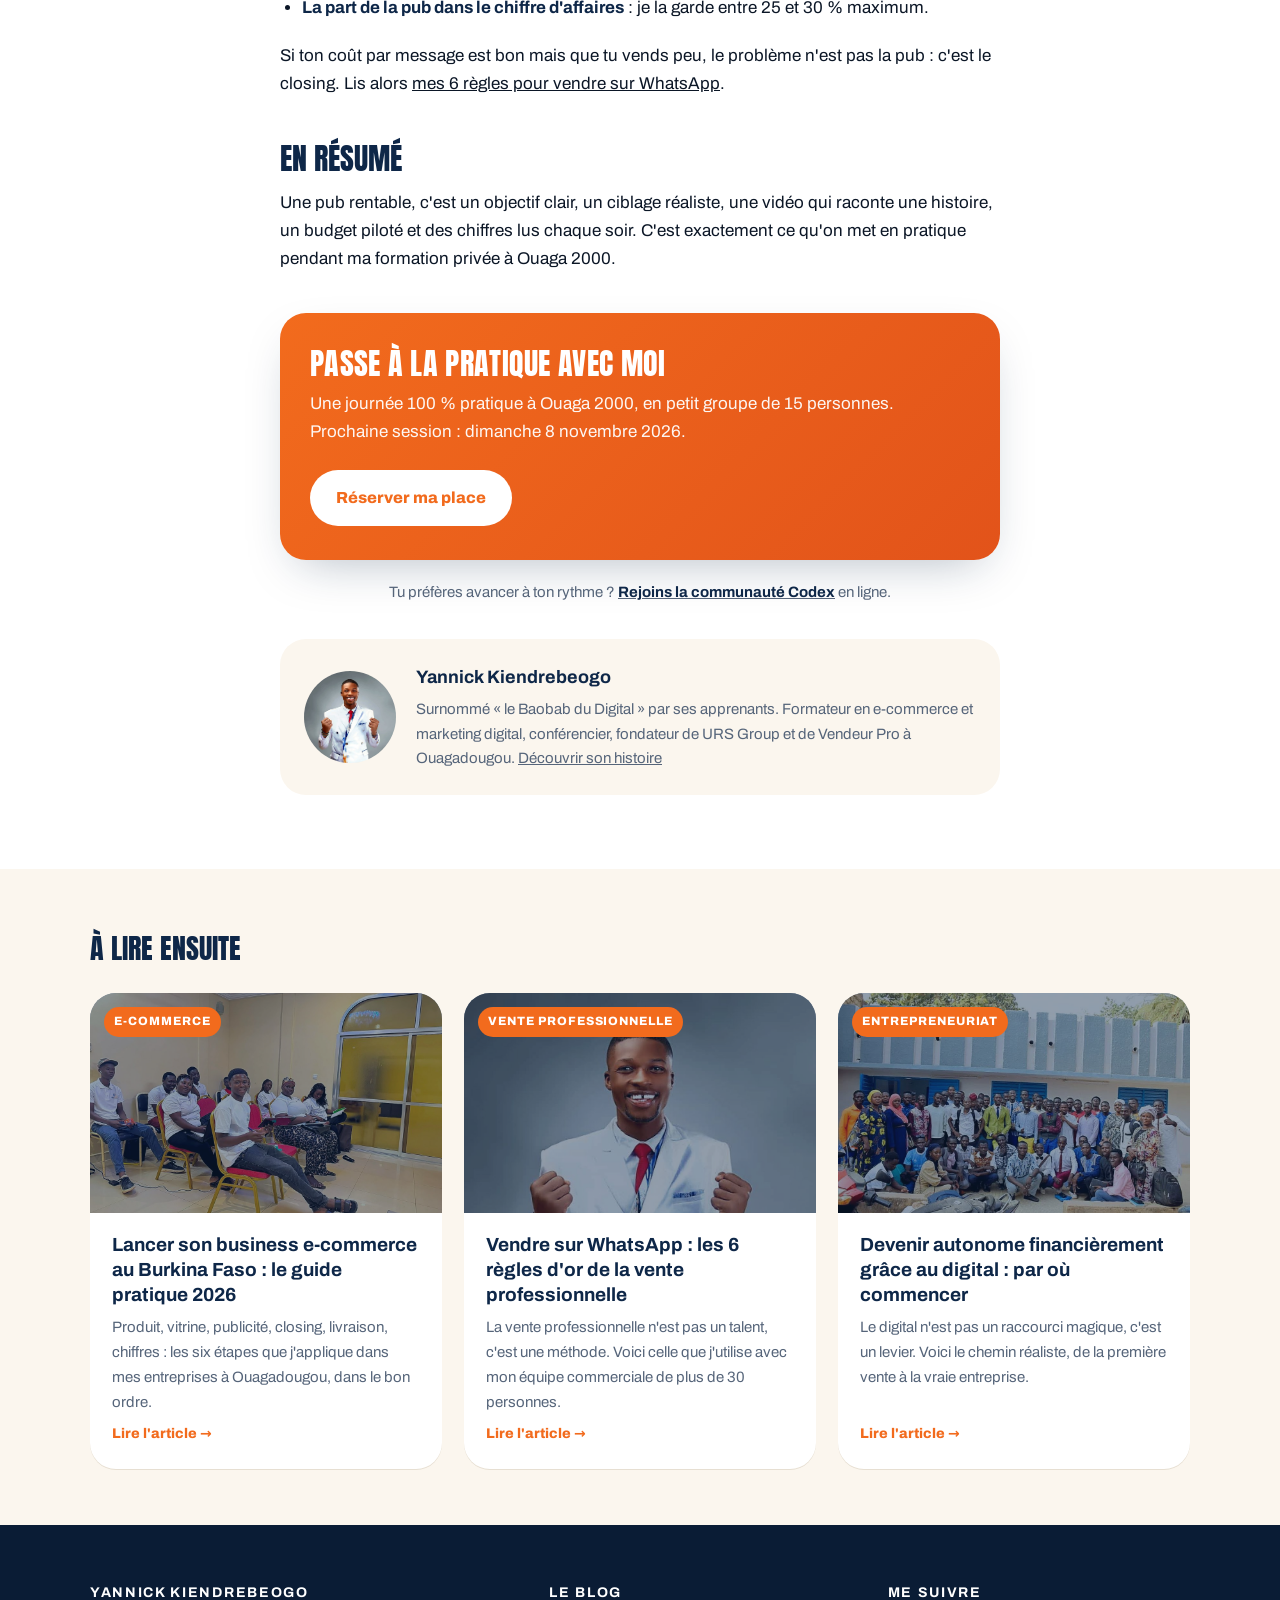
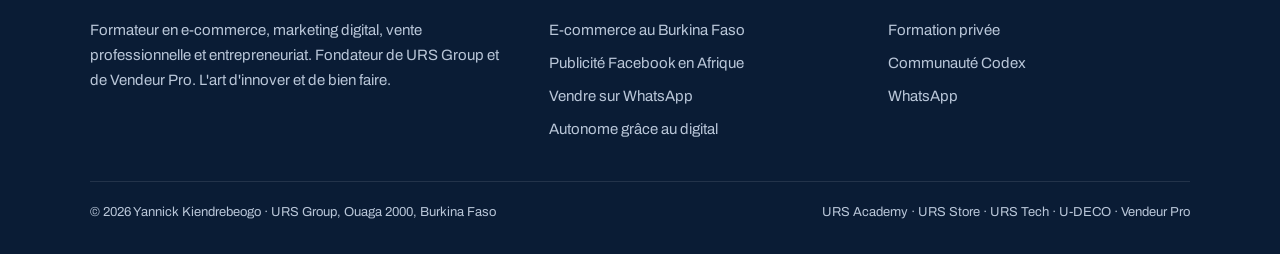
<file: publicite-facebook-afrique.html>
<!DOCTYPE html>
<html lang="fr">
<head>
<meta charset="UTF-8">
<meta name="viewport" content="width=device-width, initial-scale=1.0, viewport-fit=cover">
<title>Publicité Facebook en Afrique : la méthode pour des pubs rentables | Marketing digital</title>
<meta name="description" content="Marketing digital au Burkina Faso et en Afrique de l&#x27;Ouest : objectif de campagne, pixel Meta, ciblage, vidéo, budget et chiffres à suivre pour des publicités Facebook rentables.">
<meta name="author" content="Yannick Kiendrebeogo">
<meta name="robots" content="index, follow, max-image-preview:large">
<link rel="canonical" href="https://vendeurpro01.github.io/yannick-kiendrebeogo/publicite-facebook-afrique.html">
<meta name="theme-color" content="#0E2748">
<meta property="og:type" content="article">
<meta property="og:locale" content="fr_FR">
<meta property="og:site_name" content="Yannick Kiendrebeogo">
<meta property="og:title" content="Publicité Facebook en Afrique : la méthode pour des pubs rentables | Marketing digital">
<meta property="og:description" content="Marketing digital au Burkina Faso et en Afrique de l&#x27;Ouest : objectif de campagne, pixel Meta, ciblage, vidéo, budget et chiffres à suivre pour des publicités Facebook rentables.">
<meta property="og:url" content="https://vendeurpro01.github.io/yannick-kiendrebeogo/publicite-facebook-afrique.html">
<meta property="og:image" content="https://vendeurpro01.github.io/yannick-kiendrebeogo/og-yannick.jpg">
<meta name="twitter:card" content="summary_large_image">
<link rel="icon" href="data:image/svg+xml,%3Csvg xmlns='http://www.w3.org/2000/svg' viewBox='0 0 64 64'%3E%3Crect width='64' height='64' rx='14' fill='%23F26B1D'/%3E%3Ctext x='32' y='44' font-family='Arial Black,Arial' font-weight='900' font-size='30' fill='white' text-anchor='middle'%3EYK%3C/text%3E%3C/svg%3E">
<link rel="preload" as="font" type="font/woff2" href="anton-400.woff2" crossorigin>
<link rel="stylesheet" href="style.css">
<script type="application/ld+json">
{
 "@context": "https://schema.org",
 "@graph": [
  {
   "@type": "BlogPosting",
   "headline": "Publicité Facebook en Afrique : la méthode pour des pubs qui rapportent",
   "description": "Marketing digital au Burkina Faso et en Afrique de l'Ouest : objectif de campagne, pixel Meta, ciblage, vidéo, budget et chiffres à suivre pour des publicités Facebook rentables.",
   "inLanguage": "fr",
   "datePublished": "2026-10-06",
   "dateModified": "2026-10-06",
   "mainEntityOfPage": "https://vendeurpro01.github.io/yannick-kiendrebeogo/publicite-facebook-afrique.html",
   "image": "https://vendeurpro01.github.io/yannick-kiendrebeogo/yannick-kiendrebeogo-conferencier.jpg",
   "author": {
    "@type": "Person",
    "@id": "https://vendeurpro01.github.io/yannick-kiendrebeogo/#yannick",
    "name": "Yannick Kiendrebeogo",
    "url": "https://vendeurpro01.github.io/yannick-kiendrebeogo/"
   },
   "publisher": {
    "@type": "Person",
    "@id": "https://vendeurpro01.github.io/yannick-kiendrebeogo/#yannick",
    "name": "Yannick Kiendrebeogo",
    "url": "https://vendeurpro01.github.io/yannick-kiendrebeogo/"
   },
   "keywords": "Marketing digital, Burkina Faso, Afrique, Yannick Kiendrebeogo"
  },
  {
   "@type": "BreadcrumbList",
   "itemListElement": [
    {
     "@type": "ListItem",
     "position": 1,
     "name": "Accueil",
     "item": "https://vendeurpro01.github.io/yannick-kiendrebeogo/"
    },
    {
     "@type": "ListItem",
     "position": 2,
     "name": "Blog",
     "item": "https://vendeurpro01.github.io/yannick-kiendrebeogo/blog.html"
    },
    {
     "@type": "ListItem",
     "position": 3,
     "name": "Publicité Facebook en Afrique : la méthode pour des pubs qui rapportent",
     "item": "https://vendeurpro01.github.io/yannick-kiendrebeogo/publicite-facebook-afrique.html"
    }
   ]
  }
 ]
}
</script>
<script>
!function(f,b,e,v,n,t,s){if(f.fbq)return;n=f.fbq=function(){n.callMethod?n.callMethod.apply(n,arguments):n.queue.push(arguments)};if(!f._fbq)f._fbq=n;n.push=n;n.loaded=!0;n.version='2.0';n.queue=[];t=b.createElement(e);t.async=!0;t.src=v;s=b.getElementsByTagName(e)[0];s.parentNode.insertBefore(t,s)}(window,document,'script','https://connect.facebook.net/en_US/fbevents.js');
fbq('init','1073096111999430');fbq('track','PageView');
</script>
</head>
<body>
<svg width="0" height="0" style="position:absolute" aria-hidden="true"><symbol id="i-wa" viewBox="0 0 24 24" fill="currentColor"><path d="M12 2a10 10 0 00-8.6 15.1L2 22l5-1.3A10 10 0 1012 2zm0 18.2c-1.5 0-3-.4-4.3-1.2l-.3-.2-3 .8.8-2.9-.2-.3A8.2 8.2 0 1112 20.2zm4.5-6.1c-.2-.1-1.5-.7-1.7-.8-.2-.1-.4-.1-.6.1l-.8 1c-.1.2-.3.2-.5.1a6.7 6.7 0 01-3.3-2.9c-.2-.4.2-.4.7-1.3.1-.2 0-.3 0-.4l-.8-1.8c-.2-.5-.4-.4-.6-.4h-.5c-.2 0-.5.1-.7.3-.2.3-.9.9-.9 2.2s1 2.6 1.1 2.7c.1.2 1.9 2.9 4.6 4.1 1.7.7 2.4.8 3.2.7.5-.1 1.5-.6 1.7-1.2.2-.6.2-1.1.1-1.2 0-.1-.2-.2-.5-.3z"/></symbol></svg>
<nav class="nav" id="nav">
  <div class="wrap">
    <a class="brand" href="./"><span class="mono">YK</span><span>Yannick Kiendrebeogo<small>Le Baobab du Digital</small></span></a>
    <div class="nav-links">
      <a href="./#histoire">Mon histoire</a>
      <a href="blog.html">Blog</a>
      <a class="btn btn-primary" href="./#offres">Me suivre</a>
    </div>
  </div>
</nav>

<header class="post-hero">
  <div class="wrap">
    <div class="crumbs"><a href="./">Accueil</a> › <a href="blog.html">Blog</a> › Marketing digital</div>
    <span class="eyebrow">Marketing digital</span>
    <h1 class="display">Publicité Facebook en Afrique : la méthode pour des pubs qui rapportent</h1>
    <p class="lead">Arrête de booster au hasard. Voici comment je structure mes campagnes pour obtenir des messages WhatsApp et des ventes, pas des likes.</p>
    <div class="post-meta"><img src="yk-formateur.jpg" alt="Yannick Kiendrebeogo"><span>Par <b>Yannick Kiendrebeogo</b> · Fondateur de URS Group · Lecture 7 min</span></div>
  </div>
</header>
<main class="post">
  <article class="wrap">
<div class="summary">
<h2>L'essentiel en 30 secondes</h2>
<ol>
<li><strong>Un seul objectif par campagne</strong> : messages WhatsApp pour démarrer, conversions sur le site quand le pixel est prêt.</li>
<li><strong>Un pixel bien installé</strong> qui suit la visite, l'ajout au panier et l'achat.</li>
<li><strong>Un ciblage géographique serré</strong>, puis élargi ville par ville, pays par pays.</li>
<li><strong>Une vidéo qui raconte une histoire</strong>, cohérente du début à la fin.</li>
<li><strong>Un budget test raisonnable</strong>, augmenté seulement sur ce qui vend.</li>
<li><strong>Trois chiffres à lire</strong> : coût par message, coût par vente, part de la pub dans le chiffre d'affaires.</li>
</ol>
</div>

<p>Beaucoup d'entrepreneurs africains me disent : « J'ai boosté une publication, j'ai eu des likes, mais aucune vente. » Le problème n'est pas Facebook. Le problème, c'est une pub lancée sans objectif, sans ciblage et sans suivi. Voici la méthode que j'utilise pour mes propres boutiques et que j'enseigne en formation.</p>

<h2>1. Booster ou créer une vraie campagne ?</h2>
<p>Le bouton « Booster » est pratique, mais il te donne très peu de contrôle. Pour vendre, passe par le <strong>Gestionnaire de publicités</strong> (Meta Ads Manager). Tu y choisis l'objectif, l'audience, le budget, les horaires de diffusion, et surtout tu lis des chiffres fiables.</p>

<h2>2. Choisir le bon objectif</h2>
<p>Chez nous, deux objectifs font l'essentiel du travail :</p>
<ul>
<li><strong>Messages (WhatsApp)</strong> : le client clique et t'écrit directement. C'est le meilleur point de départ, car notre clientèle aime discuter avant d'acheter.</li>
<li><strong>Ventes (conversions sur le site)</strong> : à utiliser quand tu as une boutique en ligne et un pixel qui a déjà enregistré des événements.</li>
</ul>
<p>Ne mélange pas les deux dans la même campagne. Un objectif clair donne à l'algorithme une mission claire.</p>

<h2>3. Installer et « éduquer » le pixel</h2>
<p>Le pixel Meta est un petit code qui observe ce que font les visiteurs sur ton site. Il apprend en trois temps :</p>
<ol>
<li><strong>ViewContent</strong> : le visiteur regarde un produit ;</li>
<li><strong>AddToCart</strong> : il l'ajoute au panier ;</li>
<li><strong>Purchase</strong> : il achète.</li>
</ol>
<p>Plus ton pixel enregistre d'achats, plus Facebook trouve des acheteurs qui ressemblent à tes clients. C'est pour ça qu'une boutique qui vend régulièrement voit ses pubs devenir de moins en moins chères.</p>

<h2>4. Cibler par géographie, puis élargir</h2>
<p>Commence là où tu peux livrer vite. Pour moi, c'est d'abord Ouagadougou, puis les autres villes du Burkina Faso, puis les pays voisins comme le Mali, le Bénin, le Togo ou la Côte d'Ivoire, selon la logistique. Un ciblage trop large au départ disperse ton budget sur des gens que tu ne peux pas livrer.</p>
<div class="tip"><p><strong>Astuce :</strong> programme la diffusion entre 8 h et 21 h. La nuit, tu paies des clics de personnes à qui personne ne répondra avant le matin.</p></div>

<h2>5. Créer une vidéo qui fait vendre</h2>
<p>La vidéo est l'arme numéro un. Une bonne vidéo de pub :</p>
<ul>
<li>accroche dès la première seconde avec le problème du client ;</li>
<li>montre le produit en action, dans une situation réelle ;</li>
<li>reste cohérente du début à la fin : si on parle d'une moto, on ne passe pas à une voiture ;</li>
<li>raconte une histoire différente à chaque nouvelle vidéo, au lieu de répéter le même texte ;</li>
<li>se termine par un appel clair : « Écris-nous sur WhatsApp ».</li>
</ul>

<h2>6. Gérer le budget sans se ruiner</h2>
<p>Lance un test avec un budget journalier modeste sur quelques jours. Observe, puis :</p>
<ul>
<li>coupe ce qui ne produit ni messages ni ventes ;</li>
<li>augmente progressivement le budget de ce qui vend ;</li>
<li>quand plusieurs audiences fonctionnent, regroupe-les dans une campagne avec budget optimisé (CBO) pour laisser Facebook répartir l'argent vers le meilleur ensemble de publicités.</li>
</ul>

<h2>7. Lire les bons chiffres</h2>
<p>Les likes ne paient pas les factures. Les trois chiffres que je regarde chaque jour :</p>
<ul>
<li><strong>Le coût par message</strong> : combien te coûte une conversation WhatsApp ;</li>
<li><strong>Le coût par vente</strong> : budget dépensé divisé par les ventes réellement livrées ;</li>
<li><strong>La part de la pub dans le chiffre d'affaires</strong> : je la garde entre 25 et 30 % maximum.</li>
</ul>
<p>Si ton coût par message est bon mais que tu vends peu, le problème n'est pas la pub : c'est le closing. Lis alors <a href="vente-whatsapp-closing.html">mes 6 règles pour vendre sur WhatsApp</a>.</p>

<h2>En résumé</h2>
<p>Une pub rentable, c'est un objectif clair, un ciblage réaliste, une vidéo qui raconte une histoire, un budget piloté et des chiffres lus chaque soir. C'est exactement ce qu'on met en pratique pendant ma formation privée à Ouaga 2000.</p>

    <div class="cta-box">
      <h2 class="display">Passe à la pratique avec moi</h2>
      <p>Une journée 100 % pratique à Ouaga 2000, en petit groupe de 15 personnes. Prochaine session : dimanche 8 novembre 2026.</p>
      <a class="btn" href="https://vendeurpro01.github.io/FORMATION-PRIV-E-URS/" target="_blank" rel="noopener">Réserver ma place</a>
    </div>
    <p style="text-align:center;font-size:15px;color:var(--muted)">Tu préfères avancer à ton rythme ? <a href="https://vkmuvrwa.mychariow.shop/prd_ofy508" target="_blank" rel="noopener"><strong>Rejoins la communauté Codex</strong></a> en ligne.</p>
    <div class="author">
      <img src="yk-formateur.jpg" alt="Yannick Kiendrebeogo" loading="lazy">
      <div><b>Yannick Kiendrebeogo</b><p>Surnommé « le Baobab du Digital » par ses apprenants. Formateur en e-commerce et marketing digital, conférencier, fondateur de URS Group et de Vendeur Pro à Ouagadougou. <a href="./#histoire">Découvrir son histoire</a></p></div>
    </div>
  </article>
</main>
<section class="related">
  <div class="wrap">
    <h2>À lire ensuite</h2>
    <div class="cards"><a class="card reveal" href="e-commerce-burkina-faso.html"><div class="thumb"><img src="session-salle.jpg" alt="" loading="lazy" style="object-position:center"><span class="tag">E-commerce</span></div><div class="body"><h3>Lancer son business e-commerce au Burkina Faso : le guide pratique 2026</h3><p>Produit, vitrine, publicité, closing, livraison, chiffres : les six étapes que j&#x27;applique dans mes entreprises à Ouagadougou, dans le bon ordre.</p><span class="more">Lire l'article →</span></div></a><a class="card reveal d1" href="vente-whatsapp-closing.html"><div class="thumb"><img src="yk-formateur.jpg" alt="" loading="lazy" style="object-position:top"><span class="tag">Vente professionnelle</span></div><div class="body"><h3>Vendre sur WhatsApp : les 6 règles d&#x27;or de la vente professionnelle</h3><p>La vente professionnelle n&#x27;est pas un talent, c&#x27;est une méthode. Voici celle que j&#x27;utilise avec mon équipe commerciale de plus de 30 personnes.</p><span class="more">Lire l'article →</span></div></a><a class="card reveal d2" href="devenir-autonome-financierement-digital.html"><div class="thumb"><img src="session-groupe.jpg" alt="" loading="lazy" style="object-position:center"><span class="tag">Entrepreneuriat</span></div><div class="body"><h3>Devenir autonome financièrement grâce au digital : par où commencer</h3><p>Le digital n&#x27;est pas un raccourci magique, c&#x27;est un levier. Voici le chemin réaliste, de la première vente à la vraie entreprise.</p><span class="more">Lire l'article →</span></div></a></div>
  </div>
</section>
<footer class="foot">
  <div class="wrap">
    <div class="cols">
      <div>
        <h4>Yannick Kiendrebeogo</h4>
        <p>Formateur en e-commerce, marketing digital, vente professionnelle et entrepreneuriat. Fondateur de URS Group et de Vendeur Pro. L'art d'innover et de bien faire.</p>
      </div>
      <div>
        <h4>Le blog</h4>
        <ul>
          <li><a href="e-commerce-burkina-faso.html">E-commerce au Burkina Faso</a></li>
          <li><a href="publicite-facebook-afrique.html">Publicité Facebook en Afrique</a></li>
          <li><a href="vente-whatsapp-closing.html">Vendre sur WhatsApp</a></li>
          <li><a href="devenir-autonome-financierement-digital.html">Autonome grâce au digital</a></li>
        </ul>
      </div>
      <div>
        <h4>Me suivre</h4>
        <ul>
          <li><a href="https://vendeurpro01.github.io/FORMATION-PRIV-E-URS/">Formation privée</a></li>
          <li><a href="https://vkmuvrwa.mychariow.shop/prd_ofy508">Communauté Codex</a></li>
          <li><a href="https://wa.me/22667671146">WhatsApp</a></li>
        </ul>
      </div>
    </div>
    <div class="legal"><span>© 2026 Yannick Kiendrebeogo · URS Group, Ouaga 2000, Burkina Faso</span><span>URS Academy · URS Store · URS Tech · U-DECO · Vendeur Pro</span></div>
  </div>
</footer>
<a class="wa-float" href="https://wa.me/22667671146?text=Bonjour%20Yannick%2C%20je%20viens%20de%20ton%20blog." target="_blank" rel="noopener" aria-label="Écrire à Yannick sur WhatsApp"><svg><use href="#i-wa"/></svg></a>
<script>
(function(){var nav=document.getElementById('nav');function s(){nav.classList.toggle('scrolled',window.scrollY>40);}window.addEventListener('scroll',s,{passive:true});s();
var io=new IntersectionObserver(function(es){es.forEach(function(e){if(e.isIntersecting){e.target.classList.add('in');io.unobserve(e.target);}});},{threshold:0.01});
document.querySelectorAll('.reveal').forEach(function(el){io.observe(el);});})();
</script>
</body>
</html>
</file>
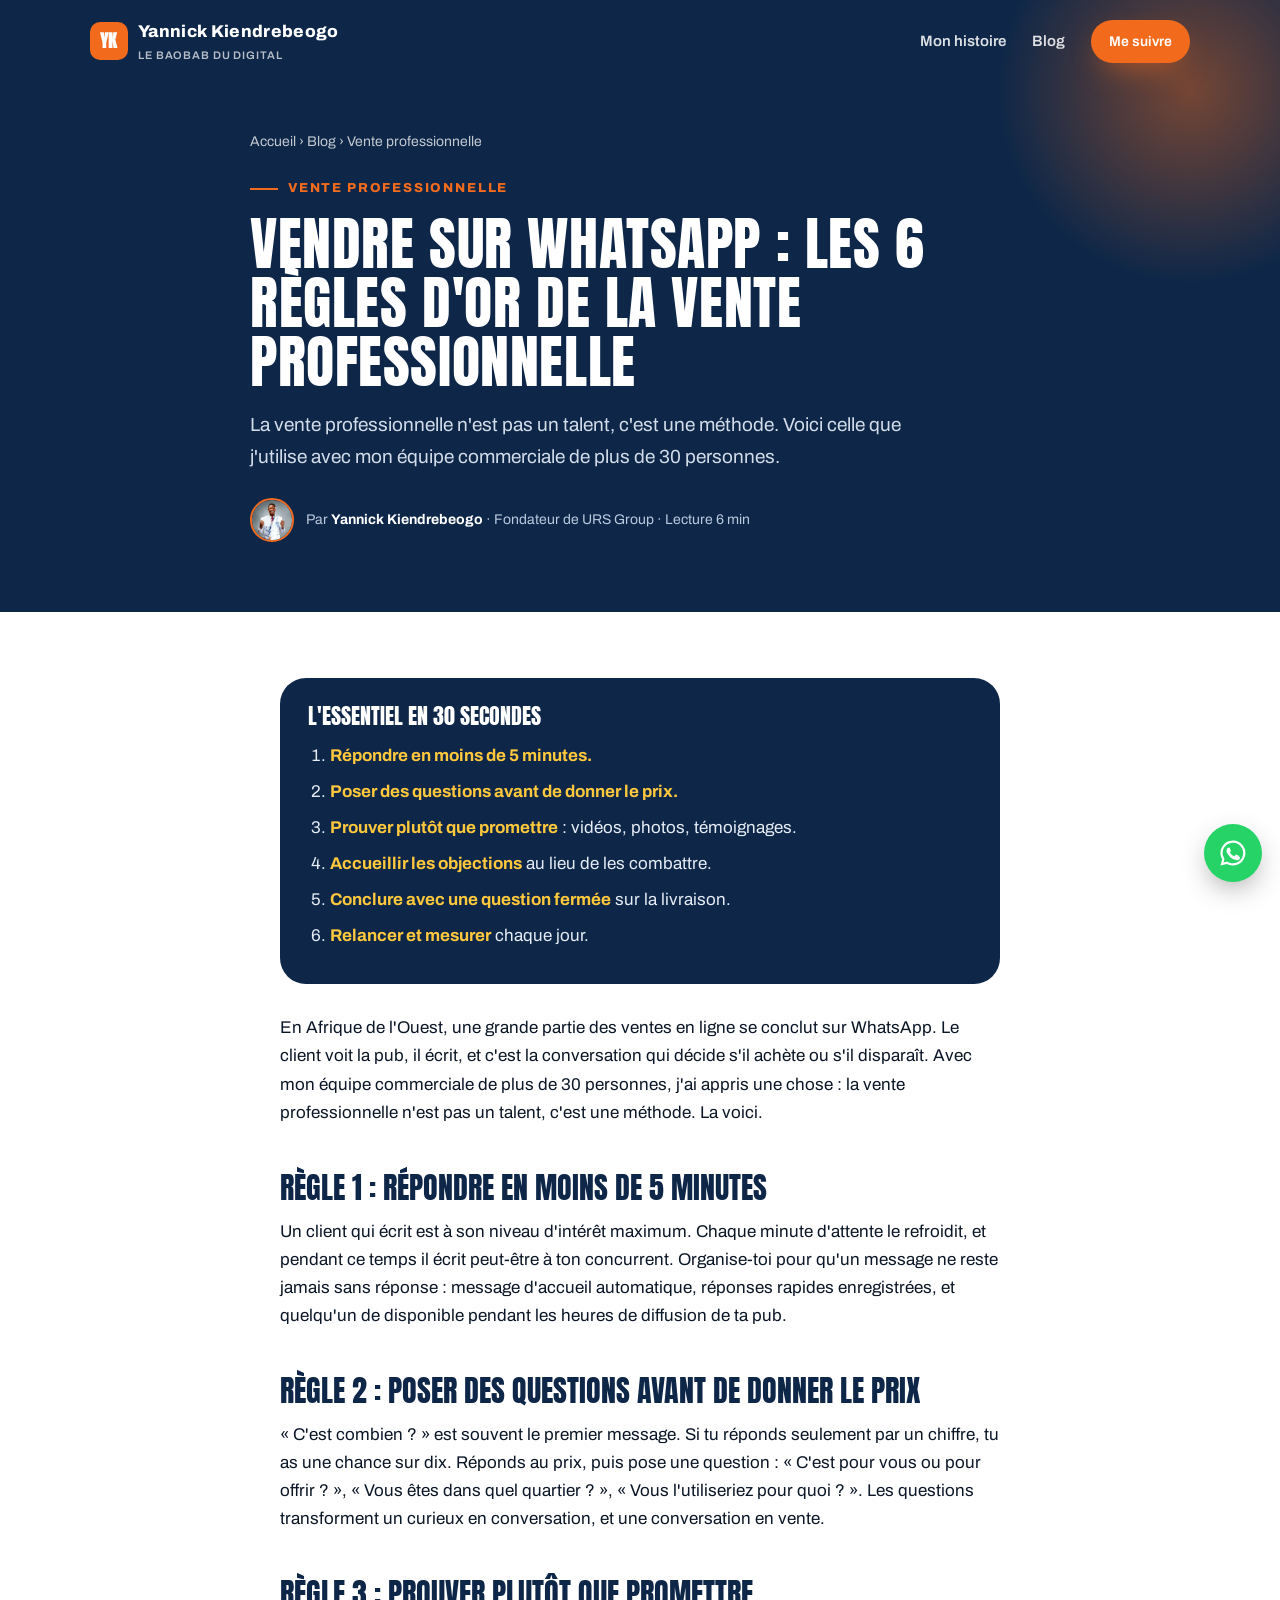
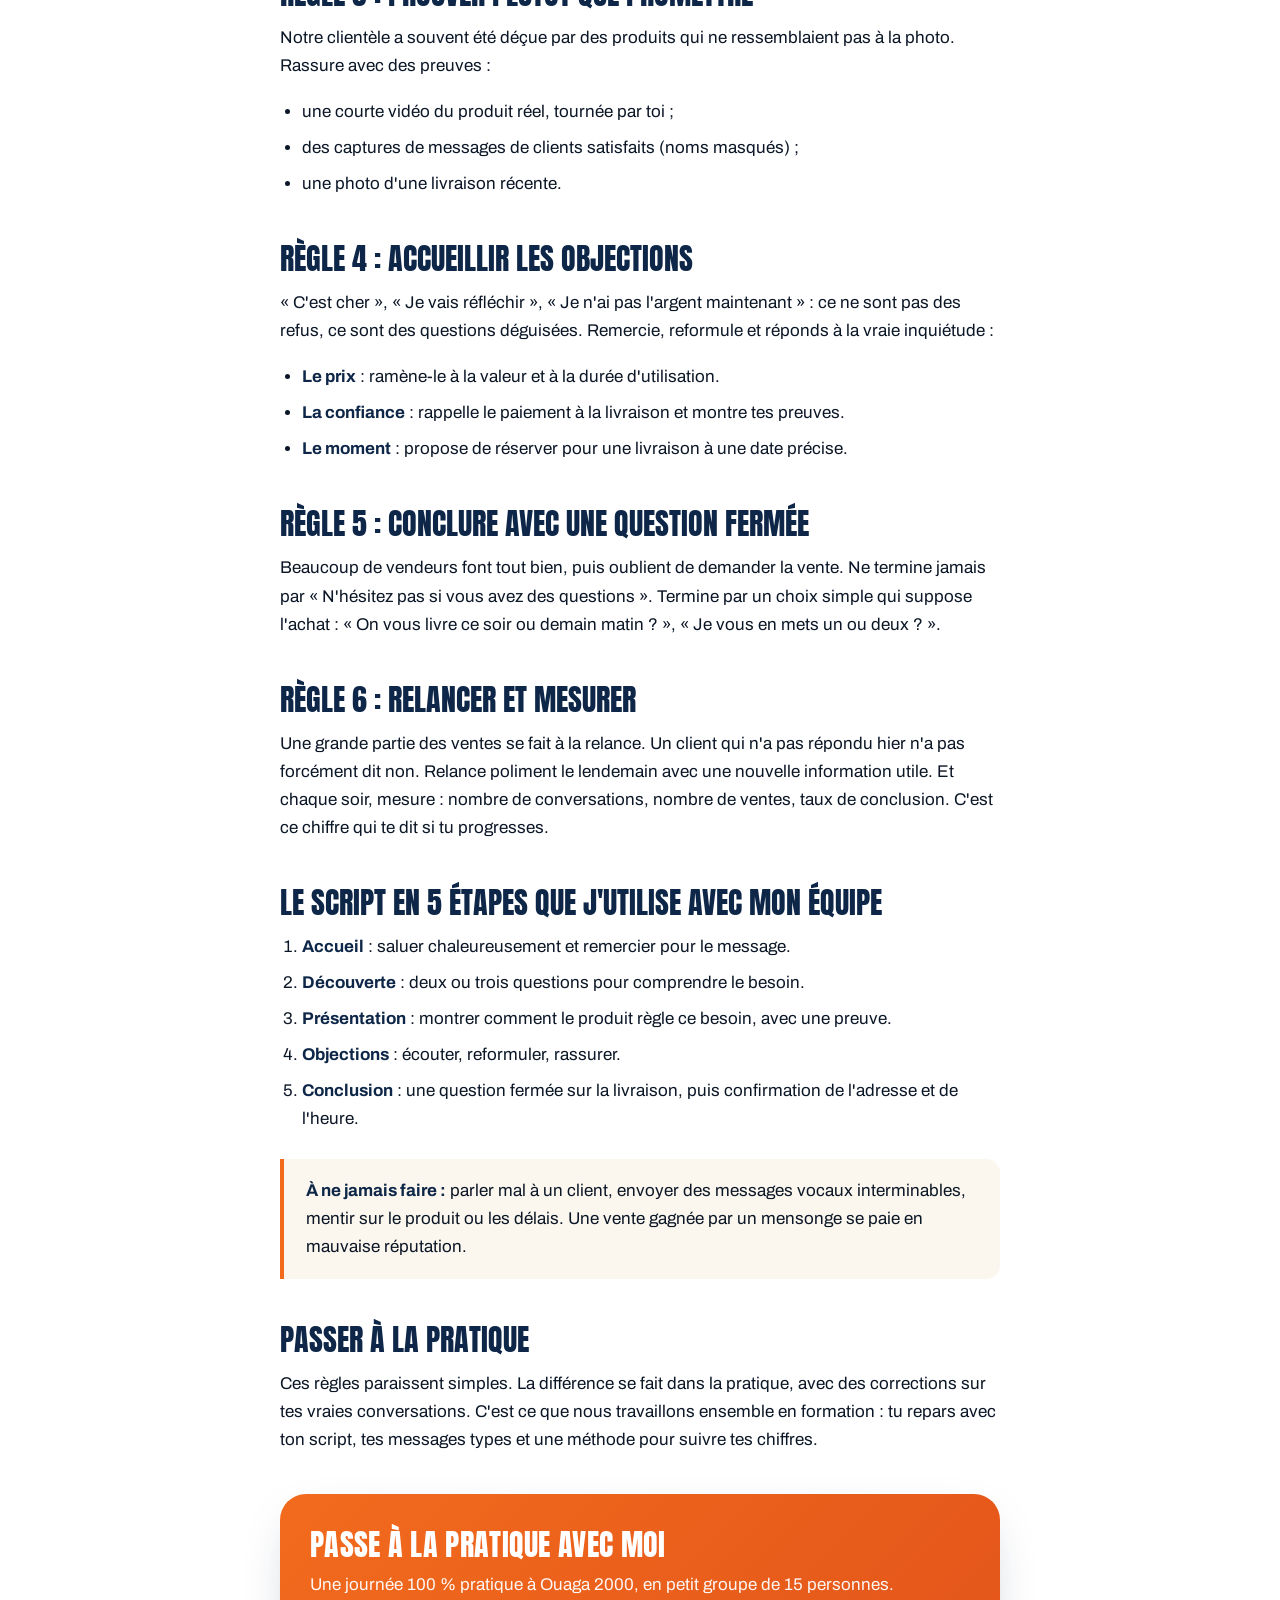
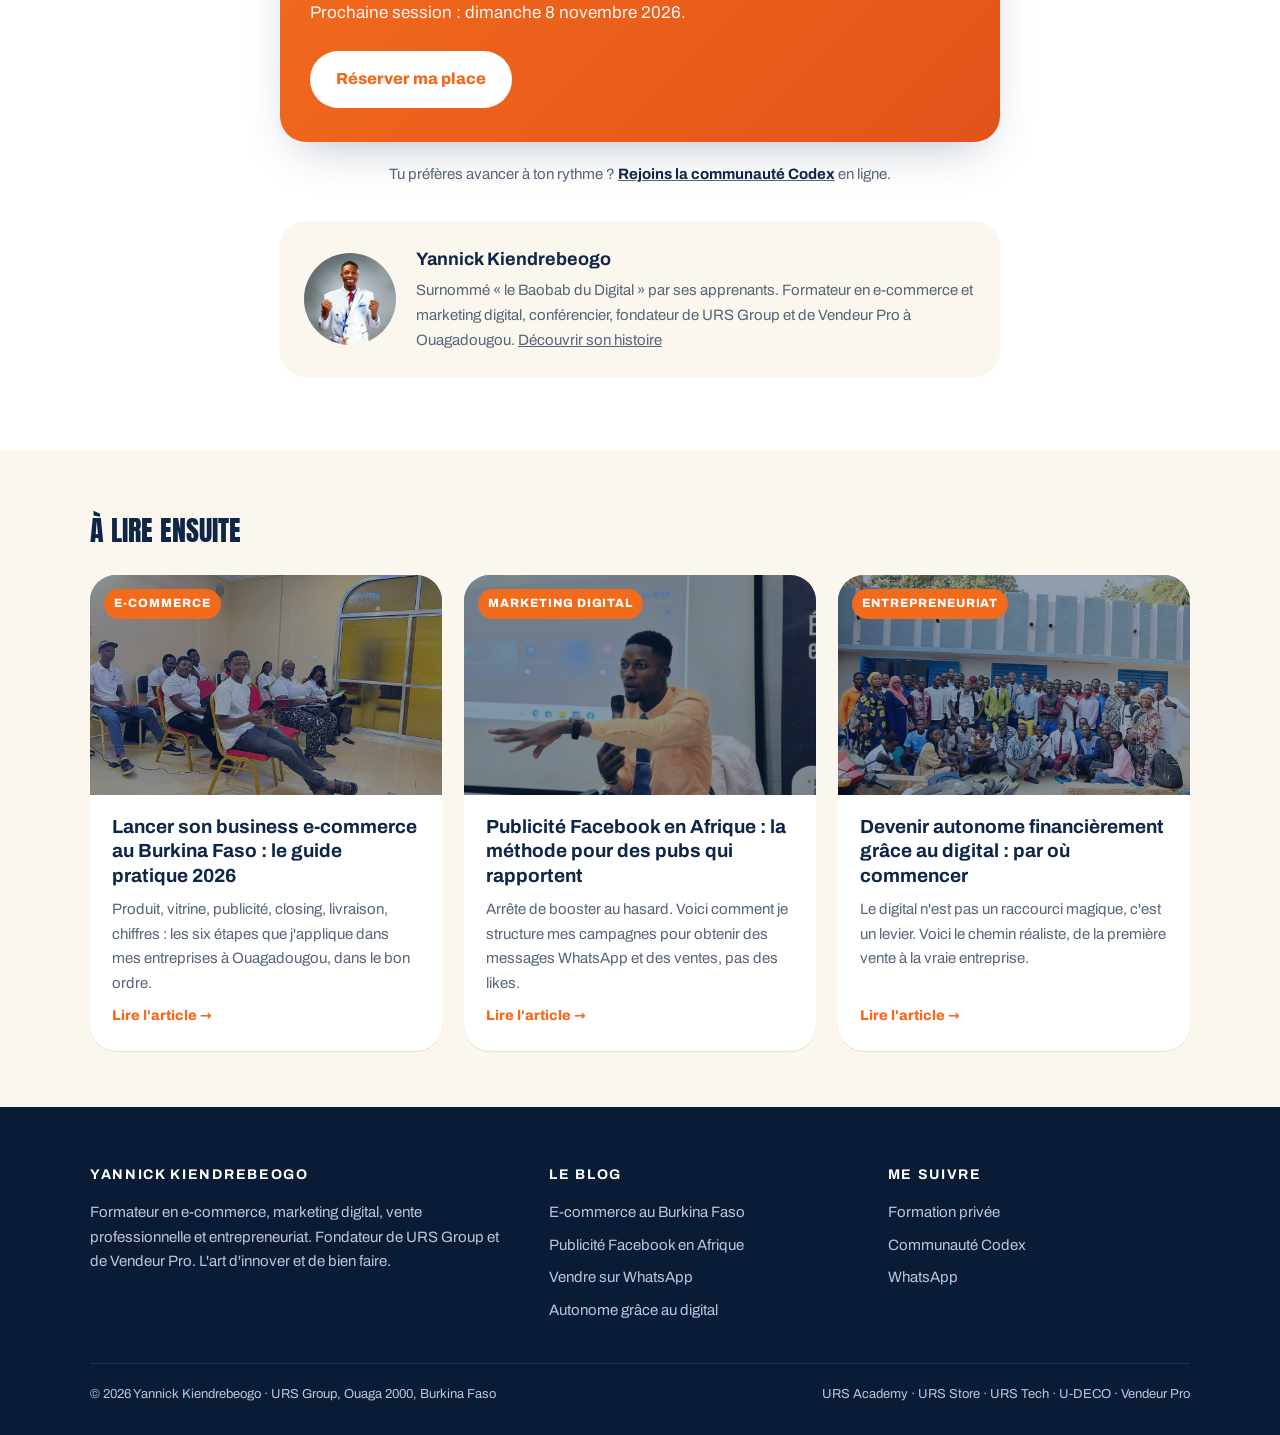
<file: vente-whatsapp-closing.html>
<!DOCTYPE html>
<html lang="fr">
<head>
<meta charset="UTF-8">
<meta name="viewport" content="width=device-width, initial-scale=1.0, viewport-fit=cover">
<title>Vendre sur WhatsApp : 6 règles d&#x27;or et un script de closing | Vente professionnelle</title>
<meta name="description" content="Vente professionnelle sur WhatsApp : répondre vite, poser les bonnes questions, prouver, traiter les objections et conclure. Le script en 5 étapes de Yannick Kiendrebeogo.">
<meta name="author" content="Yannick Kiendrebeogo">
<meta name="robots" content="index, follow, max-image-preview:large">
<link rel="canonical" href="https://vendeurpro01.github.io/yannick-kiendrebeogo/vente-whatsapp-closing.html">
<meta name="theme-color" content="#0E2748">
<meta property="og:type" content="article">
<meta property="og:locale" content="fr_FR">
<meta property="og:site_name" content="Yannick Kiendrebeogo">
<meta property="og:title" content="Vendre sur WhatsApp : 6 règles d&#x27;or et un script de closing | Vente professionnelle">
<meta property="og:description" content="Vente professionnelle sur WhatsApp : répondre vite, poser les bonnes questions, prouver, traiter les objections et conclure. Le script en 5 étapes de Yannick Kiendrebeogo.">
<meta property="og:url" content="https://vendeurpro01.github.io/yannick-kiendrebeogo/vente-whatsapp-closing.html">
<meta property="og:image" content="https://vendeurpro01.github.io/yannick-kiendrebeogo/og-yannick.jpg">
<meta name="twitter:card" content="summary_large_image">
<link rel="icon" href="data:image/svg+xml,%3Csvg xmlns='http://www.w3.org/2000/svg' viewBox='0 0 64 64'%3E%3Crect width='64' height='64' rx='14' fill='%23F26B1D'/%3E%3Ctext x='32' y='44' font-family='Arial Black,Arial' font-weight='900' font-size='30' fill='white' text-anchor='middle'%3EYK%3C/text%3E%3C/svg%3E">
<link rel="preload" as="font" type="font/woff2" href="anton-400.woff2" crossorigin>
<link rel="stylesheet" href="style.css">
<script type="application/ld+json">
{
 "@context": "https://schema.org",
 "@graph": [
  {
   "@type": "BlogPosting",
   "headline": "Vendre sur WhatsApp : les 6 règles d'or de la vente professionnelle",
   "description": "Vente professionnelle sur WhatsApp : répondre vite, poser les bonnes questions, prouver, traiter les objections et conclure. Le script en 5 étapes de Yannick Kiendrebeogo.",
   "inLanguage": "fr",
   "datePublished": "2026-10-06",
   "dateModified": "2026-10-06",
   "mainEntityOfPage": "https://vendeurpro01.github.io/yannick-kiendrebeogo/vente-whatsapp-closing.html",
   "image": "https://vendeurpro01.github.io/yannick-kiendrebeogo/yk-formateur.jpg",
   "author": {
    "@type": "Person",
    "@id": "https://vendeurpro01.github.io/yannick-kiendrebeogo/#yannick",
    "name": "Yannick Kiendrebeogo",
    "url": "https://vendeurpro01.github.io/yannick-kiendrebeogo/"
   },
   "publisher": {
    "@type": "Person",
    "@id": "https://vendeurpro01.github.io/yannick-kiendrebeogo/#yannick",
    "name": "Yannick Kiendrebeogo",
    "url": "https://vendeurpro01.github.io/yannick-kiendrebeogo/"
   },
   "keywords": "Vente professionnelle, Burkina Faso, Afrique, Yannick Kiendrebeogo"
  },
  {
   "@type": "BreadcrumbList",
   "itemListElement": [
    {
     "@type": "ListItem",
     "position": 1,
     "name": "Accueil",
     "item": "https://vendeurpro01.github.io/yannick-kiendrebeogo/"
    },
    {
     "@type": "ListItem",
     "position": 2,
     "name": "Blog",
     "item": "https://vendeurpro01.github.io/yannick-kiendrebeogo/blog.html"
    },
    {
     "@type": "ListItem",
     "position": 3,
     "name": "Vendre sur WhatsApp : les 6 règles d'or de la vente professionnelle",
     "item": "https://vendeurpro01.github.io/yannick-kiendrebeogo/vente-whatsapp-closing.html"
    }
   ]
  }
 ]
}
</script>
<script>
!function(f,b,e,v,n,t,s){if(f.fbq)return;n=f.fbq=function(){n.callMethod?n.callMethod.apply(n,arguments):n.queue.push(arguments)};if(!f._fbq)f._fbq=n;n.push=n;n.loaded=!0;n.version='2.0';n.queue=[];t=b.createElement(e);t.async=!0;t.src=v;s=b.getElementsByTagName(e)[0];s.parentNode.insertBefore(t,s)}(window,document,'script','https://connect.facebook.net/en_US/fbevents.js');
fbq('init','1073096111999430');fbq('track','PageView');
</script>
</head>
<body>
<svg width="0" height="0" style="position:absolute" aria-hidden="true"><symbol id="i-wa" viewBox="0 0 24 24" fill="currentColor"><path d="M12 2a10 10 0 00-8.6 15.1L2 22l5-1.3A10 10 0 1012 2zm0 18.2c-1.5 0-3-.4-4.3-1.2l-.3-.2-3 .8.8-2.9-.2-.3A8.2 8.2 0 1112 20.2zm4.5-6.1c-.2-.1-1.5-.7-1.7-.8-.2-.1-.4-.1-.6.1l-.8 1c-.1.2-.3.2-.5.1a6.7 6.7 0 01-3.3-2.9c-.2-.4.2-.4.7-1.3.1-.2 0-.3 0-.4l-.8-1.8c-.2-.5-.4-.4-.6-.4h-.5c-.2 0-.5.1-.7.3-.2.3-.9.9-.9 2.2s1 2.6 1.1 2.7c.1.2 1.9 2.9 4.6 4.1 1.7.7 2.4.8 3.2.7.5-.1 1.5-.6 1.7-1.2.2-.6.2-1.1.1-1.2 0-.1-.2-.2-.5-.3z"/></symbol></svg>
<nav class="nav" id="nav">
  <div class="wrap">
    <a class="brand" href="./"><span class="mono">YK</span><span>Yannick Kiendrebeogo<small>Le Baobab du Digital</small></span></a>
    <div class="nav-links">
      <a href="./#histoire">Mon histoire</a>
      <a href="blog.html">Blog</a>
      <a class="btn btn-primary" href="./#offres">Me suivre</a>
    </div>
  </div>
</nav>

<header class="post-hero">
  <div class="wrap">
    <div class="crumbs"><a href="./">Accueil</a> › <a href="blog.html">Blog</a> › Vente professionnelle</div>
    <span class="eyebrow">Vente professionnelle</span>
    <h1 class="display">Vendre sur WhatsApp : les 6 règles d&#x27;or de la vente professionnelle</h1>
    <p class="lead">La vente professionnelle n&#x27;est pas un talent, c&#x27;est une méthode. Voici celle que j&#x27;utilise avec mon équipe commerciale de plus de 30 personnes.</p>
    <div class="post-meta"><img src="yk-formateur.jpg" alt="Yannick Kiendrebeogo"><span>Par <b>Yannick Kiendrebeogo</b> · Fondateur de URS Group · Lecture 6 min</span></div>
  </div>
</header>
<main class="post">
  <article class="wrap">
<div class="summary">
<h2>L'essentiel en 30 secondes</h2>
<ol>
<li><strong>Répondre en moins de 5 minutes.</strong></li>
<li><strong>Poser des questions avant de donner le prix.</strong></li>
<li><strong>Prouver plutôt que promettre</strong> : vidéos, photos, témoignages.</li>
<li><strong>Accueillir les objections</strong> au lieu de les combattre.</li>
<li><strong>Conclure avec une question fermée</strong> sur la livraison.</li>
<li><strong>Relancer et mesurer</strong> chaque jour.</li>
</ol>
</div>

<p>En Afrique de l'Ouest, une grande partie des ventes en ligne se conclut sur WhatsApp. Le client voit la pub, il écrit, et c'est la conversation qui décide s'il achète ou s'il disparaît. Avec mon équipe commerciale de plus de 30 personnes, j'ai appris une chose : la vente professionnelle n'est pas un talent, c'est une méthode. La voici.</p>

<h2>Règle 1 : répondre en moins de 5 minutes</h2>
<p>Un client qui écrit est à son niveau d'intérêt maximum. Chaque minute d'attente le refroidit, et pendant ce temps il écrit peut-être à ton concurrent. Organise-toi pour qu'un message ne reste jamais sans réponse : message d'accueil automatique, réponses rapides enregistrées, et quelqu'un de disponible pendant les heures de diffusion de ta pub.</p>

<h2>Règle 2 : poser des questions avant de donner le prix</h2>
<p>« C'est combien ? » est souvent le premier message. Si tu réponds seulement par un chiffre, tu as une chance sur dix. Réponds au prix, puis pose une question : « C'est pour vous ou pour offrir ? », « Vous êtes dans quel quartier ? », « Vous l'utiliseriez pour quoi ? ». Les questions transforment un curieux en conversation, et une conversation en vente.</p>

<h2>Règle 3 : prouver plutôt que promettre</h2>
<p>Notre clientèle a souvent été déçue par des produits qui ne ressemblaient pas à la photo. Rassure avec des preuves :</p>
<ul>
<li>une courte vidéo du produit réel, tournée par toi ;</li>
<li>des captures de messages de clients satisfaits (noms masqués) ;</li>
<li>une photo d'une livraison récente.</li>
</ul>

<h2>Règle 4 : accueillir les objections</h2>
<p>« C'est cher », « Je vais réfléchir », « Je n'ai pas l'argent maintenant » : ce ne sont pas des refus, ce sont des questions déguisées. Remercie, reformule et réponds à la vraie inquiétude :</p>
<ul>
<li><strong>Le prix</strong> : ramène-le à la valeur et à la durée d'utilisation.</li>
<li><strong>La confiance</strong> : rappelle le paiement à la livraison et montre tes preuves.</li>
<li><strong>Le moment</strong> : propose de réserver pour une livraison à une date précise.</li>
</ul>

<h2>Règle 5 : conclure avec une question fermée</h2>
<p>Beaucoup de vendeurs font tout bien, puis oublient de demander la vente. Ne termine jamais par « N'hésitez pas si vous avez des questions ». Termine par un choix simple qui suppose l'achat : « On vous livre ce soir ou demain matin ? », « Je vous en mets un ou deux ? ».</p>

<h2>Règle 6 : relancer et mesurer</h2>
<p>Une grande partie des ventes se fait à la relance. Un client qui n'a pas répondu hier n'a pas forcément dit non. Relance poliment le lendemain avec une nouvelle information utile. Et chaque soir, mesure : nombre de conversations, nombre de ventes, taux de conclusion. C'est ce chiffre qui te dit si tu progresses.</p>

<h2>Le script en 5 étapes que j'utilise avec mon équipe</h2>
<ol>
<li><strong>Accueil</strong> : saluer chaleureusement et remercier pour le message.</li>
<li><strong>Découverte</strong> : deux ou trois questions pour comprendre le besoin.</li>
<li><strong>Présentation</strong> : montrer comment le produit règle ce besoin, avec une preuve.</li>
<li><strong>Objections</strong> : écouter, reformuler, rassurer.</li>
<li><strong>Conclusion</strong> : une question fermée sur la livraison, puis confirmation de l'adresse et de l'heure.</li>
</ol>

<div class="tip"><p><strong>À ne jamais faire :</strong> parler mal à un client, envoyer des messages vocaux interminables, mentir sur le produit ou les délais. Une vente gagnée par un mensonge se paie en mauvaise réputation.</p></div>

<h2>Passer à la pratique</h2>
<p>Ces règles paraissent simples. La différence se fait dans la pratique, avec des corrections sur tes vraies conversations. C'est ce que nous travaillons ensemble en formation : tu repars avec ton script, tes messages types et une méthode pour suivre tes chiffres.</p>

    <div class="cta-box">
      <h2 class="display">Passe à la pratique avec moi</h2>
      <p>Une journée 100 % pratique à Ouaga 2000, en petit groupe de 15 personnes. Prochaine session : dimanche 8 novembre 2026.</p>
      <a class="btn" href="https://vendeurpro01.github.io/FORMATION-PRIV-E-URS/" target="_blank" rel="noopener">Réserver ma place</a>
    </div>
    <p style="text-align:center;font-size:15px;color:var(--muted)">Tu préfères avancer à ton rythme ? <a href="https://vkmuvrwa.mychariow.shop/prd_ofy508" target="_blank" rel="noopener"><strong>Rejoins la communauté Codex</strong></a> en ligne.</p>
    <div class="author">
      <img src="yk-formateur.jpg" alt="Yannick Kiendrebeogo" loading="lazy">
      <div><b>Yannick Kiendrebeogo</b><p>Surnommé « le Baobab du Digital » par ses apprenants. Formateur en e-commerce et marketing digital, conférencier, fondateur de URS Group et de Vendeur Pro à Ouagadougou. <a href="./#histoire">Découvrir son histoire</a></p></div>
    </div>
  </article>
</main>
<section class="related">
  <div class="wrap">
    <h2>À lire ensuite</h2>
    <div class="cards"><a class="card reveal" href="e-commerce-burkina-faso.html"><div class="thumb"><img src="session-salle.jpg" alt="" loading="lazy" style="object-position:center"><span class="tag">E-commerce</span></div><div class="body"><h3>Lancer son business e-commerce au Burkina Faso : le guide pratique 2026</h3><p>Produit, vitrine, publicité, closing, livraison, chiffres : les six étapes que j&#x27;applique dans mes entreprises à Ouagadougou, dans le bon ordre.</p><span class="more">Lire l'article →</span></div></a><a class="card reveal d1" href="publicite-facebook-afrique.html"><div class="thumb"><img src="yannick-kiendrebeogo-conferencier.jpg" alt="" loading="lazy" style="object-position:center 50%"><span class="tag">Marketing digital</span></div><div class="body"><h3>Publicité Facebook en Afrique : la méthode pour des pubs qui rapportent</h3><p>Arrête de booster au hasard. Voici comment je structure mes campagnes pour obtenir des messages WhatsApp et des ventes, pas des likes.</p><span class="more">Lire l'article →</span></div></a><a class="card reveal d2" href="devenir-autonome-financierement-digital.html"><div class="thumb"><img src="session-groupe.jpg" alt="" loading="lazy" style="object-position:center"><span class="tag">Entrepreneuriat</span></div><div class="body"><h3>Devenir autonome financièrement grâce au digital : par où commencer</h3><p>Le digital n&#x27;est pas un raccourci magique, c&#x27;est un levier. Voici le chemin réaliste, de la première vente à la vraie entreprise.</p><span class="more">Lire l'article →</span></div></a></div>
  </div>
</section>
<footer class="foot">
  <div class="wrap">
    <div class="cols">
      <div>
        <h4>Yannick Kiendrebeogo</h4>
        <p>Formateur en e-commerce, marketing digital, vente professionnelle et entrepreneuriat. Fondateur de URS Group et de Vendeur Pro. L'art d'innover et de bien faire.</p>
      </div>
      <div>
        <h4>Le blog</h4>
        <ul>
          <li><a href="e-commerce-burkina-faso.html">E-commerce au Burkina Faso</a></li>
          <li><a href="publicite-facebook-afrique.html">Publicité Facebook en Afrique</a></li>
          <li><a href="vente-whatsapp-closing.html">Vendre sur WhatsApp</a></li>
          <li><a href="devenir-autonome-financierement-digital.html">Autonome grâce au digital</a></li>
        </ul>
      </div>
      <div>
        <h4>Me suivre</h4>
        <ul>
          <li><a href="https://vendeurpro01.github.io/FORMATION-PRIV-E-URS/">Formation privée</a></li>
          <li><a href="https://vkmuvrwa.mychariow.shop/prd_ofy508">Communauté Codex</a></li>
          <li><a href="https://wa.me/22667671146">WhatsApp</a></li>
        </ul>
      </div>
    </div>
    <div class="legal"><span>© 2026 Yannick Kiendrebeogo · URS Group, Ouaga 2000, Burkina Faso</span><span>URS Academy · URS Store · URS Tech · U-DECO · Vendeur Pro</span></div>
  </div>
</footer>
<a class="wa-float" href="https://wa.me/22667671146?text=Bonjour%20Yannick%2C%20je%20viens%20de%20ton%20blog." target="_blank" rel="noopener" aria-label="Écrire à Yannick sur WhatsApp"><svg><use href="#i-wa"/></svg></a>
<script>
(function(){var nav=document.getElementById('nav');function s(){nav.classList.toggle('scrolled',window.scrollY>40);}window.addEventListener('scroll',s,{passive:true});s();
var io=new IntersectionObserver(function(es){es.forEach(function(e){if(e.isIntersecting){e.target.classList.add('in');io.unobserve(e.target);}});},{threshold:0.01});
document.querySelectorAll('.reveal').forEach(function(el){io.observe(el);});})();
</script>
</body>
</html>
</file>
<file: style.css>
/* Yannick Kiendrebeogo : feuille de style commune (accueil + articles) */
@font-face{font-family:'Anton';src:url(anton-400.woff2) format('woff2');font-weight:400;font-display:swap}
@font-face{font-family:'Archivo';src:url(archivo-400.woff2) format('woff2');font-weight:400;font-display:swap}
@font-face{font-family:'Archivo';src:url(archivo-600.woff2) format('woff2');font-weight:500 600;font-display:swap}
@font-face{font-family:'Archivo';src:url(archivo-700.woff2) format('woff2');font-weight:700;font-display:swap}
@font-face{font-family:'Archivo';src:url(archivo-800.woff2) format('woff2');font-weight:800 900;font-display:swap}

:root{
  --navy:#0E2748; --navy-2:#163A66; --navy-3:#0A1C35;
  --orange:#F26B1D; --orange-2:#FF8A3D; --gold:#FFC83D;
  --cream:#FBF6EE; --paper:#FFFFFF; --ink:#0B1626; --muted:#56657A; --line:#E7DFD2;
  --r:14px; --r-lg:26px; --shadow:0 18px 50px -20px rgba(14,39,72,.35);
  --wrap:1140px;
}
*{box-sizing:border-box;margin:0;padding:0}
html{scroll-behavior:smooth;-webkit-text-size-adjust:100%}
body{font-family:'Archivo',system-ui,-apple-system,'Segoe UI',Roboto,sans-serif;background:var(--cream);color:var(--ink);font-size:17px;line-height:1.65;overflow-x:hidden}
img{max-width:100%;display:block}
a{color:inherit}
.wrap{max-width:var(--wrap);margin:0 auto;padding:0 20px}
.display{font-family:'Anton',Impact,sans-serif;font-weight:400;text-transform:uppercase;letter-spacing:.01em;line-height:1.02}
.eyebrow{display:inline-flex;align-items:center;gap:10px;font-size:13px;font-weight:800;letter-spacing:.14em;text-transform:uppercase;color:var(--orange)}
.eyebrow::before{content:"";width:28px;height:2px;background:currentColor}
.btn{display:inline-flex;align-items:center;justify-content:center;gap:10px;padding:15px 26px;border-radius:999px;font-weight:800;font-size:16px;text-decoration:none;transition:transform .2s,box-shadow .2s,background .2s;cursor:pointer;border:0}
.btn:hover{transform:translateY(-2px)}
.btn-primary{background:var(--orange);color:#fff;box-shadow:0 12px 30px -12px rgba(242,107,29,.8)}
.btn-primary:hover{background:var(--orange-2)}
.btn-ghost{background:transparent;color:#fff;border:2px solid rgba(255,255,255,.35)}
.btn-ghost:hover{border-color:#fff}
.btn-dark{background:var(--navy);color:#fff}
.btn svg{width:20px;height:20px}

/* Barre de navigation */
.nav{position:fixed;inset:0 0 auto 0;z-index:50;transition:background .3s,box-shadow .3s,padding .3s;padding:18px 0}
.nav.scrolled{background:rgba(14,39,72,.96);backdrop-filter:blur(8px);box-shadow:0 6px 20px rgba(0,0,0,.18);padding:10px 0}
.nav .wrap{display:flex;align-items:center;justify-content:space-between;gap:16px}
.brand{display:flex;align-items:center;gap:10px;text-decoration:none;color:#fff;font-weight:800;letter-spacing:.02em}
.brand .mono{width:38px;height:38px;border-radius:10px;background:var(--orange);display:grid;place-items:center;font-family:'Anton';font-size:18px;color:#fff}
.brand small{display:block;font-size:11px;font-weight:600;opacity:.7;letter-spacing:.08em;text-transform:uppercase}
.nav-links{display:flex;gap:26px;align-items:center}
.nav-links a{color:#fff;text-decoration:none;font-weight:600;font-size:15px;opacity:.85}
.nav-links a:hover{opacity:1}
.nav-links .btn{padding:10px 18px;font-size:14px;opacity:1}
.nav.light:not(.scrolled) .brand,.nav.light:not(.scrolled) .nav-links a:not(.btn){color:var(--navy)}
@media (max-width:860px){.nav-links a:not(.btn){display:none}}

/* Révélation au défilement */
.reveal{opacity:0;transform:translateY(28px);transition:opacity .8s cubic-bezier(.2,.7,.2,1),transform .8s cubic-bezier(.2,.7,.2,1)}
.reveal.in{opacity:1;transform:none}
.reveal.d1{transition-delay:.1s}.reveal.d2{transition-delay:.2s}.reveal.d3{transition-delay:.3s}

/* Pied de page */
.foot{background:var(--navy-3);color:#B9C6D8;padding:56px 0 30px;font-size:15px}
.foot .cols{display:grid;grid-template-columns:1.4fr 1fr 1fr;gap:36px}
.foot h4{color:#fff;font-size:14px;letter-spacing:.12em;text-transform:uppercase;margin-bottom:14px}
.foot a{color:#B9C6D8;text-decoration:none}
.foot a:hover{color:#fff}
.foot ul{list-style:none;display:grid;gap:8px}
.foot .legal{border-top:1px solid rgba(255,255,255,.1);margin-top:40px;padding-top:20px;font-size:13px;display:flex;justify-content:space-between;gap:12px;flex-wrap:wrap}
@media (max-width:760px){.foot .cols{grid-template-columns:1fr}}

/* Bouton WhatsApp flottant */
.wa-float{position:fixed;right:18px;bottom:18px;z-index:60;width:58px;height:58px;border-radius:50%;background:#25D366;color:#fff;display:grid;place-items:center;box-shadow:0 10px 30px -8px rgba(0,0,0,.45);transition:transform .2s}
.wa-float:hover{transform:scale(1.08)}
.wa-float svg{width:30px;height:30px}

/* ---------- Articles ---------- */
.post-hero{background:var(--navy);color:#fff;padding:130px 0 70px;position:relative;overflow:hidden}
.post-hero::after{content:"";position:absolute;right:-120px;top:-120px;width:420px;height:420px;border-radius:50%;background:radial-gradient(circle,rgba(242,107,29,.45),transparent 65%)}
.post-hero .wrap{max-width:820px;position:relative;z-index:1}
.crumbs{font-size:14px;opacity:.75;margin-bottom:18px}
.crumbs a{text-decoration:none}
.post-hero h1{font-size:clamp(34px,6vw,58px);margin:14px 0 18px}
.post-hero .lead{font-size:19px;color:#D3DDEA;max-width:680px}
.post-meta{display:flex;align-items:center;gap:12px;margin-top:26px;font-size:14px;color:#B9C9DE}
.post-meta img{width:44px;height:44px;border-radius:50%;object-fit:cover;object-position:top;border:2px solid var(--orange)}
.post-meta b{color:#fff}
.post{background:var(--paper)}
.post .wrap{max-width:760px;padding-top:56px;padding-bottom:40px}
.post h2{font-family:'Anton';font-weight:400;text-transform:uppercase;font-size:30px;line-height:1.1;color:var(--navy);margin:44px 0 14px}
.post h3{font-size:20px;color:var(--navy);margin:28px 0 8px}
.post p{margin:0 0 18px}
.post ul,.post ol{margin:0 0 20px 22px}
.post li{margin-bottom:8px}
.post strong{color:var(--navy)}
.post .tip{background:var(--cream);border-left:4px solid var(--orange);padding:18px 22px;border-radius:0 var(--r) var(--r) 0;margin:26px 0}
.post .tip p:last-child{margin:0}
.post .summary{background:var(--navy);color:#E6EDF6;border-radius:var(--r-lg);padding:26px 28px;margin:10px 0 30px}
.post .summary h2{color:#fff;margin-top:0;font-size:22px}
.post .summary ol{margin-bottom:0}
.post .summary strong{color:var(--gold)}
.cta-box{background:linear-gradient(135deg,var(--orange),#E2531A);color:#fff;border-radius:var(--r-lg);padding:34px 30px;margin:40px 0 20px;box-shadow:var(--shadow)}
.cta-box h2{color:#fff!important;margin:0 0 10px!important}
.cta-box p{opacity:.95}
.cta-box .btn{background:#fff;color:var(--orange);margin-top:6px}
.author{display:flex;gap:20px;align-items:center;background:var(--cream);border-radius:var(--r-lg);padding:24px;margin:34px 0}
.author img{width:92px;height:92px;border-radius:50%;object-fit:cover;object-position:top;flex:none}
.author p{margin:4px 0 0;font-size:15px;color:var(--muted)}
.author b{font-size:18px;color:var(--navy)}
.related{background:var(--cream);padding:56px 0}
.related h2{font-family:'Anton';font-weight:400;text-transform:uppercase;font-size:28px;color:var(--navy);margin-bottom:22px}

/* Cartes d'articles (accueil, blog, liens connexes) */
.cards{display:grid;grid-template-columns:repeat(auto-fit,minmax(250px,1fr));gap:22px}
.card{background:var(--paper);border-radius:var(--r-lg);overflow:hidden;text-decoration:none;color:var(--ink);box-shadow:0 1px 0 var(--line);transition:transform .3s,box-shadow .3s;display:flex;flex-direction:column}
.card:hover{transform:translateY(-6px);box-shadow:var(--shadow)}
.card .thumb{aspect-ratio:16/10;background:var(--navy);position:relative;overflow:hidden;display:flex;align-items:flex-end;padding:18px}
.card .thumb img{position:absolute;inset:0;width:100%;height:100%;object-fit:cover;opacity:.55;transition:transform .6s}
.card:hover .thumb img{transform:scale(1.06)}
.card .thumb .t{position:relative;font-family:'Anton';text-transform:uppercase;color:#fff;font-size:26px;line-height:1}
.card .tag{position:absolute;top:14px;left:14px;background:var(--orange);color:#fff;font-size:12px;font-weight:800;letter-spacing:.08em;text-transform:uppercase;padding:5px 10px;border-radius:999px;z-index:1}
.card .body{padding:20px 22px 24px;display:flex;flex-direction:column;gap:8px;flex:1}
.card h3{font-size:19px;line-height:1.3;color:var(--navy)}
.card p{font-size:15px;color:var(--muted)}
.card .more{margin-top:auto;font-weight:800;color:var(--orange);font-size:14px}

@media (prefers-reduced-motion:reduce){
  html{scroll-behavior:auto}
  .reveal{opacity:1;transform:none;transition:none}
  *{animation:none!important}
}
</file>
